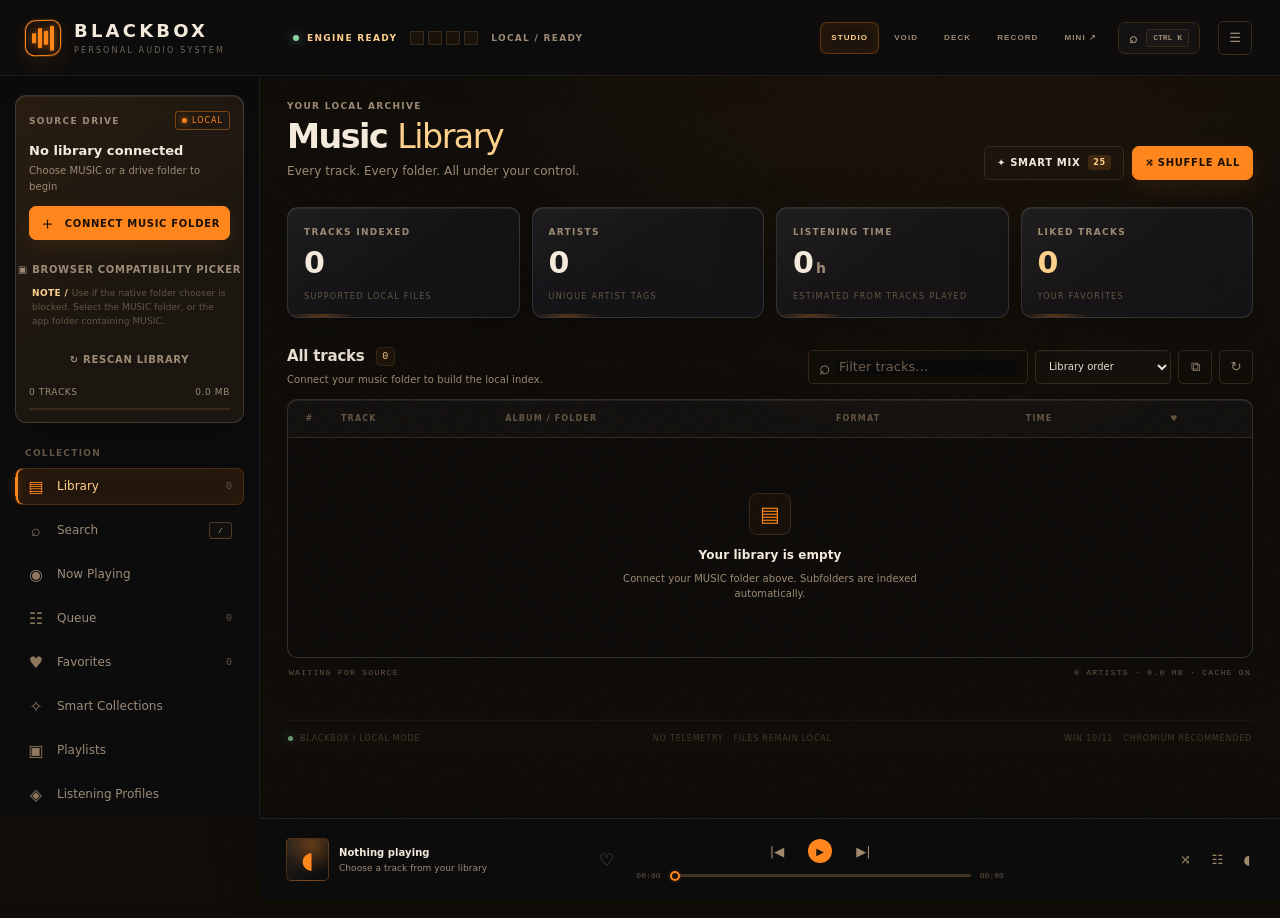
<file: index.html>
<!doctype html>
<html lang="en">
<head>
<meta charset="utf-8">
<meta name="viewport" content="width=device-width,initial-scale=1,viewport-fit=cover">
<meta name="theme-color" content="#100d09">
<meta name="description" content="BLACKBOX is a local music player for your own audio files, with playlists, listening profiles, Record Mode and audio-reactive visualizers.">
<title>BLACKBOX — Personal Audio System</title>
<link rel="stylesheet" href="style.css">
</head>
<body data-theme="AMBER" data-variant="GRADIENT" data-layout="0">
<div id="app" class="app-shell">
  <header class="topbar">
    <div class="brand-lockup">
      <div class="brand-mark"><span></span><span></span><span></span><span></span></div>
      <div><div class="brand-title">BLACKBOX</div><div class="brand-sub">PERSONAL AUDIO SYSTEM</div></div>
    </div>
    <div class="top-status">
      <div class="status-chip"><i class="status-dot" id="engine-dot"></i><span id="engine-status">ENGINE READY</span></div>
      <div class="beat-cluster" aria-label="Beat tracker"><span class="beat-box"></span><span class="beat-box"></span><span class="beat-box"></span><span class="beat-box"></span></div>
      <div class="status-chip quiet" id="clock-status">LOCAL / OFFLINE</div>
    </div>
    <div class="workspace-actions" aria-label="Workspace controls">
      <button class="workspace-mode active" data-experience="studio" title="Studio workspace">STUDIO</button>
      <button class="workspace-mode" data-experience="void" title="Immersive visualizer">VOID</button>
      <button class="workspace-mode" data-experience="deck" title="Compact player">DECK</button>
      <button class="workspace-mode record-workspace-trigger" data-experience="record" title="Continuous vinyl visualizer">RECORD</button>
      <button class="workspace-mode mini-window-trigger" id="open-mini-window" title="Open compact playback window">MINI ↗</button>
      <button class="command-trigger" id="command-open" title="Command palette (Ctrl+K)"><span>⌕</span><kbd>CTRL K</kbd></button>
    </div>
    <button class="icon-button mobile-menu" id="mobile-menu" title="Toggle navigation">☰</button>
  </header>

  <aside class="sidebar" id="sidebar">
    <div class="drive-card">
      <div class="drive-head"><span class="overline">SOURCE DRIVE</span><span class="rec-pill"><i></i> LOCAL</span></div>
      <div class="drive-name" id="drive-name">No library connected</div>
      <div class="drive-path" id="drive-path">Choose MUSIC or a drive folder to begin</div>
      <button class="primary-button full" id="connect-library"><span>＋</span> CONNECT MUSIC FOLDER</button>
      <button class="subtle-button full" id="compat-folder-picker">▣ BROWSER COMPATIBILITY PICKER</button>
      <div class="compat-picker-note">Use if the native folder chooser is blocked. Select the MUSIC folder, or the app folder containing MUSIC.</div>
      <button class="subtle-button full" id="rescan-library">↻ RESCAN LIBRARY</button>
      <div class="library-count"><span id="library-count">0 TRACKS</span><span id="library-size">0 MB</span></div>
      <div class="drive-meter"><span id="drive-meter-fill"></span></div>
    </div>
    <div class="nav-section-label">COLLECTION</div>
    <nav class="nav-list" aria-label="Main navigation">
      <button class="nav-item active" data-view="library"><span class="nav-icon">▤</span><span>Library</span><span class="nav-count" id="nav-library-count">0</span></button>
      <button class="nav-item" data-view="search"><span class="nav-icon">⌕</span><span>Search</span><kbd>/</kbd></button>
      <button class="nav-item" data-view="now"><span class="nav-icon">◉</span><span>Now Playing</span></button>
      <button class="nav-item" data-view="queue"><span class="nav-icon">☷</span><span>Queue</span><span class="nav-count" id="nav-queue-count">0</span></button>
      <button class="nav-item" data-view="favorites"><span class="nav-icon">♥</span><span>Favorites</span><span class="nav-count" id="nav-favorites-count">0</span></button>
      <button class="nav-item" data-view="collections"><span class="nav-icon">✧</span><span>Smart Collections</span></button>
      <button class="nav-item" data-view="playlists"><span class="nav-icon">▣</span><span>Playlists</span></button>
      <button class="nav-item" data-view="profiles"><span class="nav-icon">◈</span><span>Listening Profiles</span></button>
      <button class="nav-item" data-view="moments"><span class="nav-icon">✧</span><span>Track Moments</span></button>
      <button class="nav-item" data-view="recent"><span class="nav-icon">↶</span><span>Recently Played</span></button>
      <button class="nav-item" data-view="statistics"><span class="nav-icon">▥</span><span>Statistics</span></button>
    </nav>
    <div class="nav-section-label">LEARN</div>
    <button class="nav-item" data-view="guide"><span class="nav-icon">?</span><span>BLACKBOX Guide</span></button>
    <div class="sidebar-bottom">
      <div class="nav-section-label">ENGINE</div>
      <button class="nav-item" data-view="equalizer"><span class="nav-icon">≋</span><span>Equalizer</span></button>
      <button class="nav-item" data-view="tools"><span class="nav-icon">⌘</span><span>Tools & Colors</span></button>
      <button class="nav-item" data-view="settings"><span class="nav-icon">⚙</span><span>Settings</span></button>
      <div class="sidebar-note"><span class="note-led"></span><span>Files stay on your device.<br>Internet is only used when you request lyrics.</span></div>
    </div>
  </aside>

  <main class="main-content" id="main-content">
    <section class="view active" id="view-library" data-view-panel="library">
      <div class="page-heading"><div><div class="eyebrow">YOUR LOCAL ARCHIVE</div><h1>Music <span>Library</span></h1><p class="page-description">Every track. Every folder. All under your control.</p></div><div class="heading-actions"><button class="outline-button" id="smart-mix">✦ SMART MIX <small>25</small></button><button class="primary-button" id="shuffle-all">⤨ SHUFFLE ALL</button></div></div>
      <div class="metric-row">
        <div class="metric-card"><span class="metric-label">TRACKS INDEXED</span><strong id="metric-tracks">0</strong><span class="metric-foot">SUPPORTED LOCAL FILES</span></div>
        <div class="metric-card"><span class="metric-label">ARTISTS</span><strong id="metric-artists">0</strong><span class="metric-foot">UNIQUE ARTIST TAGS</span></div>
        <div class="metric-card"><span class="metric-label">LISTENING TIME</span><strong id="metric-time">0<span>h</span></strong><span class="metric-foot">ESTIMATED FROM TRACKS PLAYED</span></div>
        <div class="metric-card accent-metric"><span class="metric-label">LIKED TRACKS</span><strong id="metric-liked">0</strong><span class="metric-foot">YOUR FAVORITES</span></div>
      </div>
      <div class="section-toolbar"><div><h2>All tracks <span class="count-badge" id="library-section-count">0</span></h2><span class="muted" id="library-message">Connect your music folder to build the local index.</span></div><div class="toolbar-controls"><label class="search-box"><span>⌕</span><input id="library-search" type="search" placeholder="Filter tracks…" autocomplete="off"></label><select id="library-sort" aria-label="Sort tracks"><option value="index">Library order</option><option value="title">Title A–Z</option><option value="artist">Artist A–Z</option><option value="album">Album A–Z</option><option value="plays">Most played</option><option value="recent">Recently added</option><option value="rating">Highest rated</option><option value="genre">Genre A–Z</option></select><button class="square-button" id="find-duplicates" title="Find duplicate audio files">⧉</button><button class="square-button" id="library-refresh" title="Rescan library">↻</button></div></div>
      <div class="track-table-wrap"><table class="track-table"><thead><tr><th class="col-index">#</th><th>TRACK</th><th>ALBUM / FOLDER</th><th>FORMAT</th><th>TIME</th><th class="col-like">♥</th><th class="col-menu"></th></tr></thead><tbody id="library-rows"><tr class="empty-row"><td colspan="7"><div class="empty-state"><div class="empty-symbol">▤</div><strong>Your library is empty</strong><span>Connect your MUSIC folder above. Subfolders are indexed automatically.</span></div></td></tr></tbody></table></div>
      <div class="table-footer"><span id="library-footer-left">WAITING FOR SOURCE</span><span id="library-footer-right">ID3 TAGS · RECURSIVE INDEX · LOCAL CACHE</span></div>
    </section>

    <section class="view" id="view-search" data-view-panel="search">
      <div class="page-heading"><div><div class="eyebrow">FIND YOUR FREQUENCY</div><h1>Search <span>Archive</span></h1><p class="page-description">Search titles, artists, albums, file names, and folders.</p></div></div>
      <label class="global-search"><span>⌕</span><input id="global-search" type="search" placeholder="Try an artist, title, album, or path…" autocomplete="off"><kbd>ESC</kbd></label>
      <div class="section-toolbar"><div><h2>Results <span class="count-badge" id="search-count">0</span></h2><span class="muted" id="search-hint">Type to search the connected library.</span></div></div>
      <div class="track-table-wrap"><table class="track-table"><thead><tr><th class="col-index">#</th><th>TRACK</th><th>ALBUM / FOLDER</th><th>FORMAT</th><th>TIME</th><th class="col-like">♥</th><th class="col-menu"></th></tr></thead><tbody id="search-rows"></tbody></table></div>
    </section>

    <section class="view" id="view-now" data-view-panel="now">
      <div class="page-heading compact-heading"><div><div class="eyebrow">DECK A / LIVE SIGNAL</div><h1>Now <span>Playing</span></h1><p class="page-description">Listen, watch the signal, and tune the engine.</p></div><div class="heading-actions"><button class="outline-button" id="open-lyrics">◎ LYRICS <kbd>G</kbd></button><button class="outline-button" id="show-equalizer">≋ EQUALIZER</button><button class="outline-button" id="show-queue">☷ UP NEXT <kbd>TAB</kbd></button><button class="outline-button" id="album-mode">◉ RECORD MODE</button><button class="outline-button" id="similar-tracks">✧ SIMILAR</button><button class="outline-button" id="save-track-moment">✦ SAVE MOMENT</button></div></div>
      <section class="record-workspace" id="record-workspace" aria-label="Record visualizer workspace">
        <div class="record-ambient record-ambient-a"></div><div class="record-ambient record-ambient-b"></div>
        <div class="record-workspace-top"><div><span class="eyebrow">BLACKBOX / RECORD EXPERIENCE</span><h2>Let the record <span>run.</span></h2><p>One continuous vinyl visualizer for whatever is currently playing.</p></div><div class="record-top-actions"><button class="outline-button" id="record-lyrics-toggle">LYRICS OVERLAY</button><button class="outline-button" id="record-save-moment-top">SAVE MOMENT</button><button class="outline-button" id="record-exit">BACK TO PLAYER ↗</button></div></div>
        <div class="record-layout">
          <div class="record-visual-card glass-panel">
            <div class="record-light-orbit"></div>
            <div class="record-pulse-wrap" id="record-pulse-wrap" style="--record-pulse:1">
              <div class="record-disc" id="record-disc" aria-label="Continuously spinning vinyl record">
                <div class="record-grooves"></div><div class="record-reflection"></div><div class="record-label-well"></div>
                <img class="record-label-art" id="record-label-art" alt="" draggable="false">
                <img class="record-label-art record-label-art-next" id="record-next-label-art" alt="" draggable="false">
                <span class="record-label-ring"></span><span class="record-spindle"></span>
              </div>
            </div>
            <div class="record-status-line"><span><i></i> VINYL MOTOR</span><span id="record-motion-status">IDLE / READY</span></div>
            <div class="record-control-row"><button class="record-control" id="record-previous" title="Previous track">|◀</button><button class="record-control record-play" id="record-play" title="Play / pause">▶</button><button class="record-control" id="record-next" title="Next track">▶|</button><button class="record-control record-favorite" id="record-favorite" title="Favorite current track">♡</button></div>
            <div class="record-progress"><span id="record-time-current">00:00</span><input id="record-seek" type="range" min="0" max="1000" value="0" aria-label="Seek current track from Record workspace"><span id="record-time-duration">00:00</span></div>
            <div class="record-drive-settings"><label><span>ROTATION DRIVE</span><input id="record-speed-setting" type="range" min="25" max="100" value="58"><output id="record-speed-output">58%</output></label><label><span>BASS RESPONSE</span><input id="record-bass-setting" type="range" min="0" max="100" value="64"><output id="record-bass-output">64%</output></label></div>
          </div>
          <div class="record-side-column">
            <div class="record-track-card glass-panel"><span class="eyebrow">NOW ON THE TURNTABLE</span><div class="record-current-track"><div class="record-track-art" id="record-track-art">◖</div><div class="record-track-copy"><h3 id="record-track-title">No track selected</h3><p id="record-track-artist">Connect your local music library.</p><span id="record-track-album">NO ALBUM SELECTED</span></div></div><div class="record-transition-row"><span class="record-transition-led"></span><span>ARTWORK & LIGHT TRANSITIONS</span><span id="record-transition-label">READY</span></div></div>
            <div class="record-lyrics-card glass-panel" id="record-lyrics-panel"><div class="panel-heading"><div><span class="eyebrow">LYRICS / IMMERSIVE OVERLAY</span><h3>Words in the glow</h3></div><button class="mini-button" id="record-lyrics-close">HIDE</button></div><div class="record-lyrics-lines" id="record-lyrics-lines"><div class="lyrics-empty"><strong>Lyrics appear here</strong><p>Load local .lrc/.txt lyrics or use GET in Now Playing.</p></div></div></div>
            <div class="record-moments-card glass-panel"><div class="panel-heading"><div><span class="eyebrow">PERSONAL MARKERS</span><h3>Track moments</h3></div><button class="mini-button" id="record-save-moment">＋ SAVE</button></div><div id="record-moments-mini" class="record-moments-mini"><div class="small-empty">Bookmark a moment in the current track.</div></div><button class="text-action" id="record-all-moments">VIEW ALL MOMENTS →</button></div>
          </div>
        </div>
      </section>
      <div class="player-layout" id="player-layout">
        <div class="player-main-column">
          <div class="visualizer-card" id="visualizer-card">
            <div class="visualizer-top"><div class="visualizer-label"><span class="rec-light"></span><span>LIVE SIGNAL ANALYZER</span><span class="sim-tag" id="analyzer-badge">WEB AUDIO</span></div><div class="visualizer-meta"><button class="viz-mode-switch" id="viz-cycle" title="Switch visualizer (V)"><span id="viz-mode-label">SPECTRUM</span><span aria-hidden="true">↻</span></button><span class="tiny-divider">/</span><span id="viz-bpm">-- BPM</span><button class="viz-fullscreen" id="viz-fullscreen" title="Fullscreen visualizer">⛶</button></div></div>
            <canvas id="visualizer" aria-label="Audio visualizer"></canvas>
            <div class="visualizer-bottom"><span id="viz-frequency">FFT / 2048</span><span id="viz-beat-state">WAITING FOR AUDIO</span><span id="viz-sensitivity">SENS 0</span></div>
            <div class="viz-flash" id="viz-flash"></div>
          </div>
          <div class="track-now-card">
            <div class="track-now-art" id="track-art" aria-label="Album artwork"><span class="art-grid"></span><span class="art-glyph">◖</span><span class="art-foot">BLACKBOX</span></div>
            <div class="track-now-meta"><div class="eyebrow">CURRENT SELECTION <span class="playing-eq"><i></i><i></i><i></i></span></div><h2 id="now-title" title="No track selected">No track selected</h2><div class="now-artist" id="now-artist">Connect a folder and choose a track</div><div class="now-tags"><span id="now-album-tag">NO ALBUM</span><span id="now-format-tag">---</span><span id="now-status-tag">READY</span></div><div class="now-next"><span class="overline">NEXT UP</span><span id="next-track-label">Queue is empty</span></div></div>
            <div class="vinyl-stage" id="vinyl-stage" aria-label="Standalone spinning vinyl record">
              <div class="vinyl-disc" id="vinyl-disc" aria-hidden="true"><span class="vinyl-groove-light"></span><div class="vinyl-label" id="vinyl-label"><span class="vinyl-label-fallback">BB</span></div><span class="vinyl-spindle"></span></div>
            </div>
            <button class="favorite-big" id="now-favorite" title="Toggle favorite">♡</button>
          </div>
          <div class="transport-card">
            <div class="transport-topline"><span id="transport-state">STOPPED</span><span id="time-remaining">−00:00</span></div>
            <div class="waveform-wrap"><canvas id="track-waveform" role="slider" tabindex="0" aria-label="Track waveform. Click or use arrow keys to seek." aria-valuemin="0" aria-valuemax="1000" aria-valuenow="0"></canvas><span id="waveform-status">WAVEFORM READY</span></div>
            <div class="progress-wrap"><span class="time-readout" id="time-current">00:00</span><input type="range" min="0" max="1000" value="0" id="seek-slider" aria-label="Seek track"><span class="time-readout" id="time-duration">00:00</span></div>
            <div class="transport-controls"><button class="transport-small" id="shuffle-toggle" title="Smart shuffle (S)">⤨</button><button class="transport-small" id="previous-track" title="Previous (B)">|◀</button><button class="transport-play" id="play-toggle" title="Play / Pause (Space)">▶</button><button class="transport-small" id="next-track" title="Next (N)">▶|</button><button class="transport-small" id="repeat-toggle" title="Repeat (R)">↻<small id="repeat-one-label"></small></button><span class="transport-divider"></span><button class="transport-small" id="loop-toggle" title="A–B loop (A)">A↔B</button><button class="transport-small" id="mute-toggle" title="Mute (M)">◖</button><div class="volume-control"><span>VOL</span><input type="range" min="0" max="100" value="85" id="volume-slider" aria-label="Volume"><span id="volume-label">85</span></div><button class="transport-small speed-button" id="speed-cycle" title="Playback speed ([ / ])"><span id="speed-label">1.0×</span></button></div>
            <div class="transport-bottomline"><span id="loop-state">A–B LOOP OFF</span><span id="crossfade-state">CROSSFADE 4S</span><button class="text-action" id="sleep-timer">◷ SLEEP TIMER <span id="sleep-label"></span></button></div>
          </div>
        </div>
        <aside class="player-side-column">
          <div class="lyrics-card" id="lyrics-card"><div class="panel-heading"><div><span class="eyebrow">LYRICS / TIMELINE</span><h3>Live lyrics</h3></div><button class="mini-button" id="lyrics-fetch" title="Fetch lyrics from LRCLIB (internet used only on click)">↧ GET</button></div><div class="lyrics-content" id="lyrics-content"><div class="lyrics-empty"><span>♫</span><strong>Words when you need them.</strong><p>Put a matching <code>.lrc</code> or <code>.txt</code> next to your track, or press G to request lyrics.</p></div></div><div class="lyrics-footer"><span id="lyrics-source">NO LYRICS LOADED</span><span id="lyrics-offset">SYNC +0MS</span></div></div>
          <div class="beat-card"><div class="panel-heading"><div><span class="eyebrow">RHYTHM ANALYSIS</span><h3>Beat sync</h3></div><span class="live-pill"><i></i> LIVE</span></div><div class="bpm-display"><strong id="bpm-large">--</strong><span>BPM</span><button id="manual-hit" class="hit-button" title="Manual beat hit (H)">HIT <kbd>H</kbd></button></div><div class="beat-levels"><div><span>KICK</span><div class="level-track"><i id="kick-level"></i></div></div><div><span>SNARE / HAT</span><div class="level-track"><i id="snare-level"></i></div></div></div><div class="beat-controls"><button class="mini-button" id="sync-minus">K −25MS</button><span id="sync-value">0MS</span><button class="mini-button" id="sync-plus">L +25MS</button></div></div>
          <div class="up-next-card"><div class="panel-heading"><div><span class="eyebrow">PLAYBACK QUEUE</span><h3>Up next</h3></div><button class="text-action" id="queue-view-link">VIEW ALL →</button></div><div id="up-next-list" class="up-next-list"><div class="small-empty">Queue tracks appear here.</div></div></div>
        </aside>
      </div>
    </section>

    <section class="view" id="view-queue" data-view-panel="queue">
      <div class="page-heading"><div><div class="eyebrow">ORDER OF PLAY</div><h1>Playback <span>Queue</span></h1><p class="page-description">Reorder, remove, or play tracks from here.</p></div><div class="heading-actions"><button class="outline-button" id="save-queue-playlist">SAVE AS PLAYLIST</button><button class="danger-outline-button" id="clear-queue">CLEAR QUEUE</button></div></div>
      <div class="section-toolbar"><div><h2>Queued tracks <span class="count-badge" id="queue-count">0</span></h2><span class="muted">Queue order is kept in your saved session.</span></div><button class="primary-button" id="play-queue">▶ PLAY QUEUE</button></div>
      <div class="track-table-wrap"><table class="track-table"><thead><tr><th class="col-index">#</th><th>TRACK</th><th>ALBUM / FOLDER</th><th>FORMAT</th><th>TIME</th><th class="col-like">♥</th><th class="col-menu">MOVE</th></tr></thead><tbody id="queue-rows"></tbody></table></div>
    </section>

    <section class="view" id="view-favorites" data-view-panel="favorites">
      <div class="page-heading"><div><div class="eyebrow">PERSONAL ROTATION</div><h1>Your <span>Favorites</span></h1><p class="page-description">Your liked songs, remembered between visits.</p></div><div class="heading-actions"><button class="primary-button" id="play-favorites">▶ PLAY FAVORITES</button></div></div>
      <div class="section-toolbar"><div><h2>Liked tracks <span class="count-badge" id="favorites-count">0</span></h2><span class="muted">Press F on the player to toggle a favorite.</span></div></div>
      <div class="track-table-wrap"><table class="track-table"><thead><tr><th class="col-index">#</th><th>TRACK</th><th>ALBUM / FOLDER</th><th>FORMAT</th><th>TIME</th><th class="col-like">♥</th><th class="col-menu"></th></tr></thead><tbody id="favorites-rows"></tbody></table></div>
    </section>

    <section class="view" id="view-playlists" data-view-panel="playlists">
      <div class="page-heading"><div><div class="eyebrow">CURATED SEQUENCES</div><h1>Play <span>lists</span></h1><p class="page-description">M3U8 playlists, backed up on your drive when connected.</p></div><div class="heading-actions"><button class="outline-button" id="import-playlist">↥ IMPORT M3U8</button><button class="outline-button" id="create-smart-playlist">✦ SMART PLAYLIST</button><button class="primary-button" id="create-playlist">＋ NEW PLAYLIST</button><input type="file" id="playlist-file-input" accept=".m3u,.m3u8,text/plain" hidden></div></div>
      <div class="playlist-grid" id="playlist-grid"></div>
      <div class="playlist-detail hidden" id="playlist-detail"><div class="section-toolbar"><div><button class="text-action" id="playlist-back">← ALL PLAYLISTS</button><h2 id="playlist-detail-title">Playlist</h2><span class="muted" id="playlist-detail-subtitle"></span></div><div class="toolbar-controls"><button class="outline-button" id="playlist-smart">✦ SMART SHUFFLE</button><button class="primary-button" id="playlist-play">▶ PLAY</button><button class="square-button" id="playlist-menu" title="Playlist actions">•••</button></div></div><div class="track-table-wrap"><table class="track-table"><thead><tr><th class="col-index">#</th><th>TRACK</th><th>ALBUM / FOLDER</th><th>FORMAT</th><th>TIME</th><th class="col-like">♥</th><th class="col-menu">MOVE</th></tr></thead><tbody id="playlist-rows"></tbody></table></div></div>
    </section>

    <section class="view" id="view-collections" data-view-panel="collections">
      <div class="page-heading"><div><div class="eyebrow">AUTOMATICALLY CURATED</div><h1>Smart <span>Collections</span></h1><p class="page-description">Fresh paths into the music you already own. Collections are built locally from your library and listening history.</p></div><div class="heading-actions"><button class="outline-button" id="refresh-collections">↻ REFRESH</button><button class="primary-button" id="discover-mix">✧ DISCOVERY MIX</button></div></div>
      <div class="collection-grid" id="smart-collection-grid"></div>
      <div class="section-toolbar"><div><h2>Collection preview</h2><span class="muted" id="collection-description">Choose a collection to see its tracks.</span></div><button class="primary-button" id="play-collection" disabled>▶ PLAY COLLECTION</button></div>
      <div class="track-table-wrap"><table class="track-table"><thead><tr><th class="col-index">#</th><th>TRACK</th><th>ALBUM / FOLDER</th><th>FORMAT</th><th>TIME</th><th class="col-like">♥</th><th class="col-menu"></th></tr></thead><tbody id="collection-rows"></tbody></table></div>
    </section>

    <section class="view" id="view-recent" data-view-panel="recent">
      <div class="page-heading"><div><div class="eyebrow">YOUR LISTENING TRAIL</div><h1>Recently <span>Played</span></h1><p class="page-description">The tracks most recently in rotation.</p></div><div class="heading-actions"><button class="outline-button" id="clear-history">CLEAR HISTORY</button></div></div>
      <div class="section-toolbar"><div><h2>History <span class="count-badge" id="recent-count">0</span></h2><span class="muted">Listening history is saved locally.</span></div></div>
      <div class="track-table-wrap"><table class="track-table"><thead><tr><th class="col-index">#</th><th>TRACK</th><th>ALBUM / FOLDER</th><th>FORMAT</th><th>TIME</th><th class="col-like">♥</th><th class="col-menu"></th></tr></thead><tbody id="recent-rows"></tbody></table></div>
    </section>

    <section class="view" id="view-profiles" data-view-panel="profiles">
      <div class="page-heading"><div><div class="eyebrow">PERSONAL LISTENING ENVIRONMENTS</div><h1>Listening <span>Profiles</span></h1><p class="page-description">Save complete combinations of theme, EQ, crossfade, workspace and visualizer settings.</p></div><div class="heading-actions"><button class="primary-button" id="profile-create">＋ SAVE CURRENT AS PROFILE</button></div></div>
      <div class="profiles-intro glass-panel"><div class="profiles-intro-mark">◈</div><div><strong>One tap changes your listening setup.</strong><p>Profiles store preferences, not music files. Your tracks stay in your local library.</p></div><button class="outline-button" id="profile-reset">RESET PROFILE CHANGES</button></div>
      <div class="profiles-grid" id="profiles-grid"><div class="empty-state"><div class="empty-symbol">◈</div><strong>No saved profiles yet</strong><span>Set up the sound and look you like, then save it above.</span></div></div>
    </section>

    <section class="view" id="view-moments" data-view-panel="moments">
      <div class="page-heading"><div><div class="eyebrow">YOUR PERSONAL TRACK MARKERS</div><h1>Track <span>Moments</span></h1><p class="page-description">Bookmark timestamps, remember the drop, save a lyric, or keep a note for later.</p></div><div class="heading-actions"><button class="primary-button" id="moments-save-current">✦ SAVE CURRENT MOMENT</button></div></div>
      <div class="moments-summary glass-panel"><div><span class="eyebrow">SAVED MOMENTS</span><strong id="moments-total">0</strong></div><div><span class="eyebrow">CURRENT TRACK</span><strong id="moments-current-track">No track selected</strong></div><div><span class="eyebrow">STORAGE</span><strong id="moments-storage-state">Browser + portable Data</strong></div></div>
      <div class="section-toolbar"><div><h2>Your bookmarks</h2><span class="muted">Click a saved moment to return to its timestamp.</span></div><div class="toolbar-controls"><input type="search" id="moments-search" placeholder="Filter tracks or notes…" aria-label="Filter track moments"><button class="outline-button" id="moments-export">EXPORT MOMENTS</button></div></div>
      <div class="moments-list" id="moments-list"><div class="small-empty">Save a moment while music is playing.</div></div>
    </section>

    <section class="view" id="view-statistics" data-view-panel="statistics">
      <div class="page-heading"><div><div class="eyebrow">SIGNAL INTELLIGENCE</div><h1>Library <span>Statistics</span></h1><p class="page-description">Your collection and listening habits, calculated on this device.</p></div><div class="heading-actions"><button class="outline-button" id="import-data">IMPORT BACKUP</button><button class="outline-button" id="export-data">EXPORT EVERYTHING ZIP</button><input type="file" id="data-file-input" accept=".zip,.json,application/zip,application/json" hidden></div></div>
      <div class="stats-grid" id="statistics-metrics"></div>
      <div class="stats-panels"><div class="panel-card"><div class="panel-heading"><div><span class="eyebrow">BY TRACK COUNT</span><h3>Top artists</h3></div></div><div id="top-artists" class="stat-bars"></div></div><div class="panel-card"><div class="panel-heading"><div><span class="eyebrow">PLAY COUNT ≥ 30 SECONDS</span><h3>Most played</h3></div></div><div id="most-played" class="rank-list"></div></div><div class="panel-card"><div class="panel-heading"><div><span class="eyebrow">FILE DISTRIBUTION</span><h3>Formats</h3></div></div><div id="format-stats" class="stat-bars"></div></div><div class="panel-card listening-trend-panel"><div class="panel-heading"><div><span class="eyebrow">YOUR LOCAL LISTENING HISTORY</span><h3>Listening footprint</h3></div><span class="muted" id="listening-trend-total">No session data yet</span></div><div id="listening-trend" class="listening-trend"></div><p class="setting-note">Daily listening time is measured from active playback in this browser. Older play-count estimates are kept separate from measured time.</p></div></div>
    </section>

    <section class="view" id="view-tools" data-view-panel="tools">
      <div class="page-heading"><div><div class="eyebrow">MAINTENANCE & DIAGNOSTICS</div><h1>Tools <span>& Colors</span></h1><p class="page-description">Index, verify playback, inspect the audio analyzer, and preview every theme.</p></div></div>
      <div class="tools-grid"><button class="tool-card" id="tool-rebuild"><span class="tool-icon">↻</span><span><strong>Rebuild library index</strong><small>Force a full recursive scan and refresh cached tags.</small></span><span class="tool-arrow">→</span></button><button class="tool-card" id="tool-audio-test"><span class="tool-icon">♫</span><span><strong>Audio output test</strong><small>Play a short 880 Hz test tone through the browser output.</small></span><span class="tool-arrow">→</span></button><button class="tool-card" id="tool-decoder-test"><span class="tool-icon">▷</span><span><strong>Decoder test</strong><small>Attempt a five-second playback check on the first indexed MP3.</small></span><span class="tool-arrow">→</span></button><button class="tool-card" id="tool-analyzer"><span class="tool-icon">∿</span><span><strong>Analyzer information</strong><small>Inspect Web Audio availability and current signal state.</small></span><span class="tool-arrow">→</span></button><button class="tool-card" id="tool-lyrics-folder"><span class="tool-icon">♫</span><span><strong>Lyrics storage</strong><small>Use Data/Lyrics in the connected drive root when available.</small></span><span class="tool-arrow">→</span></button><button class="tool-card" id="tool-session"><span class="tool-icon">◷</span><span><strong>Resume session</strong><small>Restore the saved queue, current track, and playback position.</small></span><span class="tool-arrow">→</span></button><button class="tool-card" id="tool-duplicates"><span class="tool-icon">⧉</span><span><strong>Duplicate finder</strong><small>Compare file size and audio fingerprints to find possible duplicate files.</small></span><span class="tool-arrow">→</span></button><button class="tool-card" id="tool-missing-art"><span class="tool-icon">▧</span><span><strong>Missing artwork scan</strong><small>Check embedded covers; attach local art from Track Actions.</small></span><span class="tool-arrow">→</span></button><button class="tool-card" id="tool-output-devices"><span class="tool-icon">⌁</span><span><strong>Audio output</strong><small>Choose a supported playback device.</small></span><span class="tool-arrow">→</span></button></div>
      <div class="section-toolbar theme-toolbar-heading"><div><h2>Color themes <span class="count-badge">13</span></h2><span class="muted">C changes the theme · X changes the color variant · D toggles disco.</span></div><div class="toolbar-controls"><select id="theme-variant"><option>GRADIENT</option><option>SOLID</option><option>REVERSE</option><option>DUO</option></select><button class="outline-button" id="disco-toggle">DISCO OFF</button></div></div>
      <div class="theme-grid" id="theme-grid"></div>
      <div class="settings-panel visualizer-custom-panel"><div class="settings-title"><span class="tool-icon">✺</span><div><h3>Visualizer Studio</h3><p>Per-mode motion settings and an optional custom palette. These controls keep the six existing visualizers and only change their rendering parameters.</p></div></div>
        <label class="setting-row"><span><strong>Glow strength</strong><small>Reduce glow to improve performance on older GPUs.</small></span><input type="range" id="setting-viz-glow" min="0" max="100" value="72"><output id="viz-glow-output">72</output></label>
        <label class="setting-row"><span><strong>Motion smoothing</strong><small>Higher values smooth sudden peaks more aggressively.</small></span><input type="range" id="setting-viz-smoothing" min="0" max="100" value="62"><output id="viz-smoothing-output">62</output></label>
        <label class="setting-row"><span><strong>Render quality</strong><small>Balanced is recommended for the Trap Ring visualizer.</small></span><select id="setting-viz-quality"><option value="performance">Performance</option><option value="balanced" selected>Balanced</option><option value="high">High detail</option></select></label>
        <label class="setting-row"><span><strong>Use custom palette</strong><small>Overrides the selected theme for the visualizers only.</small></span><input type="checkbox" id="setting-custom-palette"></label>
        <div class="palette-color-row"><label>SHADOW <input type="color" id="palette-color-1" value="#5a1e00"></label><label>PRIMARY <input type="color" id="palette-color-2" value="#ff7a00"></label><label>HIGHLIGHT <input type="color" id="palette-color-3" value="#ffd678"></label><button class="outline-button" id="save-palette">SAVE PALETTE</button><select id="saved-palette-select" aria-label="Saved custom palette"><option value="">Saved palettes…</option></select><button class="outline-button" id="load-palette">LOAD</button></div>
        <div class="viz-look-toolbar"><div class="viz-look-copy"><strong>Visualizer Studio Pro</strong><span>Save a complete look for this mode: palette, sensitivity, motion, glow and quality.</span></div><label class="viz-look-select-label">SAVED LOOKS<select id="viz-look-select"><option value="">Choose a saved look…</option></select></label><button class="outline-button" id="viz-look-save">SAVE CURRENT LOOK</button><button class="outline-button" id="viz-look-apply">APPLY</button><button class="danger-outline-button" id="viz-look-delete">DELETE</button></div>
        <p class="setting-note">The Trap Ring uses fewer, batched draw calls in Performance/Balanced mode to avoid per-frame glow overhead. Named looks are separate from theme presets and can be exported in the full backup.</p>
      </div>
      <div class="section-toolbar"><div><h2>Visualizer modes</h2><span class="muted">The browser visualizer analyzes audio played by this player.</span></div><div class="toolbar-controls"><button class="outline-button" data-viz="0">1 SPECTRUM</button><button class="outline-button" data-viz="1">2 MIRROR</button><button class="outline-button" data-viz="2">3 LED</button><button class="outline-button" data-viz="3">4 OFF</button><button class="outline-button" data-viz="4">5 TRAP RING</button><button class="outline-button" data-viz="5">6 MONSTERCAT</button></div></div>
    </section>

    <section class="view" id="view-equalizer" data-view-panel="equalizer">
      <div class="page-heading"><div><div class="eyebrow">SIGNAL SHAPING</div><h1>Audio <span>Equalizer</span></h1><p class="page-description">Shape the playback tone locally. Changes affect audio played by BLACKBOX in this browser.</p></div><div class="heading-actions"><button class="outline-button" id="eq-reset">RESET FLAT</button><button class="primary-button" id="eq-enabled-toggle" aria-pressed="false">EQ BYPASS</button></div></div>
      <div class="eq-toolbar"><div><span class="eyebrow">PRESET</span><select id="eq-preset" aria-label="Equalizer preset"><option value="Flat">Flat</option><option value="Bass Boost">Bass Boost</option><option value="Bass Cut">Bass Cut</option><option value="Vocal Presence">Vocal Presence</option><option value="Treble Lift">Treble Lift</option><option value="Warm">Warm</option><option value="Electronic">Electronic</option><option value="Rock">Rock</option><option value="Night Listening">Night Listening</option><option value="Custom" disabled>Custom curve</option></select></div><div class="eq-readout"><span class="eyebrow">OUTPUT</span><strong id="eq-state-label">FLAT · BYPASSED</strong></div></div>
      <div class="saved-eq-row"><label for="saved-eq-preset-select">SAVED EQ PRESETS<select id="saved-eq-preset-select"><option value="">Saved presets…</option></select></label><button class="outline-button" id="save-eq-preset">SAVE CURRENT AS…</button><button class="outline-button" id="load-eq-preset">LOAD</button><button class="outline-button" id="delete-eq-preset">DELETE</button></div>
      <div class="equalizer-panel"><div class="eq-preamp"><label for="eq-preamp">PREAMP</label><input type="range" id="eq-preamp" min="-12" max="12" step="0.5" value="0"><output id="eq-preamp-output">0 dB</output></div><div class="eq-band-grid" id="eq-band-grid"></div><div class="eq-scale"><span>−12 dB</span><span>0 dB</span><span>+12 dB</span></div></div>
      <div class="eq-info-grid"><div class="panel-card"><span class="eyebrow">AUDIO CHAIN</span><h3>Live signal path</h3><div class="signal-chain"><span>PLAYER</span><b>→</b><span>VOLUME</span><b>→</b><span>10-BAND EQ</span><b>→</b><span>OUTPUT</span></div><p class="setting-note">The analyzer and beat tracker remain connected to playback. Browser system audio outside BLACKBOX is not processed.</p></div><div class="panel-card"><span class="eyebrow">SOUND PRESETS</span><h3>Fast adjustments</h3><div class="eq-preset-actions"><button class="outline-button" data-eq-preset="Warm">WARM</button><button class="outline-button" data-eq-preset="Vocal Presence">VOCALS</button><button class="outline-button" data-eq-preset="Bass Boost">BASS</button><button class="outline-button" data-eq-preset="Night Listening">NIGHT</button></div><p class="setting-note">Presets are starting points. Move any band afterward to create a custom curve; it is saved with your local settings.</p></div></div>
      <div class="settings-panel audio-output-panel"><div class="settings-title"><span class="tool-icon">◖</span><div><h3>Loudness & output</h3><p>Use embedded ReplayGain track values when available; otherwise BLACKBOX estimates loudness during the first seconds of a track. It is an RMS estimate, not certified LUFS mastering.</p></div></div>
        <label class="setting-row"><span><strong>Level matching</strong><small>Reduce jumps between quieter and louder local tracks.</small></span><input type="checkbox" id="setting-level-match"></label>
        <label class="setting-row"><span><strong>Stereo width</strong><small>Optional mid-side widening. 100% is unchanged; this is not Dolby Atmos.</small></span><input type="range" id="setting-spatial-width" min="100" max="160" step="5" value="100" aria-label="Stereo width"><output id="spatial-width-output">100%</output></label>
        <div class="output-device-row"><label for="output-device-select">OUTPUT DEVICE</label><select id="output-device-select"><option value="default">System default output</option></select><button class="outline-button" id="refresh-output-devices">REFRESH</button><button class="outline-button" id="apply-output-device">APPLY</button></div>
      </div>
    </section>

    <section class="view" id="view-settings" data-view-panel="settings">
      <div class="page-heading"><div><div class="eyebrow">PERSONAL CONFIGURATION</div><h1>Engine <span>Settings</span></h1><p class="page-description">Preferences auto-save locally. Use the full ZIP backup to carry everything through browser-data clears or between machines.</p></div><button class="outline-button" id="reset-settings">RESET DEFAULTS</button></div>
      <div class="settings-sections">
        <div class="settings-panel"><div class="settings-title"><span class="tool-icon">♫</span><div><h3>Playback</h3><p>Transport behavior and the mix between tracks.</p></div></div><label class="setting-row"><span><strong>Default volume</strong><small>Starting output level</small></span><input type="range" id="setting-volume" min="0" max="100" value="85"><output id="setting-volume-output">85%</output></label><label class="setting-row"><span><strong>Crossfade duration</strong><small>Standby deck fades into the next track</small></span><select id="setting-crossfade"><option value="0">Off</option><option value="2">2 seconds</option><option value="4">4 seconds</option><option value="6">6 seconds</option><option value="8">8 seconds</option></select></label><label class="setting-row"><span><strong>Seek step</strong><small>Left/right arrow jump amount</small></span><select id="setting-seek"><option value="1">1 second</option><option value="5">5 seconds</option><option value="10">10 seconds</option><option value="15">15 seconds</option><option value="30">30 seconds</option></select></label><label class="setting-row"><span><strong>Pulse effects</strong><small>Beat flashes, pulse and border glow</small></span><input type="checkbox" id="setting-pulse" checked></label><label class="setting-row"><span><strong>Startup animation</strong><small>Show the brief engine boot sequence</small></span><input type="checkbox" id="setting-boot" checked></label><label class="setting-row"><span><strong>Reduce motion</strong><small>Limit interface animation and beat flashes</small></span><input type="checkbox" id="setting-reduced-motion"></label><label class="setting-row"><span><strong>Artwork color ambience</strong><small>Use subtle accents from embedded covers without changing your theme</small></span><input type="checkbox" id="setting-artwork-tint" checked></label></div>
        <div class="settings-panel"><div class="settings-title"><span class="tool-icon">∿</span><div><h3>Visualizer & rhythm</h3><p>Sensitivity, beat timing, and display layout.</p></div></div><label class="setting-row"><span><strong>Visualizer sensitivity</strong><small>Raise it for quieter audio</small></span><input type="range" id="setting-sensitivity" min="-12" max="12" value="0"><output id="sensitivity-output">0</output></label><label class="setting-row"><span><strong>Visual delay</strong><small>Offset beat flashes to match your output latency</small></span><input type="range" id="setting-sync" min="0" max="300" step="25" value="0"><output id="sync-output">0 ms</output></label><label class="setting-row"><span><strong>Visualizer layout</strong><small>Balanced / lyrics focus / visual focus</small></span><select id="setting-layout"><option value="0">Balanced</option><option value="1">Lyrics focus</option><option value="2">Visual focus</option></select></label><label class="setting-row"><span><strong>Disco style</strong><small>Rainbow / pulse / ripple</small></span><select id="setting-disco-style"><option value="0">Rainbow</option><option value="1">Pulse</option><option value="2">Ripple</option></select></label></div>
        <div class="settings-panel"><div class="settings-title"><span class="tool-icon">◈</span><div><h3>Display modules</h3><p>Keep the panels you use. Hidden modules can be restored here at any time.</p></div></div><label class="setting-row"><span><strong>Visualizer</strong><small>Main live audio display</small></span><input type="checkbox" id="setting-panel-visualizer" checked></label><label class="setting-row"><span><strong>Album artwork</strong><small>Now-playing cover and compact cover</small></span><input type="checkbox" id="setting-panel-artwork" checked></label><label class="setting-row"><span><strong>Lyrics panel</strong><small>Synced lyrics and karaoke line</small></span><input type="checkbox" id="setting-panel-lyrics" checked></label><label class="setting-row"><span><strong>Beat monitor</strong><small>BPM, kick/snare levels and synchronization</small></span><input type="checkbox" id="setting-panel-rhythm" checked></label><label class="setting-row"><span><strong>Up next</strong><small>Short preview of the upcoming queue</small></span><input type="checkbox" id="setting-panel-up-next" checked></label><p class="setting-note">These preferences auto-save. Connect the app/USB root to write them to Data, and export a full ZIP backup for browser-data clears or migration.</p></div>
        <div class="settings-panel"><div class="settings-title"><span class="tool-icon">▤</span><div><h3>Library & storage</h3><p>Local file access and portable drive data.</p></div></div><div class="storage-info"><div><span class="overline">CONNECTED MUSIC FOLDER</span><strong id="settings-library-path">Not connected</strong></div><button class="outline-button" id="settings-connect-library">CHANGE FOLDER</button></div><div class="storage-info"><div><span class="overline">PORTABLE DATA ROOT</span><strong id="settings-root-path">Not connected (browser storage only)</strong></div><button class="outline-button" id="settings-connect-root">CONNECT DRIVE ROOT</button></div><div class="setting-note">For USB portability, choose the drive/app folder that contains MUSIC, Playlists, and Data. Browser access is granted by you and can be revoked in browser settings.</div><div class="setting-actions"><button class="primary-button" id="settings-export-full">EXPORT EVERYTHING ZIP</button><button class="outline-button" id="settings-import-full">RESTORE / MERGE BACKUP</button><button class="outline-button" id="export-settings">EXPORT SETTINGS JSON</button><button class="outline-button" id="import-settings">IMPORT SETTINGS JSON</button><input type="file" id="settings-file-input" accept=".json,application/json" hidden><input type="file" id="settings-full-file-input" accept=".zip,.json,application/zip,application/json" hidden></div></div>
        <div class="settings-panel"><div class="settings-title"><span class="tool-icon">⌨</span><div><h3>Keyboard shortcuts</h3><p>Shortcuts are active outside text inputs.</p></div></div><div class="shortcut-grid"><span><kbd>SPACE</kbd> Play / pause</span><span><kbd>N</kbd> Next track</span><span><kbd>B</kbd> Previous track</span><span><kbd>← / →</kbd> Seek</span><span><kbd>↑ / ↓</kbd> Volume</span><span><kbd>[ / ]</kbd> Speed down / up</span><span><kbd>M</kbd> Mute</span><span><kbd>S</kbd> Smart shuffle</span><span><kbd>R</kbd> Repeat mode</span><span><kbd>F</kbd> Favorite current</span><span><kbd>T</kbd> Sleep timer</span><span><kbd>1–6 / V</kbd> Visualizer</span><span><kbd>C</kbd> Next theme</span><span><kbd>X</kbd> Next variant</span><span><kbd>D</kbd> Disco toggle</span><span><kbd>E</kbd> Disco style</span><span><kbd>Y</kbd> Layout cycle</span><span><kbd>A</kbd> A–B loop</span><span><kbd>K / L</kbd> Visual delay</span><span><kbd>H</kbd> Manual hit</span><span><kbd>, / .</kbd> Sensitivity</span><span><kbd>W</kbd> Crossfade cycle</span><span><kbd>G</kbd> Fetch lyrics</span><span><kbd>TAB</kbd> Queue view</span><span><kbd>P</kbd> Add to playlist</span><span><kbd>ESC / Q</kbd> Return to library</span></div></div>
      </div>
    </section>

    <section class="view" id="view-guide" data-view-panel="guide" aria-labelledby="guide-title">
      <div class="page-heading">
        <div>
          <div class="eyebrow">REFERENCE / LEARN THE SYSTEM</div>
          <h1 id="guide-title">BLACKBOX <span>Guide</span></h1>
          <p class="page-description">A practical text guide to the player, its tools, your local music library and your data.</p>
        </div>
        <div class="heading-actions"><a class="outline-button guide-start-link" href="#guide-start">START HERE ↓</a></div>
      </div>
      <div class="guide-intro settings-panel" id="guide-start">
        <div class="guide-intro-copy">
          <span class="eyebrow">FIRST SESSION</span>
          <h2>Connect a folder. Build your library. Press play.</h2>
          <p>BLACKBOX plays audio files stored on your computer or USB drive. Your music is not uploaded to BLACKBOX. The player reads the folders you choose and keeps your library preferences locally or in the portable Data folder when you connect it.</p>
        </div>
        <ol class="guide-quick-steps">
          <li><span>01</span><div><strong>Launch BLACKBOX</strong><small>Extract the ZIP, then double-click <code>Run-Music.bat</code>. Keep its PowerShell server window open while the player is running; press <kbd>Ctrl+C</kbd> there to stop it when finished.</small></div></li>
          <li><span>02</span><div><strong>Connect music</strong><small>Choose the folder that contains your audio files, usually <code>MUSIC</code>. For portable saves, choose its parent folder containing <code>MUSIC</code>, <code>Playlists</code> and <code>Data</code>.</small></div></li>
          <li><span>03</span><div><strong>Let the scan finish</strong><small>BLACKBOX indexes supported files and reads available tags and embedded artwork.</small></div></li>
          <li><span>04</span><div><strong>Play and customise</strong><small>Use the library, queue, workspaces, visualizers and audio settings.</small></div></li>
        </ol>
      </div>
      <div class="guide-layout">
        <nav class="guide-index" aria-label="Guide topics">
          <span class="eyebrow">IN THIS GUIDE</span>
          <a href="#guide-library">01 · Music library</a>
          <a href="#guide-playback">02 · Playback & queue</a>
          <a href="#guide-collections">03 · Favorites & playlists</a>
          <a href="#guide-now">04 · Now Playing & lyrics</a>
          <a href="#guide-workspaces">05 · Workspaces & mini-player</a>
          <a href="#guide-visualizers">06 · Visualizers & themes</a>
          <a href="#guide-audio">07 · Equalizer & audio</a>
          <a href="#guide-profiles">08 · Profiles & moments</a>
          <a href="#guide-backups">09 · Backups & USB use</a>
          <a href="#guide-get-music">10 · Getting music</a>
          <a href="#guide-shortcuts">11 · Keyboard shortcuts</a>
          <a href="#guide-troubleshooting">12 · Troubleshooting</a>
          <div class="guide-index-note">Computer-first edition<br>Local music playback<br>No online music catalogue</div>
        </nav>
        <div class="guide-article">
          <article class="guide-section" id="guide-library">
            <span class="eyebrow">01 / YOUR COLLECTION</span><h2>Connect and manage your music library</h2>
            <p>Use <strong>CONNECT MUSIC FOLDER</strong> in the left sidebar. Select the folder containing your music. It can be the included <code>MUSIC</code> folder or another folder on your computer or USB drive. Subfolders are scanned too. If you choose the app folder that contains <code>MUSIC</code>, BLACKBOX can also recognise it as the portable drive root when the other folders are present.</p>
            <ol class="guide-steps">
              <li>Choose <strong>CONNECT MUSIC FOLDER</strong> and approve the browser's folder-access prompt.</li>
              <li>Choose <strong>RESCAN LIBRARY</strong> after adding, removing or renaming files.</li>
              <li>If the normal folder chooser does not open, try <strong>BROWSER COMPATIBILITY PICKER</strong>. This fallback lets you select files from a folder; it may need to be repeated later because it does not offer the same persistent folder handle.</li>
            </ol>
            <p>The default formats listed in <code>config.json</code> are MP3, WAV, M4A, WMA, AAC and FLAC. Browser codec support varies; WMA and some M4A/FLAC files may be indexed but still fail to decode in a particular browser. Track tags supply title, artist and album information when available. If tags are missing, BLACKBOX uses the filename as a fallback; a filename such as <code>Artist - Track Title.mp3</code> is easier to identify. Use a track's context menu to edit displayed title, artist, album, genre, year, rating, custom tags, per-track gain or cover art. These changes are stored as BLACKBOX metadata and do not rewrite your original audio file.</p>
            <div class="guide-note"><strong>Folder access is permission-based.</strong> BLACKBOX does not bypass Windows or browser permissions. If access is revoked, reconnect the folder and grant access again.</div>
          </article>
          <article class="guide-section" id="guide-playback">
            <span class="eyebrow">02 / LISTENING</span><h2>Playback, queue and search</h2>
            <p>Select a track row to play it. The playback bar stays available while you move between sections. Use the transport controls to play or pause, move to the previous or next track, seek, change volume, shuffle and cycle repeat modes.</p>
            <ul class="guide-bullets">
              <li><strong>Queue:</strong> add tracks to the queue, move them up or down, drag rows to reorder, and clear upcoming tracks from the Queue view.</li>
              <li><strong>Search:</strong> use the Search section or press <kbd>/</kbd> to search the indexed local library.</li>
              <li><strong>Smart Mix:</strong> create a varied selection from tracks already in your library. Smart shuffle and similar-track suggestions also use your local collection and listening data. The Duplicate Finder compares file size and fingerprints to identify possible duplicate candidates; it does not delete files. The Missing Artwork Scan identifies tracks without a detected cover.</li>
              <li><strong>Recently Played and Statistics:</strong> review listening history, play counts, listening-time estimates, formats and top artists.</li>
            </ul>
            <div class="guide-note"><strong>Crossfade note:</strong> crossfade is browser-scheduled and best-effort. It is not sample-accurate gapless playback; behavior can vary with browser scheduling and audio decoding. The Sleep Timer can stop after the current track or after 15, 30, 45, 60 or 90 minutes; a timed stop fades the final 25 seconds before pausing.</div>
          </article>
          <article class="guide-section" id="guide-collections">
            <span class="eyebrow">03 / ORGANISE</span><h2>Favorites, playlists and smart collections</h2>
            <p>Mark a track as a favorite from its row or the Now Playing controls. Open <strong>Favorites</strong> to see liked tracks. Use <strong>Playlists</strong> to create your own lists and add or remove tracks.</p>
            <p>Smart playlists are rule-based lists. Depending on the fields available in your library, you can build rules around artist, album, genre, tags, year, rating, duration, play count or favorite status. Their contents update as matching metadata and listening data change.</p>
            <p><strong>Smart Collections</strong> provide ready-made views such as discovery and other local listening groupings. They do not search the internet or add music you do not already have.</p>
          </article>
          <article class="guide-section" id="guide-now">
            <span class="eyebrow">04 / TRACK DETAILS</span><h2>Now Playing, artwork and lyrics</h2>
            <p>The Now Playing view shows the current track, artwork, progress, playback controls, audio visualizer, lyrics panel and up-next preview. Track Actions can also expose metadata editing and related library tools.</p>
            <p><strong>Local lyrics:</strong> place an <code>.lrc</code> or <code>.txt</code> file next to the audio track and give it the same base filename. For example, <code>Song.mp3</code> can use <code>Song.lrc</code>. LRC files can contain timestamps for synchronised lines; TXT files are displayed as plain text.</p>
            <p><strong>Get Lyrics:</strong> when you explicitly press the Get Lyrics control, BLACKBOX can request a match from LRCLIB. This is the app's optional internet request. Lyrics already stored locally or in its cache can work offline. A match is not guaranteed.</p>
            <div class="guide-note"><strong>Privacy:</strong> music files are read from the folders you select and are not uploaded by the player. An explicit lyrics lookup sends the track details needed for that request to LRCLIB.</div>
          </article>
          <article class="guide-section" id="guide-workspaces">
            <span class="eyebrow">05 / PLAYER SPACES</span><h2>Studio, Void, Deck, Record and Mini</h2>
            <div class="guide-feature-list">
              <div><strong>STUDIO</strong><p>The full workspace with the library, track details, visualizer, lyrics and playback panels.</p></div>
              <div><strong>VOID</strong><p>An immersive, minimal playback and visualizer workspace. Move the mouse or interact with the page to reveal controls when they fade.</p></div>
              <div><strong>DECK</strong><p>A more compact player presentation with the record and cover art treated as separate elements.</p></div>
              <div><strong>RECORD</strong><p>A separate continuous vinyl visualizer. The record spins during playback and continues through track changes. It is not automatic album playback.</p></div>
              <div><strong>MINI</strong><p>Opens a compact playback window. It synchronises with the main window when both are open from the same BLACKBOX origin. Browser and operating-system window rules control always-on-top behavior.</p></div>
            </div>
          </article>
          <article class="guide-section" id="guide-visualizers">
            <span class="eyebrow">06 / VISUAL SYSTEM</span><h2>Visualizers, themes and Visualizer Studio Pro</h2>
            <p>BLACKBOX includes six selectable visualizer modes:</p>
            <div class="guide-mode-list"><span>1 · Spectrum</span><span>2 · Mirror</span><span>3 · LED</span><span>4 · Off</span><span>5 · Trap Ring</span><span>6 · Monstercat</span></div>
            <p>Choose a mode with the numbered controls or keyboard shortcuts. In <strong>Tools & Colors</strong>, change among the 13 themes and four color variants. Disco effects have separate styles and can be switched off.</p>
            <p><strong>Visualizer Studio Pro</strong> includes glow, smoothing and quality controls, custom palettes and saved looks. Use Performance quality if Trap Ring is too demanding for your computer. A saved look stores the visual settings so you can apply them again.</p>
          </article>
          <article class="guide-section" id="guide-audio">
            <span class="eyebrow">07 / SOUND</span><h2>Equalizer and audio controls</h2>
            <ul class="guide-bullets">
              <li><strong>10-band EQ:</strong> choose a preset, adjust individual frequency bands and save your own presets.</li>
              <li><strong>Level matching:</strong> uses embedded ReplayGain values where available, otherwise an RMS estimate. It is not calibrated LUFS mastering.</li>
              <li><strong>Stereo width:</strong> optional mid-side widening. 100% is unchanged. This is not Dolby Atmos or object-based surround.</li>
              <li><strong>Output device:</strong> refresh the device list and apply a device when your browser supports audio-output routing. Device listing alone does not guarantee routing support.</li>
              <li><strong>Playback speed:</strong> use the speed control or <kbd>[</kbd> and <kbd>]</kbd> to step through supported speeds.</li>
            </ul>
            <p>Audio processing applies to tracks played inside BLACKBOX. It does not process sound from other apps or the rest of Windows.</p>
          </article>
          <article class="guide-section" id="guide-profiles">
            <span class="eyebrow">08 / PERSONALISE</span><h2>Listening Profiles and Track Moments</h2>
            <p><strong>Listening Profiles</strong> save a named snapshot of supported preferences, including the workspace, theme, visualizer, EQ and playback settings. Create a profile when your current setup is the way you like it; apply it later to restore that combination. Profiles can be renamed, updated and deleted.</p>
            <p><strong>Track Moments</strong> save a timestamp and optional note against a track. Use them to mark a favorite passage, a point to revisit or a section you want to remember. Select a saved moment to jump back to its position in the track.</p>
          </article>
          <article class="guide-section" id="guide-backups">
            <span class="eyebrow">09 / KEEP YOUR DATA</span><h2>Backups and using BLACKBOX on USB</h2>
            <p>BLACKBOX stores preferences and library data in the browser profile. When you connect a portable drive root, it can also mirror supported data files into the drive's <code>Data</code> folder.</p>
            <ol class="guide-steps">
              <li>In Settings, choose <strong>CONNECT DRIVE ROOT</strong>.</li>
              <li>Select the main BLACKBOX folder that contains <code>MUSIC</code>, <code>Playlists</code> and <code>Data</code>. Do not select only the Data folder.</li>
              <li>Grant read/write permission when requested. Check the status messages if a portable save fails.</li>
              <li>Use <strong>EXPORT EVERYTHING ZIP</strong> regularly and store a copy somewhere separate from the USB drive.</li>
              <li>On another computer, copy the project rather than moving your only copy, launch it, reconnect the folders and grant permission again. Use <strong>RESTORE / MERGE BACKUP</strong> if you need to restore data.</li>
            </ol>
            <div class="guide-note"><strong>Important:</strong> the browser's permission handles and some performance caches remain tied to that browser profile. You may need to reconnect the folders on another computer. Audio files are not included in the full data backup by default; keep your music folders backed up separately. A USB drive can fail, so keep another backup.</div>
          </article>
          <article class="guide-section" id="guide-get-music">
            <span class="eyebrow">10 / BUILD YOUR LIBRARY</span><h2>Getting music files onto your computer</h2>
            <p>BLACKBOX is a local player, not a music-download service. Add audio files that you own or are allowed to download: artist-provided downloads, music with a licence that permits downloading, your own recordings, or public-domain recordings.</p>
            <h3>Using spotDL with a Spotify playlist</h3>
            <p>spotDL uses Spotify links as track and playlist references, then searches supported audio sources (the standard setup uses YouTube) for matching recordings. A Spotify playlist being public does <strong>not</strong> grant permission to download the recordings in it. Only use this workflow for tracks you are legally authorised to download and keep. Respect copyright and the terms that apply to the source.</p>
            <ol class="guide-steps">
              <li><strong>Install prerequisites.</strong> Follow the current spotDL installation guide. Its Windows instructions list Python 3.11–3.15, FFmpeg 4.2 or newer and the Visual C++ 2019 Redistributable. Select the Python option that adds it to PATH.</li>
              <li><strong>Open Command Prompt.</strong> Press <kbd>Win</kbd> + <kbd>R</kbd>, type <code>cmd</code> and press Enter.</li>
              <li><strong>Install or update spotDL.</strong> Run <code>py -m pip install --upgrade spotdl</code>. If Windows cannot find <code>py</code>, fix the Python installation/PATH first using the official Python instructions. If the <code>spotdl</code> command itself is not recognised, check the PATH troubleshooting page or use the Python module form shown in the official usage guide.</li>
              <li><strong>Install its FFmpeg helper.</strong> Run <code>spotdl --download-ffmpeg</code>. The spotDL documentation also recommends Deno for some YouTube downloads; install it with <code>spotdl --download-deno</code> when needed.</li>
              <li><strong>Prepare your destination.</strong> In File Explorer, open the folder where you want downloads saved. Click the address bar, type <code>cmd</code> and press Enter. Command Prompt opens in that folder.</li>
              <li><strong>Copy the playlist URL.</strong> In Spotify, use Share to copy the playlist link. Confirm you have permission to download the recordings you intend to use.</li>
              <li><strong>Run the playlist command.</strong> Replace the example URL with your own permitted playlist link:</li>
            </ol>
            <pre class="guide-command"><code>spotdl download "YOUR_COPIED_SPOTIFY_PLAYLIST_URL"</code></pre>
            <p>spotDL saves the files in the working folder by default. Check the output, correct any mismatched tracks, then move or copy the authorised audio files into your BLACKBOX music folder and press <strong>RESCAN LIBRARY</strong>.</p>
            <div class="guide-note"><strong>Third-party tool:</strong> spotDL is not part of BLACKBOX and may change independently. Use its official documentation for current setup and troubleshooting. BLACKBOX does not run it or download music automatically.</div>
            <div class="guide-links"><a href="https://www.python.org/downloads/" target="_blank" rel="noopener noreferrer">Python downloads ↗</a><a href="https://spotdl.github.io/spotify-downloader/installation/" target="_blank" rel="noopener noreferrer">spotDL installation ↗</a><a href="https://spotdl.github.io/spotify-downloader/usage/" target="_blank" rel="noopener noreferrer">spotDL playlist usage ↗</a><a href="https://spotdl.github.io/spotify-downloader/troubleshooting/" target="_blank" rel="noopener noreferrer">spotDL troubleshooting ↗</a></div>
          </article>
          <article class="guide-section" id="guide-shortcuts">
            <span class="eyebrow">11 / FASTER CONTROL</span><h2>Keyboard shortcuts</h2>
            <p>Shortcuts work when you are not typing into a text field. Some shortcuts change the active visualizer or view immediately.</p>
            <div class="guide-shortcut-grid">
              <span><kbd>Space</kbd> Play / pause</span><span><kbd>N</kbd> Next track</span><span><kbd>B</kbd> Previous track</span><span><kbd>← / →</kbd> Seek backward / forward</span><span><kbd>↑ / ↓</kbd> Volume up / down</span><span><kbd>[ / ]</kbd> Playback speed</span><span><kbd>M</kbd> Mute</span><span><kbd>S</kbd> Shuffle</span><span><kbd>R</kbd> Repeat mode</span><span><kbd>F</kbd> Favorite current track</span><span><kbd>T</kbd> Sleep timer</span><span><kbd>1–6</kbd> Choose visualizer</span><span><kbd>V</kbd> Cycle visualizers</span><span><kbd>C</kbd> Next theme</span><span><kbd>X</kbd> Next color variant</span><span><kbd>D</kbd> Toggle disco</span><span><kbd>E</kbd> Next disco style</span><span><kbd>Y</kbd> Cycle layout</span><span><kbd>A</kbd> Toggle A–B loop</span><span><kbd>K / L</kbd> Visual delay</span><span><kbd>H</kbd> Manual hit / recent view</span><span><kbd>, / .</kbd> Sensitivity down / up</span><span><kbd>W</kbd> Crossfade duration</span><span><kbd>G</kbd> Request lyrics</span><span><kbd>P</kbd> Add current track to playlist</span><span><kbd>Tab</kbd> Switch Queue / Now Playing</span><span><kbd>/</kbd> Open library search</span><span><kbd>Ctrl + K</kbd> Command palette</span><span><kbd>Esc / Q</kbd> Return to library</span></div>
          </article>
          <article class="guide-section" id="guide-troubleshooting">
            <span class="eyebrow">12 / WHEN SOMETHING GOES WRONG</span><h2>Troubleshooting</h2>
            <div class="guide-troubleshoot-list">
              <div><strong>The app opens, but the folder chooser does not.</strong><p>Use <code>Run-Music.bat</code> to launch the local server, then try the compatibility picker. A secure localhost origin is needed for the full folder-access API.</p></div>
              <div><strong>The library is empty or some tracks are missing.</strong><p>Check that the chosen folder contains supported audio files. Press Rescan Library. Confirm the files use one of the extensions listed in <code>config.json</code>.</p></div>
              <div><strong>BLACKBOX asks for folder access again.</strong><p>Browser permissions can be revoked or become unavailable after moving to another browser profile or computer. Reconnect the folder and grant permission again.</p></div>
              <div><strong>My settings or playlists did not follow me to another computer.</strong><p>Connect the drive root containing MUSIC, Playlists and Data. Check Data write permissions and export a full backup before clearing browser data. Import the backup on the other computer if needed.</p></div>
              <div><strong>Lyrics do not appear.</strong><p>Check for a matching .lrc or .txt sidecar file. The optional Get Lyrics request requires an internet connection and may not find a match.</p></div>
              <div><strong>There is no sound or the output device is wrong.</strong><p>Check the track is playing, browser/tab volume and Windows output device. Refresh the output list and apply a device only if your browser supports routing. Try a different supported audio file.</p></div>
              <div><strong>The visualizer is slow.</strong><p>Open Tools & Colors and switch Render Quality to Performance. Lower glow or use Spectrum, Mirror or LED instead of Trap Ring on a less powerful GPU.</p></div>
              <div><strong>The mini-player does not stay on top.</strong><p>The browser and operating system control window stacking. BLACKBOX can synchronise the mini window but cannot force it to remain above every other application.</p></div>
            </div>
          </article>
          <div class="guide-ending"><strong>Keep your source music safe.</strong><span>BLACKBOX organises and plays the files you choose. Keep independent copies of your music and exported backups.</span><a href="#guide-start">BACK TO THE TOP ↑</a></div>
        </div>
      </div>
    </section>

    <footer class="app-footer"><span><i class="status-dot"></i> BLACKBOX / LOCAL MODE</span><span id="footer-message">NO TELEMETRY · FILES REMAIN LOCAL</span><span>WIN 10/11 · CHROMIUM RECOMMENDED</span></footer>
  </main>

  <footer class="mini-player" id="mini-player"><div class="mini-track"><div class="mini-art" id="mini-art">◖</div><div class="mini-track-text"><strong id="mini-title">Nothing playing</strong><span id="mini-artist">Choose a track from your library</span></div><button id="mini-favorite" class="mini-heart" title="Favorite">♡</button></div><div class="mini-middle"><div class="mini-controls"><button id="mini-previous" title="Previous">|◀</button><button id="mini-play" class="mini-play" title="Play / pause">▶</button><button id="mini-next" title="Next">▶|</button></div><div class="mini-progress"><span id="mini-current-time">00:00</span><input type="range" min="0" max="1000" value="0" id="mini-seek"><span id="mini-duration">00:00</span></div></div><div class="mini-right"><button id="mini-shuffle" title="Shuffle">⤨</button><button id="mini-queue" title="Queue">☷</button><button id="mini-mute" title="Mute">◖</button></div></footer>
  <div class="toast-stack" id="toast-stack" aria-live="polite"></div>
  <div class="command-scrim hidden" id="command-scrim" aria-hidden="true"><div class="command-panel" role="dialog" aria-modal="true" aria-label="BLACKBOX command palette"><div class="command-search-line"><span>⌕</span><input id="command-search" type="search" placeholder="Search anything or run a command…" autocomplete="off" spellcheck="false"><kbd>ESC</kbd></div><div class="command-section-label">QUICK ACTIONS</div><div class="command-results" id="command-results"></div><div class="command-footer"><span>Navigate with ↑ ↓</span><span><kbd>ENTER</kbd> to run</span><span><kbd>CTRL K</kbd> to toggle</span></div></div></div>
  <div class="modal-scrim hidden" id="modal-scrim"><div class="modal-card" id="modal-card" role="dialog" aria-modal="true"><div class="modal-heading"><div><span class="eyebrow" id="modal-eyebrow">BLACKBOX</span><h2 id="modal-title">Action</h2></div><button class="icon-button" id="modal-close" aria-label="Close dialog">×</button></div><div id="modal-body"></div><div class="modal-actions" id="modal-actions"></div></div></div>
  <audio id="audio-a" preload="auto"></audio><audio id="audio-b" preload="auto"></audio>
</div>
<script src="app.js"></script>
</body>
</html>
</file>
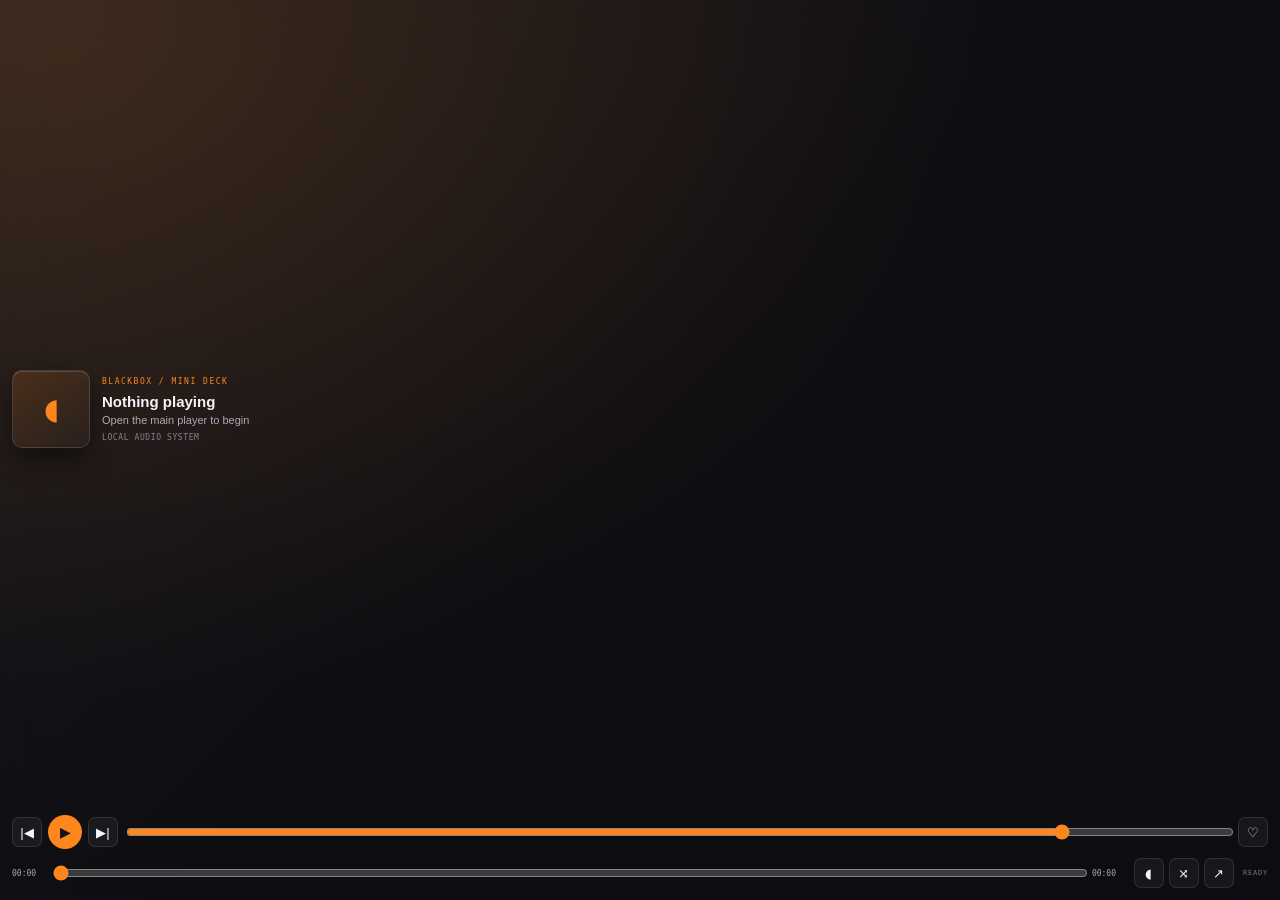
<file: mini.html>
<!DOCTYPE html>

<html lang="en">
<head>
<meta charset="utf-8"/><meta content="width=device-width,initial-scale=1" name="viewport"/>
<meta content="#111114" name="theme-color"/><meta name="description" content="The BLACKBOX compact playback window."><title>BLACKBOX Mini Player</title>
<style>
:root{color-scheme:dark;--accent:#ff861c;--accent-soft:rgba(255,134,28,.16);--text:#f5f4f8;--muted:#aaa9b8;--line:rgba(255,255,255,.11)}
*{box-sizing:border-box}html,body{margin:0;width:100%;height:100%;overflow:hidden;background:#0d0d12;color:var(--text);font-family:Inter,"Segoe UI",sans-serif}
body{background:radial-gradient(ellipse at 6% 5%,var(--accent-soft),transparent 55%),linear-gradient(135deg,rgba(255,255,255,.055),transparent 50%),#0d0d12}
.shell{height:100%;display:grid;grid-template-rows:minmax(0,1fr) auto;padding:12px;gap:9px;backdrop-filter:blur(22px)}
.top{display:grid;grid-template-columns:78px minmax(0,1fr);gap:12px;align-items:center;min-height:0}
.art{width:78px;height:78px;overflow:hidden;border:1px solid var(--line);border-radius:10px;background:linear-gradient(140deg,var(--accent-soft),rgba(255,255,255,.025));box-shadow:0 12px 28px #0007,inset 0 1px 0 #ffffff22;display:grid;place-items:center;color:var(--accent);font-size:29px}.art img{display:block;width:100%;height:100%;object-fit:cover}
.info{min-width:0}.brand{font:8px Consolas,monospace;letter-spacing:1.5px;color:var(--accent);margin-bottom:7px}.title{font-size:15px;font-weight:700;white-space:nowrap;overflow:hidden;text-overflow:ellipsis}.artist{font-size:11px;color:var(--muted);white-space:nowrap;overflow:hidden;text-overflow:ellipsis;margin-top:4px}.album{font:8px Consolas,monospace;letter-spacing:.6px;color:#858493;margin-top:7px;white-space:nowrap;overflow:hidden;text-overflow:ellipsis}
.controls{display:grid;grid-template-columns:30px 34px 30px minmax(45px,1fr) 30px;gap:6px;align-items:center}.btn{border:1px solid var(--line);background:rgba(255,255,255,.045);color:var(--text);border-radius:7px;width:30px;height:30px;cursor:pointer}.btn:hover{background:var(--accent-soft);border-color:var(--accent)}.btn.play{width:34px;height:34px;border-radius:50%;background:var(--accent);color:#151017;border-color:transparent;font-weight:800}.volume{width:100%;min-width:38px;accent-color:var(--accent)}
.bottom{display:flex;align-items:center;gap:9px}.timeline{display:grid;grid-template-columns:33px 1fr 33px;align-items:center;gap:6px;font:8px Consolas,monospace;color:var(--muted);min-width:0;flex:1}.timeline input{width:100%;min-width:0;accent-color:var(--accent)}.bottom-actions{display:flex;gap:5px}.status{font:7px Consolas,monospace;letter-spacing:.8px;color:#777684;white-space:nowrap}@media(max-width:360px){.shell{padding:8px}.top{grid-template-columns:64px minmax(0,1fr)}.art{width:64px;height:64px}.title{font-size:13px}.controls{grid-template-columns:28px 32px 28px minmax(35px,1fr) 28px;gap:4px}.btn{width:28px;height:28px}.btn.play{width:32px;height:32px}.status{display:none}}
</style>
</head>
<body><main class="shell"><section class="top"><div class="art" id="art">◖</div><div class="info"><div class="brand">BLACKBOX / MINI DECK</div><div class="title" id="title">Nothing playing</div><div class="artist" id="artist">Open the main player to begin</div><div class="album" id="album">LOCAL AUDIO SYSTEM</div></div></section><section class="controls"><button class="btn" data-cmd="previous" title="Previous track">|◀</button><button class="btn play" data-cmd="toggle" title="Play / pause">▶</button><button class="btn" data-cmd="next" title="Next track">▶|</button><input class="volume" id="volume" max="100" min="0" title="Volume" type="range" value="85"/><button class="btn" data-cmd="favorite" title="Toggle favorite">♡</button></section><section class="bottom"><div class="timeline"><span id="current">00:00</span><input aria-label="Seek" id="seek" max="1000" min="0" type="range" value="0"/><span id="duration">00:00</span></div><div class="bottom-actions"><button class="btn" data-cmd="mute" title="Mute">◖</button><button class="btn" data-cmd="shuffle" id="shuffle" title="Shuffle">⤨</button><button class="btn" data-cmd="main" title="Open main player">↗</button></div><span class="status" id="status">READY</span></section></main>
<script src="mini.js"></script></body></html>
</file>
<file: style.css>
:root{--bg:#100d09;--bg-2:#17120d;--panel:#1b1610;--panel-2:#211a12;--line:#3a2a1b;--line-soft:rgba(206,133,58,.17);--text:#f4eadc;--muted:#9d8b76;--dim:#655544;--accent:#ff861c;--accent-2:#ffd08c;--accent-rgb:255,134,28;--green:#8fd4a2;--red:#ff6959;--sidebar:260px;--playerbar:82px;--radius:12px;--shadow:0 18px 60px rgba(0,0,0,.2);font-family:Inter,Segoe UI,Roboto,Arial,sans-serif;color-scheme:dark}
*{box-sizing:border-box}html{min-width:320px;background:var(--bg);scroll-behavior:smooth}body{margin:0;background:radial-gradient(ellipse at 75% -15%,rgba(var(--accent-rgb),.075),transparent 43%),var(--bg);color:var(--text);font-size:13px;min-height:100vh;overflow-x:hidden}button,input,select,textarea{font:inherit}button{cursor:pointer}button:focus-visible,input:focus-visible,select:focus-visible{outline:2px solid var(--accent);outline-offset:3px}button:disabled{opacity:.4;cursor:not-allowed}::selection{background:rgba(var(--accent-rgb),.28);color:var(--text)}.app-shell{min-height:100vh;padding-bottom:calc(var(--playerbar) + 18px)}.topbar{height:76px;position:fixed;z-index:30;inset:0 0 auto;display:flex;align-items:center;justify-content:space-between;padding:0 28px 0 25px;background:rgba(16,13,9,.93);backdrop-filter:blur(18px);border-bottom:1px solid var(--line);box-shadow:0 5px 30px rgba(0,0,0,.12)}.brand-lockup{display:flex;align-items:center;gap:13px;min-width:250px}.brand-mark{height:36px;width:36px;border:1px solid var(--accent);display:flex;align-items:center;justify-content:center;gap:2px;padding:6px;background:rgba(var(--accent-rgb),.06);transform:skewY(-2deg)}.brand-mark span{display:block;width:4px;border-radius:1px;background:var(--accent);box-shadow:0 0 7px rgba(var(--accent-rgb),.6)}.brand-mark span:nth-child(1){height:10px}.brand-mark span:nth-child(2){height:20px}.brand-mark span:nth-child(3){height:14px}.brand-mark span:nth-child(4){height:25px}.brand-title{font-size:14px;letter-spacing:2.1px;font-weight:800;white-space:nowrap}.brand-title span{color:var(--accent);padding:0 2px}.brand-sub{font-size:9px;letter-spacing:2.2px;color:var(--muted);margin-top:5px}.top-status{display:flex;align-items:center;gap:24px}.status-chip{display:flex;align-items:center;gap:8px;font-size:9px;letter-spacing:1.3px;font-weight:700;color:var(--accent-2)}.status-chip.quiet{color:var(--muted)}.status-dot,.note-led{display:inline-block;width:6px;height:6px;border-radius:50%;background:var(--green);box-shadow:0 0 11px rgba(143,212,162,.65);flex-shrink:0}.beat-cluster{display:flex;gap:4px}.beat-box{width:14px;height:14px;display:block;border:1px solid var(--line);background:rgba(var(--accent-rgb),.06);transition:background .07s,box-shadow .07s}.beat-box.on{background:var(--accent);border-color:var(--accent-2);box-shadow:0 0 13px rgba(var(--accent-rgb),.75)}.mobile-menu{display:none}
.sidebar{width:var(--sidebar);position:fixed;z-index:20;top:76px;bottom:var(--playerbar);left:0;overflow-y:auto;background:linear-gradient(180deg,#15110c,#100d09);border-right:1px solid var(--line);padding:19px 15px 18px;display:flex;flex-direction:column}.drive-card{border:1px solid var(--line);border-radius:10px;padding:15px 13px 12px;background:linear-gradient(140deg,rgba(var(--accent-rgb),.075),rgba(0,0,0,.1));box-shadow:inset 0 0 30px rgba(var(--accent-rgb),.015)}.drive-head{display:flex;justify-content:space-between;align-items:center}.overline,.eyebrow{font-size:9px;letter-spacing:1.7px;font-weight:800;color:var(--muted)}.rec-pill{font-size:8px;letter-spacing:1px;display:inline-flex;align-items:center;gap:5px;padding:4px 6px;color:var(--accent);border:1px solid rgba(var(--accent-rgb),.4);border-radius:3px}.rec-pill i{width:5px;height:5px;border-radius:100%;background:var(--accent);box-shadow:0 0 7px var(--accent)}.drive-name{font-size:13px;font-weight:700;margin-top:13px;overflow:hidden;text-overflow:ellipsis;white-space:nowrap}.drive-path{font-size:10px;line-height:1.55;color:var(--muted);margin-top:5px;overflow-wrap:anywhere;min-height:30px}.primary-button,.outline-button,.subtle-button,.danger-outline-button{border-radius:5px;font-weight:750;letter-spacing:.7px;font-size:10px;min-height:34px;padding:0 12px;display:inline-flex;align-items:center;justify-content:center;gap:8px;white-space:nowrap;transition:background .15s,border-color .15s,transform .15s,color .15s}.primary-button{border:1px solid var(--accent);background:var(--accent);color:#1b1006;box-shadow:0 5px 18px rgba(var(--accent-rgb),.08)}.primary-button:hover{filter:brightness(1.08);transform:translateY(-1px)}.primary-button>span{font-size:17px;font-weight:400}.outline-button{border:1px solid var(--line);background:rgba(255,255,255,.015);color:var(--text)}.outline-button:hover,.subtle-button:hover{border-color:var(--accent);color:var(--accent-2);background:rgba(var(--accent-rgb),.06)}.outline-button small{font-size:8px;color:var(--accent-2);background:rgba(var(--accent-rgb),.16);border-radius:3px;padding:3px 5px}.outline-button kbd{font-size:8px;color:var(--accent-2);padding:2px 4px;border:1px solid var(--line);border-radius:3px}.subtle-button{border:1px solid transparent;background:transparent;color:var(--muted)}.danger-outline-button{border:1px solid rgba(255,105,89,.35);background:transparent;color:var(--red)}.danger-outline-button:hover{background:rgba(255,105,89,.08)}.full{width:100%;margin-top:12px}.compat-picker-note{font-size:9px;line-height:1.55;color:var(--dim);padding:1px 3px 2px;overflow-wrap:anywhere}.compat-picker-note::before{content:"NOTE / ";color:var(--accent-2);font-weight:800;letter-spacing:.4px}.drive-meter{height:2px;background:var(--line);margin-top:11px;overflow:hidden}.drive-meter span{display:block;width:0;height:100%;background:var(--accent);transition:width .3s}.library-count{display:flex;justify-content:space-between;color:var(--muted);font-size:9px;letter-spacing:.6px;margin-top:10px}.nav-section-label{font-size:9px;letter-spacing:1.8px;color:var(--dim);font-weight:800;margin:25px 10px 8px}.nav-list{display:flex;flex-direction:column;gap:3px}.nav-item{position:relative;width:100%;height:37px;display:flex;gap:12px;align-items:center;text-align:left;border:1px solid transparent;border-radius:5px;padding:0 11px;background:transparent;color:var(--muted);font-size:12px;transition:all .12s}.nav-item .nav-icon{width:18px;text-align:center;font-size:16px;color:#8e7960}.nav-item:hover{color:var(--text);background:rgba(255,255,255,.025)}.nav-item.active{color:var(--accent-2);background:rgba(var(--accent-rgb),.095);border-color:rgba(var(--accent-rgb),.19)}.nav-item.active:before{content:"";position:absolute;left:-1px;top:8px;bottom:8px;width:2px;background:var(--accent);box-shadow:0 0 9px rgba(var(--accent-rgb),.6)}.nav-item.active .nav-icon{color:var(--accent)}.nav-count{margin-left:auto;font-family:Consolas,monospace;font-size:10px;color:var(--dim)}.nav-item kbd{margin-left:auto}.sidebar-bottom{margin-top:auto}.sidebar-note{display:flex;gap:9px;padding:13px 9px 6px;font-size:9px;line-height:1.7;color:var(--dim);border-top:1px solid var(--line);margin-top:22px}.note-led{margin-top:5px;width:5px;height:5px}.version-line{display:flex;justify-content:space-between;margin:13px 10px 0;color:#554432;font-size:8px;letter-spacing:1px}
.main-content{margin-left:var(--sidebar);padding:76px 27px 22px;min-height:calc(100vh - var(--playerbar));max-width:1800px}.view{display:none;animation:view-enter .18s ease-out}.view.active{display:block}@keyframes view-enter{from{opacity:.6;transform:translateY(3px)}to{opacity:1;transform:translateY(0)}}.page-heading{display:flex;align-items:flex-end;justify-content:space-between;gap:18px;margin:30px 0 22px}.page-heading h1{margin:8px 0 6px;font-size:35px;line-height:1.1;letter-spacing:-1.3px;font-weight:760}.page-heading h1 span{color:var(--accent)}.page-description{font-size:12px;color:var(--muted);margin:0;line-height:1.5}.heading-actions{display:flex;gap:8px;flex-wrap:wrap}.metric-row{display:grid;grid-template-columns:repeat(4,minmax(0,1fr));gap:12px;margin:24px 0 29px}.metric-card{min-height:108px;border:1px solid var(--line);border-radius:8px;background:linear-gradient(135deg,rgba(255,255,255,.025),rgba(255,255,255,.005));padding:15px 16px;position:relative;overflow:hidden}.metric-card:after{content:"";position:absolute;width:65px;height:65px;border-radius:100%;border:1px solid var(--line-soft);right:-24px;bottom:-35px}.metric-label{font-size:9px;letter-spacing:1.3px;color:var(--muted);font-weight:700}.metric-card strong{display:block;font-size:30px;line-height:1.15;letter-spacing:-.9px;margin:8px 0 7px;font-weight:760}.metric-card strong span{font-size:14px;color:var(--muted);margin-left:3px}.metric-foot{font-size:8px;letter-spacing:.9px;color:var(--dim)}.accent-metric strong{color:var(--accent-2)}.section-toolbar{display:flex;align-items:center;justify-content:space-between;gap:18px;margin:14px 0 13px}.section-toolbar h2{font-size:15px;margin:0 0 5px;letter-spacing:-.2px}.count-badge{display:inline-flex;align-items:center;justify-content:center;margin-left:6px;min-width:19px;height:19px;padding:0 5px;border:1px solid var(--line);border-radius:4px;background:rgba(var(--accent-rgb),.07);color:var(--accent-2);font:10px Consolas,monospace;vertical-align:2px}.muted{font-size:10px;color:var(--muted)}.toolbar-controls{display:flex;align-items:center;gap:7px;flex-wrap:wrap}.search-box{display:flex;align-items:center;gap:7px;height:34px;width:220px;padding:0 10px;border:1px solid var(--line);border-radius:5px;background:#120f0a;color:var(--muted)}.search-box>span{font-size:19px}.search-box input,.global-search input{width:100%;border:0;outline:0;background:transparent;color:var(--text);min-width:0}.search-box input::placeholder,.global-search input::placeholder{color:#736250}.toolbar-controls select,.settings-panel select{height:34px;max-width:180px;border:1px solid var(--line);background:#15110c;color:var(--text);border-radius:5px;padding:0 27px 0 9px;font-size:10px}.square-button,.icon-button,.mini-button{display:inline-flex;align-items:center;justify-content:center;border:1px solid var(--line);border-radius:5px;background:transparent;color:var(--muted);height:34px;min-width:34px;transition:all .12s}.square-button:hover,.icon-button:hover,.mini-button:hover{border-color:var(--accent);color:var(--accent-2);background:rgba(var(--accent-rgb),.07)}.track-table-wrap{width:100%;overflow-x:auto;border:1px solid var(--line);border-radius:8px;background:rgba(19,15,10,.65)}.track-table{border-collapse:collapse;width:100%;min-width:690px;text-align:left}.track-table thead{background:#19130d}.track-table th{height:37px;padding:0 10px;border-bottom:1px solid var(--line);font-size:8px;letter-spacing:1.4px;font-weight:800;color:var(--dim);white-space:nowrap}.track-table td{padding:9px 10px;border-bottom:1px solid rgba(58,42,27,.55);height:54px;font-size:11px;color:var(--muted)}.track-table tbody tr:last-child td{border-bottom:0}.track-table tbody tr.track-row{transition:background .1s;cursor:default}.track-table tbody tr.track-row:hover{background:rgba(var(--accent-rgb),.045)}.track-table tbody tr.track-row.current-row{background:rgba(var(--accent-rgb),.065)}.track-table tbody tr.current-row td:first-child{box-shadow:inset 2px 0 var(--accent)}.col-index{width:43px;text-align:center}.col-like{width:43px;text-align:center}.col-menu{width:56px;text-align:center}.track-index{width:24px;border:0;background:transparent;color:#725f49;font:10px Consolas,monospace}.play-index{display:none;color:var(--accent);font-size:12px}.track-row:hover .track-index{display:none}.track-row:hover .play-index{display:inline}.track-title-cell{min-width:205px;max-width:400px}.track-title-line{display:flex;align-items:center;gap:7px}.track-title{display:block;overflow:hidden;text-overflow:ellipsis;white-space:nowrap;color:var(--text);font-size:11px;font-weight:680;max-width:100%}.track-artist{display:block;margin-top:4px;font-size:10px;color:var(--muted);max-width:390px;overflow:hidden;text-overflow:ellipsis;white-space:nowrap}.track-row.current-row .track-title{color:var(--accent-2)}.now-mark{color:var(--accent);font-size:9px}.track-album{display:block;max-width:190px;overflow:hidden;text-overflow:ellipsis;white-space:nowrap;color:#b2a18b}.track-folder{display:block;max-width:190px;overflow:hidden;text-overflow:ellipsis;white-space:nowrap;color:#675743;font-size:9px;margin-top:4px}.format-chip{display:inline-block;border:1px solid var(--line);border-radius:3px;padding:3px 5px;font-size:8px;font-weight:700;letter-spacing:.5px;color:#aa987e;text-transform:uppercase}.track-time{font:10px Consolas,monospace;color:#ae9b84}.like-button{border:0;background:transparent;color:#5e4b37;font-size:16px;padding:3px}.like-button.liked{color:var(--accent)}.like-button:hover{color:var(--accent-2)}.row-action{border:0;background:transparent;color:#78644d;font-size:16px;padding:2px 5px}.row-action:hover{color:var(--accent)}.row-actions{display:flex;justify-content:center;gap:3px}.move-button{border:1px solid var(--line);border-radius:3px;background:transparent;color:var(--muted);height:23px;width:23px;font-size:11px}.move-button:hover{color:var(--accent);border-color:var(--accent)}.empty-row td{height:220px;text-align:center}.empty-state{display:flex;flex-direction:column;gap:9px;align-items:center;justify-content:center;color:var(--muted)}.empty-symbol{width:42px;height:42px;display:grid;place-items:center;border:1px solid var(--line);border-radius:8px;color:var(--accent);font-size:21px;background:rgba(var(--accent-rgb),.04);margin-bottom:4px}.empty-state strong{color:var(--text);font-size:12px}.empty-state span{font-size:10px;max-width:330px;line-height:1.5}.table-footer{display:flex;justify-content:space-between;color:var(--dim);font:8px Consolas,monospace;letter-spacing:.7px;padding:10px 2px}.app-footer{display:flex;align-items:center;justify-content:space-between;margin-top:33px;padding:13px 1px 0;border-top:1px solid rgba(58,42,27,.6);color:#5e4b37;font-size:8px;letter-spacing:.8px}.app-footer>span:first-child{display:flex;align-items:center;gap:7px}.app-footer .status-dot{width:5px;height:5px}
.global-search{display:flex;align-items:center;gap:12px;height:58px;border:1px solid var(--line);background:var(--panel);padding:0 18px;border-radius:7px;margin:29px 0 25px}.global-search>span{font-size:25px;color:var(--accent)}.global-search input{font-size:14px}.global-search kbd{color:var(--muted);font-size:9px}.compact-heading{margin-bottom:20px}
.player-layout{display:grid;grid-template-columns:minmax(0,1.65fr) minmax(270px,.8fr);gap:14px;align-items:start}.player-main-column,.player-side-column{min-width:0;display:flex;flex-direction:column;gap:13px}.visualizer-card{position:relative;border:1px solid var(--line);border-radius:9px;background:radial-gradient(ellipse at 50% 100%,rgba(var(--accent-rgb),.12),transparent 60%),#0d0c09;overflow:hidden;height:255px;box-shadow:inset 0 0 40px rgba(var(--accent-rgb),.025);transition:box-shadow .15s,border-color .15s}.visualizer-card.pulse{box-shadow:inset 0 0 35px rgba(var(--accent-rgb),.12),0 0 20px rgba(var(--accent-rgb),.12);border-color:rgba(var(--accent-rgb),.65)}.visualizer-top,.visualizer-bottom{position:absolute;left:16px;right:16px;z-index:2;display:flex;justify-content:space-between;align-items:center;font:8px Consolas,monospace;letter-spacing:1px;color:#806a4f}.visualizer-top{top:13px}.visualizer-bottom{bottom:12px}.visualizer-label{display:flex;align-items:center;gap:8px}.rec-light{width:6px;height:6px;background:var(--red);border-radius:50%;box-shadow:0 0 10px rgba(255,105,89,.65);animation:rec-blink 2s infinite}.sim-tag{color:var(--accent);border:1px solid var(--line);padding:3px 5px;border-radius:3px;font-size:7px}@keyframes rec-blink{50%{opacity:.5}}.visualizer-meta{display:flex;gap:8px;align-items:center;color:var(--accent-2)}.tiny-divider{color:#6d563c}.visualizer-card canvas{width:100%;height:100%;display:block}.viz-flash{position:absolute;inset:0;pointer-events:none;opacity:0;background:rgba(var(--accent-rgb),.1)}.viz-flash.active{animation:flash-signal .18s ease-out}@keyframes flash-signal{0%{opacity:.95}100%{opacity:0}}.visualizer-card.ripple:before{content:"";position:absolute;width:40px;height:40px;left:50%;top:55%;border:1px solid var(--accent);border-radius:50%;transform:translate(-50%,-50%);animation:ripple .8s ease-out;pointer-events:none}@keyframes ripple{from{width:20px;height:20px;opacity:.9}to{width:300px;height:300px;opacity:0}}.track-now-card{position:relative;border:1px solid var(--line);border-radius:9px;background:linear-gradient(120deg,rgba(255,255,255,.025),transparent 65%),var(--panel);padding:14px;display:flex;align-items:center;gap:14px;min-width:0}.track-now-art{position:relative;flex:0 0 84px;width:84px;height:84px;display:flex;align-items:center;justify-content:center;background:linear-gradient(135deg,rgba(var(--accent-rgb),.24),rgba(var(--accent-rgb),.03)),#130e09;border:1px solid rgba(var(--accent-rgb),.35);overflow:hidden}.track-now-art:before,.track-now-art:after{content:"";position:absolute;inset:12px;border:1px solid rgba(var(--accent-rgb),.25);transform:rotate(45deg)}.track-now-art:after{inset:23px;transform:rotate(0);border-color:rgba(var(--accent-rgb),.4)}.art-grid{position:absolute;inset:0;background-image:linear-gradient(rgba(var(--accent-rgb),.07) 1px,transparent 1px),linear-gradient(90deg,rgba(var(--accent-rgb),.07) 1px,transparent 1px);background-size:10px 10px}.art-glyph{font-size:35px;color:var(--accent);z-index:1;text-shadow:0 0 18px rgba(var(--accent-rgb),.5)}.art-foot{position:absolute;bottom:4px;left:5px;font:6px Consolas,monospace;letter-spacing:1px;color:var(--accent-2);z-index:2}.track-now-meta{min-width:0;flex:1}.track-now-meta .eyebrow{display:flex;align-items:center;gap:9px}.track-now-meta h2{font-size:20px;letter-spacing:-.4px;margin:6px 0 4px;white-space:nowrap;overflow:hidden;text-overflow:ellipsis;max-width:calc(100% - 2px)}.now-artist{font-size:11px;color:var(--muted);white-space:nowrap;overflow:hidden;text-overflow:ellipsis}.now-tags{display:flex;align-items:center;gap:6px;margin-top:10px;flex-wrap:wrap}.now-tags span{font-size:7px;letter-spacing:.7px;border:1px solid var(--line);border-radius:3px;padding:3px 5px;color:#907c63}.now-tags span:last-child{color:var(--green)}.favorite-big{align-self:flex-start;border:0;background:transparent;color:#6a5540;font-size:23px;padding:2px}.favorite-big.liked{color:var(--accent)}.now-next{display:flex;align-items:center;gap:9px;margin-top:11px;overflow:hidden}.now-next .overline{font-size:7px;flex-shrink:0}.now-next>span:last-child{font-size:10px;color:#b3a085;white-space:nowrap;overflow:hidden;text-overflow:ellipsis}.playing-eq{display:inline-flex;align-items:end;height:10px;gap:2px}.playing-eq i{width:2px;background:var(--accent);animation:eq .55s infinite alternate}.playing-eq i:nth-child(1){height:4px;animation-delay:.1s}.playing-eq i:nth-child(2){height:9px;animation-delay:.3s}.playing-eq i:nth-child(3){height:6px;animation-delay:.2s}@keyframes eq{to{height:2px}}.transport-card{border:1px solid var(--line);border-radius:9px;background:var(--panel);padding:13px 15px 10px}.transport-topline,.transport-bottomline{display:flex;align-items:center;justify-content:space-between;font:8px Consolas,monospace;letter-spacing:1px;color:var(--dim)}.transport-topline span:first-child{color:var(--accent-2)}.progress-wrap{display:flex;align-items:center;gap:10px;margin:10px 0 10px}.time-readout{flex:0 0 38px;text-align:center;font:10px Consolas,monospace;color:#c8b395}.progress-wrap input{flex:1;min-width:30px}.transport-controls{display:flex;align-items:center;justify-content:space-between;gap:5px;padding:2px 0 8px}.transport-small{position:relative;min-width:28px;height:30px;display:inline-flex;align-items:center;justify-content:center;border:1px solid transparent;background:transparent;color:#a48e71;font-size:13px;border-radius:5px}.transport-small:hover,.transport-small.active{color:var(--accent);background:rgba(var(--accent-rgb),.08);border-color:rgba(var(--accent-rgb),.18)}.transport-small.active:after{content:"";position:absolute;bottom:0;width:11px;height:2px;background:var(--accent)}.transport-small small{font-size:7px;position:absolute;right:0;top:3px;color:var(--accent)}.transport-play{display:grid;place-items:center;width:42px;height:42px;border-radius:100%;border:1px solid var(--accent);background:var(--accent);color:#1a1006;font-size:14px;box-shadow:0 0 25px rgba(var(--accent-rgb),.12);flex-shrink:0}.transport-play:hover{transform:scale(1.04)}.transport-divider{width:1px;height:23px;background:var(--line);margin:0 3px}.volume-control{display:flex;align-items:center;gap:6px;min-width:100px;flex:1;max-width:145px}.volume-control>span:first-child{font:7px Consolas,monospace;color:var(--dim)}.volume-control>span:last-child{font:9px Consolas,monospace;color:#bba58a;width:19px;text-align:right}.speed-button{min-width:39px;font-size:9px}.transport-bottomline{border-top:1px solid rgba(58,42,27,.65);padding-top:10px}.transport-bottomline button{margin-left:auto}.text-action{border:0;background:transparent;color:var(--muted);font-size:8px;letter-spacing:.8px;padding:4px}.text-action:hover{color:var(--accent-2)}input[type=range]{appearance:none;height:3px;background:linear-gradient(90deg,var(--accent) 0%,var(--accent) var(--range-progress,0%),#433323 var(--range-progress,0%),#433323 100%);border-radius:5px;cursor:pointer;outline:0}input[type=range]::-webkit-slider-thumb{appearance:none;width:10px;height:10px;border:2px solid var(--accent);border-radius:50%;background:#20160c;box-shadow:0 0 0 2px rgba(var(--accent-rgb),.08)}input[type=range]::-moz-range-thumb{width:8px;height:8px;border:2px solid var(--accent);border-radius:50%;background:#20160c}.speed-button span{font-family:Consolas,monospace}.lyrics-card,.beat-card,.up-next-card,.panel-card{border:1px solid var(--line);border-radius:9px;background:var(--panel);overflow:hidden}.lyrics-card{min-height:309px;display:flex;flex-direction:column}.panel-heading{display:flex;align-items:center;justify-content:space-between;gap:9px;padding:14px 14px 12px;border-bottom:1px solid rgba(58,42,27,.65)}.panel-heading h3{margin:5px 0 0;font-size:13px;font-weight:700}.mini-button{height:25px;min-width:0;padding:0 7px;border-radius:4px;font-size:8px;letter-spacing:.5px}.lyrics-content{position:relative;flex:1;min-height:190px;overflow:hidden;display:flex;flex-direction:column;justify-content:center;padding:17px 15px;background:radial-gradient(ellipse at 50% 50%,rgba(var(--accent-rgb),.045),transparent 70%)}.lyrics-lines{display:flex;flex-direction:column;gap:10px;align-items:center;overflow:hidden}.lyric-line{position:relative;max-width:100%;text-align:center;font-size:12px;line-height:1.45;color:#6d5b47;transition:color .1s,opacity .1s;font-weight:500;overflow-wrap:anywhere}.lyric-line.active{font-size:14px;font-weight:800;color:var(--accent-2);text-shadow:0 0 12px rgba(var(--accent-rgb),.18)}.lyric-line.active:before{content:"";position:absolute;left:0;bottom:-3px;height:1px;width:var(--wipe,0%);background:var(--accent);box-shadow:0 0 9px rgba(var(--accent-rgb),.65)}.lyric-line.near{color:#b69b79}.lyric-line.far{opacity:.45}.lyrics-empty{display:flex;flex-direction:column;align-items:center;text-align:center;gap:8px;color:var(--muted);padding:7px}.lyrics-empty>span{font-size:24px;color:var(--accent)}.lyrics-empty strong{font-size:11px;color:var(--text)}.lyrics-empty p{font-size:10px;line-height:1.6;max-width:240px;margin:0}.lyrics-empty code{color:var(--accent-2);font-size:9px}.lyrics-footer{display:flex;justify-content:space-between;padding:9px 13px;border-top:1px solid rgba(58,42,27,.65);font:7px Consolas,monospace;letter-spacing:.7px;color:var(--dim)}.live-pill{display:flex;align-items:center;gap:5px;color:var(--green);font-size:8px;letter-spacing:.8px}.live-pill i{width:5px;height:5px;border-radius:50%;background:var(--green);box-shadow:0 0 6px rgba(143,212,162,.5)}.bpm-display{display:flex;align-items:flex-end;gap:8px;padding:13px 14px 9px}.bpm-display strong{font-size:34px;line-height:1;color:var(--accent-2);letter-spacing:-1px}.bpm-display>span{font:9px Consolas,monospace;color:var(--muted);padding-bottom:4px}.hit-button{margin-left:auto;border:1px solid var(--line);background:rgba(var(--accent-rgb),.05);color:var(--accent-2);height:28px;padding:0 8px;font-size:8px;letter-spacing:.7px;border-radius:4px}.hit-button kbd{border:1px solid var(--line);border-radius:2px;padding:1px 3px;font-size:7px}.beat-levels{padding:4px 14px 9px;display:grid;gap:10px}.beat-levels>div{display:grid;grid-template-columns:72px 1fr;gap:8px;align-items:center;font:7px Consolas,monospace;letter-spacing:.7px;color:var(--dim)}.level-track{height:4px;background:#33261a;border-radius:5px;overflow:hidden}.level-track i{display:block;height:100%;width:0;background:var(--accent);transition:width .05s;box-shadow:0 0 6px rgba(var(--accent-rgb),.3)}.beat-controls{padding:9px 12px;border-top:1px solid rgba(58,42,27,.65);display:flex;align-items:center;justify-content:space-between}.beat-controls span{font:9px Consolas,monospace;color:var(--muted)}.up-next-list{padding:4px 12px 9px}.up-next-row{display:flex;align-items:center;gap:9px;padding:8px 0;border-bottom:1px solid rgba(58,42,27,.5);cursor:pointer}.up-next-row:last-child{border-bottom:0}.up-next-num{width:21px;height:25px;display:grid;place-items:center;border:1px solid var(--line);font:9px Consolas,monospace;color:#80694d}.up-next-copy{min-width:0;flex:1}.up-next-copy strong,.up-next-copy span{display:block;overflow:hidden;text-overflow:ellipsis;white-space:nowrap}.up-next-copy strong{font-size:10px;color:#e6d8c4;font-weight:650}.up-next-copy span{font-size:9px;color:var(--muted);margin-top:4px}.up-next-time{font:9px Consolas,monospace;color:#8b7559}.small-empty{padding:14px 4px 16px;text-align:center;color:var(--dim);font-size:10px}.player-layout[data-layout="1"]{grid-template-columns:minmax(0,1fr) minmax(310px,1fr)}.player-layout[data-layout="1"] .lyrics-card{order:-1;min-height:450px}.player-layout[data-layout="1"] .lyrics-content{min-height:340px}.player-layout[data-layout="2"]{grid-template-columns:minmax(0,1fr) 260px}.player-layout[data-layout="2"] .visualizer-card{height:350px}.player-layout[data-layout="2"] .lyrics-card{min-height:240px}.player-layout[data-layout="2"] .lyrics-content{min-height:130px}.player-layout[data-layout="2"] .lyric-line{font-size:10px}.player-layout[data-layout="2"] .lyric-line.active{font-size:11px}.player-layout[data-layout="1"] .visualizer-card{height:190px}
.playlist-grid{display:grid;grid-template-columns:repeat(auto-fill,minmax(210px,1fr));gap:12px;margin:18px 0}.playlist-card{border:1px solid var(--line);border-radius:8px;background:linear-gradient(135deg,rgba(var(--accent-rgb),.06),transparent 55%),var(--panel);padding:14px;min-height:165px;display:flex;flex-direction:column;cursor:pointer;transition:border .15s,transform .15s}.playlist-card:hover{border-color:rgba(var(--accent-rgb),.5);transform:translateY(-2px)}.playlist-art{height:69px;background:repeating-linear-gradient(135deg,rgba(var(--accent-rgb),.1) 0 1px,transparent 1px 10px),rgba(var(--accent-rgb),.03);border:1px solid var(--line);display:flex;align-items:center;justify-content:center;color:var(--accent);font-size:27px;margin-bottom:12px}.playlist-card strong{font-size:12px}.playlist-card span{color:var(--muted);font-size:10px;margin-top:5px}.playlist-card .playlist-card-bottom{display:flex;align-items:center;justify-content:space-between;margin-top:auto;padding-top:12px;color:var(--dim);font:8px Consolas,monospace;letter-spacing:.5px}.playlist-card .playlist-card-bottom b{font-size:15px;color:var(--accent);font-weight:400}.playlist-detail{margin-top:20px}.hidden{display:none!important}
.stats-grid{display:grid;grid-template-columns:repeat(4,minmax(0,1fr));gap:12px;margin:23px 0}.stats-kpi{border:1px solid var(--line);border-radius:8px;background:var(--panel);padding:17px}.stats-kpi span{font-size:9px;color:var(--muted);letter-spacing:1px}.stats-kpi strong{display:block;font-size:27px;margin:10px 0 6px;color:var(--accent-2)}.stats-kpi small{font-size:9px;color:var(--dim)}.stats-panels{display:grid;grid-template-columns:repeat(2,minmax(0,1fr));gap:12px}.panel-card{padding-bottom:8px}.stat-bars{padding:11px 15px 13px}.stat-bar-row{display:grid;grid-template-columns:minmax(72px,105px) 1fr 27px;gap:9px;align-items:center;margin:13px 0}.stat-bar-name{font-size:10px;color:#b6a286;overflow:hidden;text-overflow:ellipsis;white-space:nowrap}.stat-bar-track{height:7px;background:#34271a;border-radius:2px;overflow:hidden}.stat-bar-track i{display:block;height:100%;background:linear-gradient(90deg,var(--accent),var(--accent-2));min-width:2px}.stat-bar-value{text-align:right;font:9px Consolas,monospace;color:var(--muted)}.rank-list{padding:0 14px}.rank-row{display:flex;align-items:center;gap:10px;padding:10px 0;border-bottom:1px solid rgba(58,42,27,.5)}.rank-row:last-child{border-bottom:0}.rank-no{font:10px Consolas,monospace;color:var(--dim);width:18px}.rank-copy{flex:1;min-width:0}.rank-copy strong,.rank-copy span{display:block;overflow:hidden;text-overflow:ellipsis;white-space:nowrap}.rank-copy strong{font-size:10px;color:var(--text)}.rank-copy span{font-size:9px;color:var(--muted);margin-top:4px}.rank-plays{font:10px Consolas,monospace;color:var(--accent-2)}
.tools-grid{display:grid;grid-template-columns:repeat(2,minmax(0,1fr));gap:10px;margin:22px 0 27px}.tool-card{display:flex;align-items:center;text-align:left;gap:13px;padding:14px;border:1px solid var(--line);border-radius:8px;background:var(--panel);color:var(--text);min-height:83px;transition:border-color .15s,background .15s}.tool-card:hover{border-color:rgba(var(--accent-rgb),.45);background:rgba(var(--accent-rgb),.035)}.tool-icon{flex:0 0 37px;width:37px;height:37px;display:grid;place-items:center;border:1px solid var(--line);background:rgba(var(--accent-rgb),.06);border-radius:6px;color:var(--accent);font-size:17px}.tool-card>span:nth-child(2){flex:1;min-width:0}.tool-card strong,.tool-card small{display:block}.tool-card strong{font-size:11px}.tool-card small{font-size:9px;color:var(--muted);margin-top:5px;line-height:1.5}.tool-arrow{color:var(--dim);font-size:16px}.theme-toolbar-heading{margin-top:35px}.theme-grid{display:grid;grid-template-columns:repeat(auto-fit,minmax(125px,1fr));gap:8px;margin-bottom:24px}.theme-card{border:1px solid var(--line);border-radius:6px;background:var(--panel);padding:9px;text-align:left;color:var(--muted);transition:border .1s}.theme-card:hover,.theme-card.selected{border-color:var(--accent);color:var(--text)}.theme-card.selected{box-shadow:inset 0 0 0 1px rgba(var(--accent-rgb),.12);background:rgba(var(--accent-rgb),.045)}.theme-card strong{font-size:9px;letter-spacing:.8px}.theme-swatch{height:20px;display:flex;gap:2px;margin-bottom:8px}.theme-swatch i{height:100%;flex:1;border-radius:1px}.theme-card small{display:block;font-size:8px;margin-top:5px;color:var(--dim)}
.settings-sections{display:grid;grid-template-columns:repeat(2,minmax(0,1fr));gap:12px;margin:20px 0}.settings-panel{border:1px solid var(--line);border-radius:8px;background:var(--panel);overflow:hidden}.settings-title{display:flex;align-items:center;gap:11px;padding:15px;border-bottom:1px solid var(--line)}.settings-title h3{font-size:12px;margin:0}.settings-title p{font-size:9px;color:var(--muted);margin:4px 0 0}.setting-row{display:flex;align-items:center;gap:15px;justify-content:space-between;padding:12px 15px;border-bottom:1px solid rgba(58,42,27,.45);min-height:54px}.setting-row>span{flex:1;min-width:0}.setting-row strong,.setting-row small{display:block}.setting-row strong{font-size:10px;color:#d7c5ac}.setting-row small{font-size:9px;color:var(--muted);margin-top:4px}.setting-row input[type=range]{width:110px;flex:0 0 110px}.setting-row input[type=checkbox]{accent-color:var(--accent);width:15px;height:15px}.setting-row select{width:140px}.setting-row output{min-width:38px;text-align:right;color:var(--accent-2);font:10px Consolas,monospace}.storage-info{display:flex;gap:10px;align-items:center;justify-content:space-between;padding:14px 15px;border-bottom:1px solid rgba(58,42,27,.45)}.storage-info>div{min-width:0}.storage-info .overline{display:block;font-size:7px}.storage-info strong{display:block;overflow-wrap:anywhere;font-size:10px;color:#d7c5ac;margin-top:6px;font-weight:550}.setting-note{padding:12px 15px;font-size:9px;color:var(--muted);line-height:1.65}.setting-actions{padding:0 15px 15px;display:flex;gap:7px;flex-wrap:wrap}.shortcut-grid{display:grid;grid-template-columns:repeat(2,minmax(0,1fr));gap:0 13px;padding:9px 14px 14px}.shortcut-grid span{display:flex;align-items:center;gap:9px;min-height:31px;font-size:9px;color:var(--muted);border-bottom:1px solid rgba(58,42,27,.35)}kbd{font-family:Consolas,monospace;font-size:8px;white-space:nowrap;border:1px solid #4b3825;border-bottom-color:#5b4228;border-radius:3px;padding:3px 5px;color:#c6aa80;background:rgba(255,255,255,.02);min-width:23px;text-align:center}
.mini-player{position:fixed;z-index:40;left:var(--sidebar);right:0;bottom:0;height:var(--playerbar);display:grid;grid-template-columns:minmax(180px,1fr) minmax(230px,1.1fr) minmax(120px,.7fr);align-items:center;gap:16px;padding:10px 26px;background:rgba(18,14,10,.97);backdrop-filter:blur(18px);border-top:1px solid var(--line);box-shadow:0 -10px 40px rgba(0,0,0,.2)}.mini-track{display:flex;align-items:center;gap:10px;min-width:0}.mini-art{width:43px;height:43px;display:grid;place-items:center;background:linear-gradient(135deg,rgba(var(--accent-rgb),.22),rgba(var(--accent-rgb),.025));border:1px solid rgba(var(--accent-rgb),.25);font-size:23px;color:var(--accent);flex-shrink:0}.mini-track-text{flex:1;min-width:0}.mini-track-text strong,.mini-track-text span{display:block;white-space:nowrap;overflow:hidden;text-overflow:ellipsis}.mini-track-text strong{font-size:10px;color:var(--text)}.mini-track-text span{font-size:9px;color:var(--muted);margin-top:5px}.mini-heart{border:0;background:transparent;color:#6f583f;font-size:17px}.mini-heart.liked{color:var(--accent)}.mini-middle{min-width:0;display:flex;flex-direction:column;gap:8px}.mini-controls{display:flex;align-items:center;justify-content:center;gap:20px}.mini-controls button,.mini-right button{border:0;background:transparent;color:#a18a6b;font-size:13px;padding:2px 4px}.mini-controls button:hover,.mini-right button:hover{color:var(--accent)}.mini-controls .mini-play{width:24px;height:24px;border-radius:50%;background:var(--accent);color:#21140a;font-size:10px}.mini-progress{display:flex;align-items:center;gap:7px}.mini-progress span{font:8px Consolas,monospace;color:var(--dim)}.mini-progress input{flex:1;min-width:20px}.mini-right{display:flex;justify-content:flex-end;align-items:center;gap:12px}.toast-stack{position:fixed;right:20px;bottom:calc(var(--playerbar) + 17px);z-index:80;display:flex;flex-direction:column;gap:8px;pointer-events:none}.toast{max-width:360px;min-width:240px;border:1px solid var(--line);border-left:2px solid var(--accent);border-radius:5px;background:#21180f;color:var(--text);padding:12px 14px;box-shadow:var(--shadow);font-size:11px;line-height:1.55;animation:toast-in .18s ease-out}.toast.error{border-left-color:var(--red)}.toast.success{border-left-color:var(--green)}@keyframes toast-in{from{opacity:0;transform:translateY(8px)}to{opacity:1;transform:translateY(0)}}.modal-scrim{position:fixed;z-index:100;inset:0;display:grid;place-items:center;padding:20px;background:rgba(0,0,0,.7);backdrop-filter:blur(6px)}.modal-scrim.hidden{display:none}.modal-card{width:min(480px,100%);max-height:min(78vh,720px);overflow-y:auto;border:1px solid var(--line);border-radius:10px;background:#17120d;box-shadow:0 30px 100px rgba(0,0,0,.55);padding:18px}.modal-heading{display:flex;justify-content:space-between;align-items:flex-start;gap:10px;padding-bottom:14px;border-bottom:1px solid var(--line)}.modal-heading h2{font-size:19px;letter-spacing:-.4px;margin:6px 0 0}.modal-heading .icon-button{border:0;font-size:22px}.modal-body{padding:17px 0}.modal-copy{color:var(--muted);font-size:11px;line-height:1.7;margin:0 0 12px}.modal-field{display:flex;flex-direction:column;gap:7px;margin:12px 0}.modal-field label{font-size:9px;letter-spacing:.8px;color:var(--muted);font-weight:700}.modal-field input,.modal-field select,.modal-field textarea{width:100%;background:#100d09;color:var(--text);border:1px solid var(--line);border-radius:5px;padding:10px;font-size:11px;min-height:37px}.modal-actions{display:flex;justify-content:flex-end;gap:8px;border-top:1px solid var(--line);padding-top:14px;margin-top:8px}.modal-actions:empty{display:none}.modal-list{display:flex;flex-direction:column;gap:5px}.modal-choice{width:100%;display:flex;align-items:center;gap:9px;text-align:left;padding:10px;border:1px solid var(--line);border-radius:5px;background:transparent;color:var(--text);font-size:11px}.modal-choice:hover{border-color:var(--accent);background:rgba(var(--accent-rgb),.04)}.modal-choice small{margin-left:auto;color:var(--muted);font-size:9px}.mono-block{border:1px solid var(--line);padding:10px;background:#100d09;color:var(--muted);font:10px/1.7 Consolas,monospace;white-space:pre-wrap;overflow-wrap:anywhere}
body[data-theme="PHOSPHOR"]{--bg:#08120c;--bg-2:#0b1910;--panel:#0e1e14;--panel-2:#14291b;--line:#1b482c;--line-soft:rgba(54,255,120,.17);--text:#e1ffe7;--muted:#81b893;--dim:#3e7650;--accent:#22ef73;--accent-2:#9affb6;--accent-rgb:34,239,115}body[data-theme="ICE"]{--bg:#081017;--bg-2:#0b171f;--panel:#101f29;--panel-2:#152a37;--line:#234152;--line-soft:rgba(0,190,255,.17);--text:#e3f6ff;--muted:#82aebe;--dim:#3e6877;--accent:#00beff;--accent-2:#9beaff;--accent-rgb:0,190,255}body[data-theme="MAGENTA"]{--bg:#140713;--bg-2:#1b0a1b;--panel:#241126;--panel-2:#321333;--line:#50244b;--line-soft:rgba(255,0,200,.17);--text:#ffe9fb;--muted:#ba81ad;--dim:#76506e;--accent:#ff00c8;--accent-2:#ff9feb;--accent-rgb:255,0,200}body[data-theme="CRIMSON"]{--bg:#15090a;--bg-2:#1b0c0d;--panel:#271213;--panel-2:#351617;--line:#572629;--line-soft:rgba(255,45,60,.17);--text:#ffe8e7;--muted:#c08a8c;--dim:#785153;--accent:#ff3547;--accent-2:#ff9a9e;--accent-rgb:255,53,71}body[data-theme="PRISM"]{--bg:#111009;--bg-2:#151309;--panel:#211b0d;--panel-2:#30250e;--line:#4b3b1c;--line-soft:rgba(255,210,0,.17);--text:#fff7dd;--muted:#c3ae7c;--dim:#78653c;--accent:#ffd200;--accent-2:#fff0a2;--accent-rgb:255,210,0}body[data-theme="SUNSET"]{--bg:#170c0b;--bg-2:#20100e;--panel:#2a1512;--panel-2:#3d1c16;--line:#623023;--line-soft:rgba(255,100,80,.17);--text:#fff0e2;--muted:#ce9a86;--dim:#7b5a4b;--accent:#ff6450;--accent-2:#ffbc8d;--accent-rgb:255,100,80}body[data-theme="OCEAN"]{--bg:#061015;--bg-2:#071820;--panel:#0b2028;--panel-2:#0e303a;--line:#1c4a54;--line-soft:rgba(0,220,210,.17);--text:#e0ffff;--muted:#79b5b6;--dim:#3d7374;--accent:#00d7d2;--accent-2:#a3ffef;--accent-rgb:0,215,210}body[data-theme="VAPOR"]{--bg:#10091a;--bg-2:#170d22;--panel:#20142e;--panel-2:#2d1a3d;--line:#4a2b62;--line-soft:rgba(190,80,255,.17);--text:#f5e6ff;--muted:#b89ad1;--dim:#71578b;--accent:#bd55ff;--accent-2:#e2acff;--accent-rgb:189,85,255}body[data-theme="GOLD"]{--bg:#130f07;--bg-2:#1b1408;--panel:#251c0b;--panel-2:#33240a;--line:#53401b;--line-soft:rgba(255,200,40,.17);--text:#fff5da;--muted:#c8b17a;--dim:#7a653d;--accent:#ffc828;--accent-2:#ffebb0;--accent-rgb:255,200,40}body[data-theme="NEON"]{--bg:#100712;--bg-2:#180a1c;--panel:#241028;--panel-2:#351338;--line:#56204f;--line-soft:rgba(255,0,170,.18);--text:#ffebfc;--muted:#c987bd;--dim:#7c4e75;--accent:#ff00aa;--accent-2:#ff8add;--accent-rgb:255,0,170}body[data-theme="MONO"]{--bg:#0f0f0f;--bg-2:#161616;--panel:#1c1c1c;--panel-2:#262626;--line:#3f3f3f;--line-soft:rgba(230,230,230,.16);--text:#f3f3f3;--muted:#a6a6a6;--dim:#686868;--accent:#dedede;--accent-2:#fff;--accent-rgb:220,220,220}body[data-theme="RGB"]{--bg:#0f0d10;--bg-2:#161018;--panel:#1c151f;--panel-2:#271a2a;--line:#422846;--line-soft:rgba(255,70,170,.18);--text:#fff0fb;--muted:#c3a2bb;--dim:#795e75;--accent:#ff46aa;--accent-2:#9fffe7;--accent-rgb:255,70,170}body[data-theme="AMBER"][data-variant="SOLID"] .theme-swatch i{opacity:1}body[data-variant="REVERSE"]{--accent-2:var(--text)}body[data-variant="DUO"]{--line-soft:rgba(0,220,210,.2)}body.disco-rainbow .visualizer-card{border-color:rgba(var(--disco-rgb,255,134,28),.7);box-shadow:inset 0 0 50px rgba(var(--disco-rgb,255,134,28),.1)}body.disco-pulse .visualizer-card.pulse{background:rgba(var(--disco-rgb,255,134,28),.07)}body.pulse-enabled .visualizer-card.pulse{border-color:var(--accent);box-shadow:inset 0 0 45px rgba(var(--accent-rgb),.11),0 0 22px rgba(var(--accent-rgb),.12)}
@media(max-width:1200px){:root{--sidebar:230px}.main-content{padding-left:20px;padding-right:20px}.topbar{padding-left:18px;padding-right:20px}.metric-row{gap:8px}.metric-card{padding:13px}.metric-card strong{font-size:26px}.player-layout{grid-template-columns:minmax(0,1.5fr) minmax(250px,.9fr);gap:10px}.transport-controls{gap:2px}.volume-control{min-width:70px}.mini-player{padding:9px 16px;gap:12px}.top-status{gap:14px}}
@media(max-width:950px){:root{--sidebar:210px;--playerbar:76px}.sidebar{padding:15px 10px}.main-content{padding-left:16px;padding-right:16px}.page-heading h1{font-size:31px}.metric-row{grid-template-columns:repeat(2,minmax(0,1fr));margin-top:18px}.player-layout,.player-layout[data-layout="1"],.player-layout[data-layout="2"]{grid-template-columns:minmax(0,1fr)}.player-side-column{display:grid;grid-template-columns:repeat(2,minmax(0,1fr));align-items:start}.lyrics-card{grid-row:span 2}.player-layout[data-layout="1"] .lyrics-card{order:0;min-height:300px}.player-layout[data-layout="1"] .lyrics-content{min-height:200px}.player-layout[data-layout="2"] .visualizer-card{height:280px}.player-layout[data-layout="2"] .lyrics-content{min-height:140px}.stats-grid{grid-template-columns:repeat(2,minmax(0,1fr))}.mini-player{grid-template-columns:minmax(150px,1fr) minmax(200px,1.2fr) minmax(95px,.5fr)}.mini-right{gap:6px}.mini-controls{gap:12px}.top-status .quiet{display:none}}
@media(max-width:680px){:root{--sidebar:255px;--playerbar:78px}.topbar{height:64px;padding:0 13px}.brand-mark{width:31px;height:31px}.brand-title{font-size:11px;letter-spacing:1.35px}.brand-sub{font-size:7px;letter-spacing:1.5px}.top-status{margin-left:auto;margin-right:12px;gap:9px}.top-status .status-chip{font-size:7px}.top-status .beat-cluster{display:none}.mobile-menu{display:inline-flex;height:31px;min-width:31px}.sidebar{top:64px;bottom:var(--playerbar);transform:translateX(-101%);transition:transform .2s;box-shadow:12px 0 30px rgba(0,0,0,.2)}body.sidebar-open .sidebar{transform:translateX(0)}.main-content{margin-left:0;padding:64px 12px 18px}.page-heading{margin:24px 0 18px;align-items:flex-start;flex-direction:column}.page-heading h1{font-size:29px}.heading-actions{width:100%}.heading-actions .primary-button,.heading-actions .outline-button{flex:1}.metric-row{gap:8px}.metric-card{min-height:96px;padding:11px}.metric-card strong{font-size:24px}.metric-label{font-size:8px}.metric-foot{font-size:7px}.section-toolbar{align-items:flex-start;flex-direction:column;gap:9px}.toolbar-controls{width:100%}.toolbar-controls .search-box{flex:1;width:auto;min-width:130px}.toolbar-controls select{flex:1;max-width:none}.toolbar-controls .square-button{flex-shrink:0}.track-table{min-width:640px}.table-footer{font-size:7px;gap:10px}.table-footer span:last-child{display:none}.player-side-column{display:flex;flex-direction:column}.visualizer-card{height:210px}.track-now-card{padding:10px;gap:10px}.track-now-art{width:63px;height:63px;flex-basis:63px}.track-now-meta h2{font-size:16px}.now-next{margin-top:7px}.transport-card{padding:10px}.transport-controls{gap:0}.transport-small{min-width:24px}.transport-play{width:36px;height:36px}.volume-control{max-width:90px;min-width:48px;gap:4px}.volume-control>span:first-child{display:none}.transport-divider{margin:0 1px}.transport-bottomline{font-size:7px;gap:5px}.transport-bottomline button{font-size:7px}.player-layout[data-layout="1"] .lyrics-card{min-height:260px}.player-layout[data-layout="1"] .lyrics-content{min-height:190px}.tools-grid,.settings-sections,.stats-panels{grid-template-columns:minmax(0,1fr)}.stats-grid{gap:8px}.stats-kpi{padding:12px}.stats-kpi strong{font-size:23px}.theme-grid{grid-template-columns:repeat(3,minmax(0,1fr))}.theme-card{padding:7px}.theme-card strong{font-size:8px}.playlist-grid{grid-template-columns:repeat(2,minmax(0,1fr));gap:8px}.playlist-card{padding:10px;min-height:153px}.playlist-art{height:52px}.mini-player{left:0;height:var(--playerbar);grid-template-columns:minmax(0,1fr) auto;gap:10px;padding:8px 10px}.mini-track{gap:7px}.mini-art{width:35px;height:35px}.mini-track-text strong{font-size:9px}.mini-track-text span{font-size:8px}.mini-middle{grid-column:2;grid-row:1;display:flex;justify-content:center;gap:3px;min-width:100px}.mini-controls{gap:8px}.mini-progress{max-width:130px}.mini-progress span{display:none}.mini-right{display:none}.app-footer{flex-wrap:wrap;gap:6px}.app-footer span:nth-child(2){display:none}.global-search{height:50px;padding:0 12px}.global-search input{font-size:12px}.shortcut-grid{grid-template-columns:1fr}.setting-row{gap:8px;padding:11px}.setting-row input[type=range]{width:75px;flex-basis:75px}.setting-row select{max-width:120px}.storage-info{align-items:flex-start;flex-direction:column}.player-side-column .lyrics-card{min-height:285px}}
@media(prefers-reduced-motion:reduce){*,*:before,*:after{animation-duration:.01ms!important;animation-iteration-count:1!important;scroll-behavior:auto!important;transition-duration:.01ms!important}}
/* v6 display details: brief power-on animation, beat counter, and border comet. */
body.booting .brand-mark{animation:boot-mark .42s ease-out;box-shadow:0 0 24px rgba(var(--accent-rgb),.22)}
body.booting .brand-title{animation:boot-text .42s ease-out}
@keyframes boot-mark{0%{opacity:.25;transform:scale(.8) skewY(-2deg);filter:brightness(.5)}60%{opacity:1;filter:brightness(1.8)}100%{transform:scale(1) skewY(-2deg);filter:brightness(1)}}
@keyframes boot-text{0%{opacity:.35;letter-spacing:5px}100%{opacity:1;letter-spacing:2.1px}}
.visualizer-card.pulse:after{content:"";position:absolute;z-index:3;top:0;left:-65px;width:62px;height:2px;background:linear-gradient(90deg,transparent,var(--accent-2),#fff);box-shadow:0 0 10px var(--accent);animation:border-comet .75s linear;pointer-events:none}
@keyframes border-comet{0%{left:-65px;top:0;opacity:0}15%{opacity:1}35%{left:calc(100% - 12px);top:0}50%{left:calc(100% - 2px);top:20%}70%{left:calc(100% - 60px);top:calc(100% - 2px)}85%{left:0;top:calc(100% - 2px)}100%{left:-65px;top:0;opacity:0}}
.beat-counter-number{font:40px/1 Consolas,monospace;color:var(--accent-2);letter-spacing:4px;text-shadow:0 0 18px rgba(var(--accent-rgb),.24);margin:4px 0}
.beat-counter-meta{font:8px Consolas,monospace;letter-spacing:1px;color:var(--accent)}
.lyrics-empty.beat-counter-panel{gap:9px}
.lyrics-empty.beat-counter-panel>span{font-size:21px}
.lyrics-empty.beat-counter-panel p{max-width:260px}
.remove-move{color:#99745c}
.remove-move:hover{color:var(--red);border-color:var(--red);background:rgba(255,105,89,.08)}
.track-now-meta h2.scroll-title{overflow:visible;text-overflow:clip;animation:track-title-scroll 12s ease-in-out infinite alternate}
@keyframes track-title-scroll{0%,15%{transform:translateX(0)}85%,100%{transform:translateX(var(--scroll-distance,0px))}}


/* BLACKBOX — Darkroom Hi-Fi finish */
:root{--bb-ease:cubic-bezier(.2,.75,.25,1);--bb-shadow:0 22px 80px rgba(0,0,0,.34)}
html{scroll-behavior:smooth}
body{font-family:Inter,"Segoe UI Variable","Segoe UI",system-ui,sans-serif;letter-spacing:.005em;background:radial-gradient(ellipse at 75% -20%,rgba(var(--accent-rgb),.075),transparent 42%),var(--bg);background-attachment:fixed}
body:before{content:"";position:fixed;inset:0;pointer-events:none;z-index:0;opacity:.045;background-image:url("data:image/svg+xml,%3Csvg viewBox='0 0 180 180' xmlns='http://www.w3.org/2000/svg'%3E%3Cfilter id='n'%3E%3CfeTurbulence type='fractalNoise' baseFrequency='.9' numOctaves='3' stitchTiles='stitch'/%3E%3C/filter%3E%3Crect width='100%25' height='100%25' filter='url(%23n)' opacity='.4'/%3E%3C/svg%3E")}
#app{position:relative;z-index:1}
.topbar{background:rgba(12,12,14,.84);backdrop-filter:blur(24px) saturate(125%);border-bottom-color:rgba(255,255,255,.075);gap:18px}
.brand-mark{border-radius:10px;box-shadow:0 0 0 1px rgba(var(--accent-rgb),.18),0 7px 25px rgba(var(--accent-rgb),.12);transform:skewY(-2deg)}
.brand-title{font-size:18px;letter-spacing:3.2px;font-weight:780}.brand-title span{display:none}.brand-sub{font-size:8px;letter-spacing:2.15px;opacity:.7}
.workspace-actions{display:flex;align-items:center;gap:4px;margin-left:auto;flex-shrink:0}
.workspace-mode,.command-trigger{border:1px solid transparent;background:transparent;color:var(--muted);height:32px;padding:0 10px;border-radius:7px;font:700 8px/1 Inter,"Segoe UI",sans-serif;letter-spacing:1.1px;transition:all .18s var(--bb-ease);cursor:pointer}
.workspace-mode:hover,.command-trigger:hover{color:var(--text);background:rgba(255,255,255,.045);border-color:var(--line)}
.workspace-mode.active{color:var(--accent-2);border-color:rgba(var(--accent-rgb),.3);background:rgba(var(--accent-rgb),.075);box-shadow:inset 0 0 16px rgba(var(--accent-rgb),.04)}
.command-trigger{display:flex;align-items:center;gap:9px;border-color:var(--line);background:rgba(255,255,255,.025);text-transform:none;letter-spacing:0;font-size:14px;margin-left:6px}
.command-trigger kbd{font-size:8px;color:var(--muted);border-color:var(--line);padding:4px 6px}
.top-status{gap:13px}
.sidebar{background:rgba(13,13,15,.92);backdrop-filter:blur(24px);border-right-color:rgba(255,255,255,.07)}
.drive-card,.metric-card,.visualizer-card,.track-now-card,.transport-card,.lyrics-card,.beat-card,.up-next-card,.panel-card,.settings-panel,.tool-card,.playlist-card{border-radius:11px}
.drive-card{background:linear-gradient(145deg,rgba(var(--accent-rgb),.06),transparent 60%),var(--panel);border-color:rgba(var(--accent-rgb),.17);box-shadow:inset 0 1px rgba(255,255,255,.025)}
.primary-button,.outline-button,.danger-outline-button,.subtle-button,.square-button,.icon-button,.mini-button,.text-action,.tool-card,.nav-item,.theme-card,.playlist-card{transition:background .18s var(--bb-ease),border-color .18s var(--bb-ease),color .18s var(--bb-ease),transform .18s var(--bb-ease),box-shadow .18s var(--bb-ease)}
.primary-button{border-radius:7px;box-shadow:0 7px 22px rgba(var(--accent-rgb),.1)}
.primary-button:hover,.outline-button:hover,.tool-card:hover,.playlist-card:hover{transform:translateY(-1px)}
.nav-item{border-radius:7px;margin:2px 0;padding-top:10px;padding-bottom:10px}
.nav-item.active{box-shadow:inset 2px 0 var(--accent),inset 0 0 24px rgba(var(--accent-rgb),.045)}
.main-content{background:transparent}
.page-heading{margin-top:25px;margin-bottom:27px}
.page-heading h1{font-weight:650;letter-spacing:-1.5px;font-size:clamp(29px,2.6vw,39px)}
.page-heading h1 span{color:var(--accent-2);font-weight:420}
.eyebrow,.overline,.metric-label,.metric-foot,.table-footer,.nav-section-label{letter-spacing:1.3px}
.metric-card{background:linear-gradient(145deg,rgba(255,255,255,.025),transparent 70%),var(--panel);border-color:rgba(255,255,255,.07);position:relative;overflow:hidden}
.metric-card:after{content:"";position:absolute;left:0;right:0;bottom:0;height:1px;background:linear-gradient(90deg,transparent,rgba(var(--accent-rgb),.36),transparent);opacity:.7}
.section-toolbar{border-bottom-color:rgba(255,255,255,.07)}
.track-table-wrap{border:1px solid rgba(255,255,255,.07);border-radius:10px;overflow:auto;background:rgba(12,12,14,.24)}
.track-table thead{background:rgba(255,255,255,.025)}
.track-table th{letter-spacing:1.15px}
.track-row{transition:background .14s ease,box-shadow .14s ease}.track-row:hover{background:rgba(var(--accent-rgb),.045)}.track-row.current-row{background:rgba(var(--accent-rgb),.07);box-shadow:inset 2px 0 var(--accent)}
.track-title-cell .track-title-line{display:flex;align-items:center;gap:7px}.track-thumb{width:28px;height:28px;object-fit:cover;border-radius:4px;flex:0 0 28px;box-shadow:0 2px 8px #0005}
.track-title{font-size:11px;letter-spacing:.005em}.track-artist,.track-folder{font-size:10px}
.track-now-card{background:linear-gradient(120deg,rgba(var(--accent-rgb),.065),transparent 48%),var(--panel);border-color:rgba(var(--accent-rgb),.16);box-shadow:var(--bb-shadow)}
.track-now-art{border-radius:8px;overflow:hidden;isolation:isolate;background:radial-gradient(circle at 70% 18%,rgba(var(--accent-rgb),.32),transparent 35%),linear-gradient(145deg,#22201d,#09090b 70%);box-shadow:0 12px 30px #0007;transform:translateZ(0)}
.track-now-art img,.mini-art img{width:100%;height:100%;display:block;object-fit:cover;position:absolute;inset:0;z-index:1}.track-now-art.has-artwork:after{content:"";position:absolute;inset:0;z-index:2;background:linear-gradient(140deg,rgba(0,0,0,.08),transparent 45%,rgba(0,0,0,.32));pointer-events:none}.track-now-art .art-overlay{position:absolute;inset:0;z-index:2;box-shadow:inset 0 0 35px #0003;pointer-events:none}.track-now-art.has-artwork .art-grid,.track-now-art.has-artwork .art-glyph,.track-now-art.has-artwork .art-foot{display:none}
.track-now-meta h2{font-size:clamp(18px,1.7vw,25px);letter-spacing:-.65px}.now-artist{font-size:12px}.now-tags span{border-radius:3px}
.transport-card,.visualizer-card{background:linear-gradient(145deg,rgba(255,255,255,.02),transparent 45%),var(--panel);border-color:rgba(255,255,255,.07)}
.visualizer-card{box-shadow:inset 0 0 70px rgba(var(--accent-rgb),.035)}
.waveform-wrap{height:42px;margin:8px 0 4px;position:relative;border-radius:5px;overflow:hidden;background:rgba(255,255,255,.015);cursor:crosshair}.waveform-wrap canvas{width:100%;height:100%;display:block}.waveform-wrap>span{position:absolute;right:7px;top:4px;padding:2px 4px;background:rgba(8,8,9,.58);font:7px/1.3 Consolas,monospace;letter-spacing:.8px;color:var(--dim);pointer-events:none}.progress-wrap input{height:5px}.transport-play{box-shadow:0 0 24px rgba(var(--accent-rgb),.22)}
.lyrics-card,.beat-card,.up-next-card,.panel-card{background:linear-gradient(145deg,rgba(255,255,255,.018),transparent 60%),var(--panel);border-color:rgba(255,255,255,.065)}
.lyric-line{transition:opacity .22s ease,transform .22s ease}.lyric-line.active{text-shadow:0 0 26px rgba(var(--accent-rgb),.2)}
.mini-player{background:rgba(13,13,15,.92);backdrop-filter:blur(22px) saturate(130%);border-top-color:rgba(255,255,255,.09);box-shadow:0 -15px 55px #0003}
.mini-art{position:relative;overflow:hidden;border-radius:5px;background:radial-gradient(circle at 60% 15%,rgba(var(--accent-rgb),.3),transparent 65%),linear-gradient(140deg,#29241e,#09090b)}.mini-art.has-artwork{border-color:rgba(var(--accent-rgb),.3)}
.app-footer{opacity:.7;border-top-color:rgba(255,255,255,.06)}
.version-line{display:none!important}

/* Smart collections */
.collection-grid{display:grid;grid-template-columns:repeat(2,minmax(0,1fr));gap:10px;margin:18px 0 32px}
.collection-card{display:flex;align-items:center;gap:13px;text-align:left;min-width:0;padding:15px;border:1px solid var(--line);border-radius:10px;background:linear-gradient(140deg,rgba(255,255,255,.02),transparent),var(--panel);color:var(--text);cursor:pointer;transition:all .18s var(--bb-ease)}
.collection-card:hover,.collection-card.selected{border-color:rgba(var(--accent-rgb),.42);background:linear-gradient(115deg,rgba(var(--accent-rgb),.08),transparent 65%),var(--panel);transform:translateY(-1px)}
.collection-glyph{width:41px;height:41px;flex:0 0 41px;display:grid;place-items:center;border:1px solid rgba(var(--accent-rgb),.22);border-radius:8px;background:rgba(var(--accent-rgb),.07);color:var(--accent-2);font-size:20px}
.collection-card-copy{flex:1;min-width:0}.collection-card-copy strong,.collection-card-copy small{display:block}.collection-card-copy strong{font-size:12px;font-weight:650}.collection-card-copy small{font-size:10px;color:var(--muted);line-height:1.5;margin-top:5px}.collection-count{font:18px/1 Consolas,monospace;color:var(--accent-2);text-align:right}.collection-count small{display:block;font:7px/1.4 Consolas,monospace;color:var(--muted);letter-spacing:1px;margin-top:4px}
#play-collection:disabled{opacity:.35;cursor:not-allowed;transform:none}

/* 10-band EQ */
.eq-toolbar{display:flex;align-items:end;justify-content:space-between;gap:14px;margin:18px 0 12px;padding:17px;border:1px solid var(--line);border-radius:10px;background:var(--panel)}.eq-toolbar>div{display:flex;flex-direction:column;gap:8px}.eq-toolbar select{min-width:210px;background:var(--bg-2);color:var(--text);border:1px solid var(--line);border-radius:6px;padding:10px;font-size:11px}.eq-readout strong{font-size:11px;color:var(--accent-2);letter-spacing:.7px}
.equalizer-panel{padding:23px 22px 18px;border:1px solid var(--line);border-radius:12px;background:radial-gradient(ellipse at 50% 0,rgba(var(--accent-rgb),.065),transparent 64%),var(--panel);box-shadow:var(--bb-shadow)}
.eq-preamp{display:grid;grid-template-columns:70px minmax(100px,1fr) 60px;align-items:center;gap:14px;max-width:560px;margin:0 auto 25px}.eq-preamp label,.eq-band-frequency,.eq-band-value,.eq-scale,.eq-band-value{font:9px Consolas,monospace;color:var(--muted);letter-spacing:.8px}.eq-preamp output{text-align:right;font:10px Consolas,monospace;color:var(--accent-2)}
.eq-band-grid{display:grid;grid-template-columns:repeat(10,minmax(0,1fr));gap:clamp(6px,1.3vw,18px);min-height:230px}.eq-band{position:relative;display:flex;align-items:center;flex-direction:column;gap:12px;min-width:0}.eq-band-value{color:var(--accent-2);white-space:nowrap;font-size:9px}.eq-band input[type=range]{appearance:slider-vertical;-webkit-appearance:slider-vertical;writing-mode:vertical-lr;direction:rtl;width:24px;height:170px;max-width:100%;accent-color:var(--accent);cursor:ns-resize;background:transparent}.eq-band-rule{position:absolute;left:0;right:0;top:calc(26px + 50%);border-top:1px solid rgba(255,255,255,.07);pointer-events:none}.eq-band-frequency{font-size:9px;color:var(--text)}.eq-scale{display:flex;justify-content:space-between;border-top:1px solid var(--line);padding-top:10px;margin-top:14px}.eq-info-grid{display:grid;grid-template-columns:1.2fr .8fr;gap:12px;margin-top:12px}.eq-info-grid .panel-card{padding:17px}.eq-info-grid h3{font-size:14px;margin:8px 0 16px}.signal-chain{display:flex;align-items:center;gap:8px;flex-wrap:wrap}.signal-chain span{padding:8px 9px;border-radius:5px;background:rgba(var(--accent-rgb),.07);border:1px solid rgba(var(--accent-rgb),.15);font:8px Consolas,monospace;color:var(--accent-2)}.signal-chain b{color:var(--dim);font-size:12px}.eq-preset-actions{display:flex;gap:6px;flex-wrap:wrap}.eq-preset-actions button{flex:1}

/* Listening laboratory */
.listening-trend-panel{grid-column:1/-1}.listening-trend{display:grid;grid-template-columns:repeat(7,minmax(0,1fr));align-items:stretch;gap:12px;padding:18px 18px 10px;min-height:170px}.trend-day{display:flex;align-items:center;flex-direction:column;justify-content:end;gap:9px;min-width:0}.trend-value{font:9px Consolas,monospace;color:var(--muted);height:13px;white-space:nowrap}.trend-bar-track{height:92px;width:min(36px,100%);display:flex;align-items:end;justify-content:center;background:rgba(255,255,255,.025);border-radius:4px 4px 2px 2px;overflow:hidden}.trend-bar-track i{display:block;width:100%;min-height:2px;border-radius:4px 4px 0 0;background:linear-gradient(0deg,var(--accent),var(--accent-2));box-shadow:0 0 20px rgba(var(--accent-rgb),.17)}.trend-day>span{font:9px Consolas,monospace;color:var(--muted)}

/* Command palette */
.command-scrim{position:fixed;z-index:180;inset:0;display:flex;align-items:flex-start;justify-content:center;padding:14vh 18px 24px;background:rgba(0,0,0,.62);backdrop-filter:blur(9px);opacity:1;transition:opacity .15s ease}.command-scrim.hidden{display:none}.command-panel{width:min(620px,100%);max-height:min(620px,75vh);display:flex;flex-direction:column;overflow:hidden;border:1px solid rgba(var(--accent-rgb),.27);border-radius:13px;background:rgba(18,18,20,.97);box-shadow:0 35px 120px rgba(0,0,0,.7),0 0 60px rgba(var(--accent-rgb),.07)}.command-search-line{display:flex;align-items:center;gap:12px;padding:16px 18px;border-bottom:1px solid var(--line);color:var(--accent-2);font-size:20px}.command-search-line input{flex:1;min-width:0;border:0;outline:0;background:transparent;color:var(--text);font:400 15px/1.4 Inter,"Segoe UI",sans-serif}.command-search-line input::placeholder{color:var(--dim)}.command-search-line kbd{font-size:9px}.command-section-label{padding:13px 18px 7px;font:8px Consolas,monospace;letter-spacing:1.2px;color:var(--dim)}.command-results{padding:0 8px 8px;overflow:auto;min-height:70px}.command-item{display:flex;align-items:center;gap:12px;width:100%;border:1px solid transparent;border-radius:7px;background:transparent;text-align:left;color:var(--text);padding:10px 11px;cursor:pointer}.command-item:hover,.command-item.selected{background:rgba(var(--accent-rgb),.09);border-color:rgba(var(--accent-rgb),.19)}.command-item-icon{display:grid;place-items:center;width:29px;height:29px;border-radius:6px;background:rgba(255,255,255,.04);color:var(--accent-2);font-size:15px}.command-item-copy{flex:1;min-width:0}.command-item-copy strong,.command-item-copy small{display:block}.command-item-copy strong{font-size:11px;font-weight:600}.command-item-copy small{font-size:9px;color:var(--muted);margin-top:3px}.command-item>kbd{color:var(--dim);font-size:8px;border-color:var(--line)}.command-empty{padding:20px;color:var(--muted);font-size:11px;text-align:center}.command-footer{display:flex;gap:15px;justify-content:flex-end;flex-wrap:wrap;padding:10px 15px;border-top:1px solid var(--line);background:rgba(255,255,255,.018);font-size:9px;color:var(--dim)}.command-footer kbd{font-size:8px}

/* Studio, immersive Void, and compact Deck modes */
body[data-experience="deck"] .sidebar{display:none}body[data-experience="deck"] .main-content{margin-left:0;padding-left:clamp(16px,4vw,54px);padding-right:clamp(16px,4vw,54px)}body[data-experience="deck"] .mini-player{display:none}body[data-experience="deck"] .page-heading{margin:12px 0 15px}body[data-experience="deck"] .page-heading h1{font-size:22px}body[data-experience="deck"] .page-description{display:none}body[data-experience="deck"] .player-layout{grid-template-columns:minmax(0,1fr);max-width:1150px;margin:0 auto}body[data-experience="deck"] .visualizer-card{height:150px}body[data-experience="deck"] .player-side-column{display:grid;grid-template-columns:1.2fr .8fr;align-items:stretch}body[data-experience="deck"] .up-next-card{grid-column:1/-1}body[data-experience="deck"] .track-now-art{width:70px;height:70px;flex-basis:70px}
body[data-experience="void"] .sidebar,body[data-experience="void"] .mini-player,body[data-experience="void"] .app-footer{display:none}body[data-experience="void"] .topbar{position:fixed;top:0;left:0;right:0;height:62px;z-index:50;background:linear-gradient(180deg,rgba(5,5,7,.75),transparent);border:0}body[data-experience="void"] .top-status{display:none}body[data-experience="void"] .main-content{margin:0;padding:62px 0 0}body[data-experience="void"] .page-heading{display:none}body[data-experience="void"] #view-now{padding:0}body[data-experience="void"] .player-layout{display:block;margin:0}body[data-experience="void"] .player-main-column{display:block}body[data-experience="void"] .visualizer-card{position:fixed;inset:0;z-index:1;height:100vh;min-height:100vh;border:0;border-radius:0;box-shadow:none;background:radial-gradient(ellipse at 50% 50%,rgba(var(--accent-rgb),.055),transparent 58%),#070708}body[data-experience="void"] .visualizer-top{position:absolute;top:75px;left:30px;right:30px;border:0;background:transparent}body[data-experience="void"] #visualizer{position:absolute;inset:0;width:100%;height:100%}body[data-experience="void"] .visualizer-bottom{position:absolute;left:30px;right:30px;bottom:22px;opacity:.28}body[data-experience="void"] .track-now-card{position:fixed;left:50%;bottom:93px;z-index:25;transform:translateX(-50%);width:min(680px,88vw);background:rgba(12,12,14,.78);backdrop-filter:blur(20px);box-shadow:0 12px 70px #0007;border-color:rgba(var(--accent-rgb),.18)}body[data-experience="void"] .transport-card{position:fixed;left:50%;bottom:17px;z-index:28;transform:translateX(-50%);width:min(760px,92vw);background:rgba(12,12,14,.88);backdrop-filter:blur(20px);box-shadow:0 15px 60px #0008}body[data-experience="void"] .player-side-column{display:block}body[data-experience="void"] .lyrics-card{position:fixed;z-index:20;right:3vw;top:16vh;width:min(300px,27vw);max-height:48vh;background:rgba(12,12,14,.54);backdrop-filter:blur(12px);border-color:rgba(255,255,255,.06);opacity:.8}body[data-experience="void"] .beat-card,body[data-experience="void"] .up-next-card{display:none}body[data-experience="void"] .track-now-art{width:60px;height:60px;flex-basis:60px}body[data-experience="void"] .track-now-meta h2{font-size:17px}body[data-experience="void"] .now-next{display:none}body[data-experience="void"] .transport-bottomline{opacity:.7}
body.reduce-motion *,body.reduce-motion *:before,body.reduce-motion *:after{animation:none!important;scroll-behavior:auto!important;transition:none!important}
body[data-experience="void"] .topbar .brand-sub{display:none}body[data-experience="void"] .workspace-mode{background:rgba(12,12,14,.45)}
.track-row[draggable="true"]{cursor:grab}.track-row.dragging{opacity:.4}.track-row.drag-over{box-shadow:inset 0 2px var(--accent),inset 0 -2px var(--accent);background:rgba(var(--accent-rgb),.07)}
.track-info-grid{display:grid;grid-template-columns:1fr 1fr;gap:1px;background:var(--line);border:1px solid var(--line);border-radius:8px;overflow:hidden}.track-info-grid>div{min-width:0;padding:11px;background:var(--panel)}.track-info-grid span,.track-info-grid strong{display:block}.track-info-grid span{font:8px Consolas,monospace;color:var(--muted);letter-spacing:1px;margin-bottom:6px}.track-info-grid strong{font-size:10px;font-weight:550;overflow-wrap:anywhere;color:var(--text)}
@media(max-width:1150px){.workspace-mode{padding:0 7px}.command-trigger kbd{display:none}.topbar{gap:9px}.brand-title{font-size:15px}}
@media(max-width:920px){.workspace-actions{gap:2px}.workspace-mode{font-size:7px;padding:0 6px}.command-trigger{padding:0 8px}.collection-grid{grid-template-columns:1fr}.eq-info-grid{grid-template-columns:1fr}}
@media(max-width:680px){.topbar{gap:6px}.brand-title{font-size:12px;letter-spacing:2px}.brand-sub{font-size:7px}.top-status{display:none}.workspace-actions{gap:1px}.workspace-mode{height:29px;padding:0 5px;font-size:6px;letter-spacing:.5px}.command-trigger{height:29px;margin-left:2px}.command-trigger>span{font-size:13px}.workspace-actions .command-trigger kbd{display:none}.waveform-wrap{height:34px}.eq-toolbar{align-items:stretch;flex-direction:column}.eq-band-grid{gap:3px;min-height:190px}.eq-band input[type=range]{height:135px;width:20px}.eq-band-value{font-size:7px}.eq-band-frequency{font-size:7px}.eq-preamp{grid-template-columns:52px minmax(60px,1fr) 45px;gap:7px}.equalizer-panel{padding:15px 9px 13px}.listening-trend{gap:5px;padding:12px 5px}.trend-bar-track{height:70px}.trend-value{font-size:7px}.command-scrim{padding:9vh 10px 18px}.command-search-line{padding:13px}.command-search-line input{font-size:13px}.command-footer{justify-content:space-between;gap:6px;font-size:8px}.track-info-grid{grid-template-columns:1fr}.collection-card{padding:12px;gap:10px}.collection-glyph{width:34px;height:34px;flex-basis:34px}body[data-experience="void"] .lyrics-card{display:none}body[data-experience="void"] .track-now-card{bottom:100px;width:94vw}body[data-experience="void"] .transport-card{width:96vw;bottom:10px;padding:8px}body[data-experience="void"] .track-now-meta h2{font-size:15px}body[data-experience="void"] .now-tags{display:none}body[data-experience="void"] .track-now-art{width:50px;height:50px;flex-basis:50px}}

/* Artwork-aware ambience: the selected theme remains the primary palette. */
body.artwork-tint-enabled .track-now-card{border-color:rgba(var(--artwork-rgb),.34);box-shadow:0 10px 32px rgba(var(--artwork-rgb),.055),var(--shadow)}
body.artwork-tint-enabled .visualizer-card{background-image:radial-gradient(ellipse at 58% 42%,rgba(var(--artwork-rgb),.105),transparent 58%)}
body.artwork-tint-enabled .mini-player{border-top-color:rgba(var(--artwork-rgb),.42)}
body.artwork-tint-enabled .track-art.has-artwork:after{background:linear-gradient(145deg,rgba(var(--artwork-rgb),.16),transparent 62%)}
body[data-experience="void"].artwork-tint-enabled .visualizer-card{background-image:radial-gradient(ellipse at 50% 48%,rgba(var(--artwork-rgb),.14),transparent 60%)}
/* The immersive screen gets out of the way until the pointer returns. */
body[data-experience="void"] .topbar,body[data-experience="void"] .track-now-card,body[data-experience="void"] .transport-card{transition:opacity .32s ease,transform .32s ease}
body[data-experience="void"].void-idle .topbar{opacity:0;pointer-events:none;transform:translateY(-12px)}
body[data-experience="void"].void-idle .track-now-card{opacity:0;pointer-events:none;transform:translate(-50%,14px)}
body[data-experience="void"].void-idle .transport-card{opacity:0;pointer-events:none;transform:translate(-50%,14px)}
body[data-experience="void"].void-idle .visualizer-bottom{opacity:.04}
body.reduce-motion[data-experience="void"] .topbar,body.reduce-motion[data-experience="void"] .track-now-card,body.reduce-motion[data-experience="void"] .transport-card{transition:none}

.track-thumb-placeholder{width:28px;height:28px;flex:0 0 28px;display:inline-grid;place-items:center;overflow:hidden;border:1px solid rgba(255,255,255,.07);border-radius:4px;background:linear-gradient(145deg,rgba(var(--accent-rgb),.2),#111114 72%);color:var(--accent-2);font-size:19px;line-height:1;box-shadow:0 2px 8px #0004}.track-thumb-placeholder.art-checked{opacity:.62}

body.panel-hidden-visualizer #visualizer-card{display:none!important}body.panel-hidden-artwork .track-now-art,body.panel-hidden-artwork .mini-art{display:none!important}body.panel-hidden-lyrics .lyrics-card{display:none!important}body.panel-hidden-rhythm .beat-card{display:none!important}body.panel-hidden-up-next .up-next-card{display:none!important}

/* BLACKBOX DECK — frosted glass, aurora reflections, and a physical vinyl centerpiece. */
.track-art-shell{display:contents}
.viz-mode-switch{display:inline-flex;align-items:center;gap:7px;border:1px solid rgba(255,255,255,.12);background:rgba(255,255,255,.035);color:var(--accent-2);border-radius:999px;padding:4px 8px;font:inherit;letter-spacing:inherit;cursor:pointer;transition:background .18s,border-color .18s,box-shadow .18s}
.viz-mode-switch:hover{background:rgba(var(--accent-rgb),.13);border-color:rgba(var(--accent-rgb),.4);box-shadow:0 0 18px rgba(var(--accent-rgb),.14)}
.viz-mode-switch>span:last-child{font-size:12px;line-height:1;color:var(--text)}
.visualizer-card{isolation:isolate}
.visualizer-card.ripple:before{content:"";position:absolute;z-index:5;left:50%;top:54%;width:24px;height:24px;border-radius:50%;border:1.5px solid var(--accent-2);box-shadow:0 0 18px rgba(var(--accent-rgb),.65),inset 0 0 14px rgba(var(--accent-rgb),.22);transform:translate(-50%,-50%);animation:bb-deck-ripple .82s cubic-bezier(.12,.65,.25,1) forwards;pointer-events:none}
@keyframes bb-deck-ripple{0%{width:18px;height:18px;opacity:.95;border-width:2px}65%{opacity:.55}100%{width:min(72vw,430px);height:min(72vw,430px);opacity:0;border-width:1px}}
body.disco-ripple .visualizer-card.pulse{box-shadow:inset 0 0 55px rgba(var(--disco-rgb,255,134,28),.14),0 0 35px rgba(var(--disco-rgb,255,134,28),.2)}
body.disco-pulse .visualizer-card.pulse{border-color:rgba(var(--disco-rgb,255,134,28),.8);box-shadow:inset 0 0 90px rgba(var(--disco-rgb,255,134,28),.2),0 0 38px rgba(var(--disco-rgb,255,134,28),.18)}
body.disco-rainbow .visualizer-card{transition:border-color .12s,box-shadow .12s}

body[data-experience="deck"]{--bg:#06060b;--bg-2:#0c0b14;--panel:rgba(14,14,23,.48);--panel-2:rgba(25,24,39,.58);--line:rgba(255,255,255,.17);--line-soft:rgba(255,255,255,.12);--text:#faf9ff;--muted:#c4c2d3;--dim:#858297;--shadow:0 26px 80px rgba(0,0,0,.42);background:#06060b;color:var(--text)}
body[data-experience="deck"] .app-shell{position:relative;min-height:100vh;background:transparent;padding-bottom:24px}
body[data-experience="deck"] .topbar{height:68px;padding:0 clamp(14px,3vw,38px);background:rgba(7,7,12,.38);backdrop-filter:blur(24px) saturate(155%);-webkit-backdrop-filter:blur(24px) saturate(155%);border-bottom:1px solid rgba(255,255,255,.12);box-shadow:0 10px 45px rgba(0,0,0,.14)}
body[data-experience="deck"] .brand-mark{border-color:rgba(255,255,255,.42);background:linear-gradient(135deg,rgba(255,255,255,.14),rgba(255,255,255,.02));box-shadow:inset 0 1px 0 rgba(255,255,255,.22),0 6px 22px rgba(0,0,0,.2)}
body[data-experience="deck"] .brand-mark span{background:linear-gradient(180deg,#fff,#b6ffd9 42%,#ff47c7);box-shadow:0 0 10px rgba(255,255,255,.35)}
body[data-experience="deck"] .brand-title{letter-spacing:2.8px;text-shadow:0 1px 20px rgba(255,255,255,.13)}
body[data-experience="deck"] .brand-sub{color:rgba(245,243,255,.58)}
body[data-experience="deck"] .top-status{color:rgba(255,255,255,.72)}
body[data-experience="deck"] .status-chip{color:rgba(255,255,255,.76)}
body[data-experience="deck"] .workspace-actions{gap:4px}
body[data-experience="deck"] .workspace-mode{border:1px solid rgba(255,255,255,.15);background:rgba(255,255,255,.055);color:rgba(255,255,255,.74);border-radius:999px;height:32px;padding:0 12px;backdrop-filter:blur(12px)}
body[data-experience="deck"] .workspace-mode.active{background:rgba(255,255,255,.18);border-color:rgba(255,255,255,.48);color:#fff;box-shadow:inset 0 1px 0 rgba(255,255,255,.19),0 4px 18px rgba(0,0,0,.13)}
body[data-experience="deck"] .command-trigger{background:rgba(255,255,255,.055);border-color:rgba(255,255,255,.14);border-radius:999px}
body[data-experience="deck"] .sidebar{display:none}
body[data-experience="deck"] .mini-player{display:none}
body[data-experience="deck"] .app-footer{display:none}
body[data-experience="deck"] .main-content{position:relative;isolation:isolate;z-index:1;margin-left:0;padding:68px clamp(12px,3vw,40px) 36px;min-height:100vh;max-width:none;background:transparent}
body[data-experience="deck"] .main-content:before{content:"";position:fixed;z-index:-2;inset:-12vh -10vw;pointer-events:none;background:
  radial-gradient(ellipse 35% 23% at 52% 78%,rgba(var(--artwork-rgb,var(--accent-rgb)),.38),transparent 73%),
  radial-gradient(ellipse 35% 14% at 12% 45%,rgba(255,0,139,.57),transparent 74%),
  radial-gradient(ellipse 32% 13% at 27% 51%,rgba(157,255,0,.52),transparent 72%),
  radial-gradient(ellipse 25% 15% at 44% 47%,rgba(255,205,0,.43),transparent 72%),
  radial-gradient(ellipse 30% 12% at 61% 52%,rgba(255,52,36,.5),transparent 74%),
  radial-gradient(ellipse 28% 14% at 76% 43%,rgba(255,0,143,.43),transparent 72%),
  radial-gradient(ellipse 25% 12% at 91% 49%,rgba(107,255,18,.45),transparent 70%),
  radial-gradient(ellipse 72% 50% at 50% 50%,rgba(24,16,40,.18),transparent 76%),#06060b;
  filter:blur(27px) saturate(132%);opacity:.82;transform:scale(1.03);animation:bb-aurora-drift 20s ease-in-out infinite alternate}
body[data-experience="deck"] .main-content:after{content:"";position:fixed;z-index:-1;inset:0;pointer-events:none;background:radial-gradient(ellipse at center,transparent 26%,rgba(3,3,8,.23) 61%,rgba(3,3,8,.73) 100%)}
@keyframes bb-aurora-drift{0%{background-position:0% 50%;transform:translate3d(-1.5%,0,0) scale(1.02);filter:blur(28px) saturate(128%)}100%{background-position:100% 50%;transform:translate3d(1.5%,0,0) scale(1.08);filter:blur(25px) saturate(145%)}}
body[data-experience="deck"] #view-now{position:relative;z-index:0;min-height:calc(100vh - 80px)}
body[data-experience="deck"] #view-now>.page-heading{display:none}
body[data-experience="deck"] .player-layout{display:grid;grid-template-columns:minmax(0,1.13fr) minmax(280px,.87fr);gap:16px;align-items:start;width:min(1120px,100%);margin:clamp(16px,3.2vh,32px) auto 0}
body[data-experience="deck"] .player-main-column,body[data-experience="deck"] .player-side-column{gap:13px;min-width:0}
body[data-experience="deck"] .visualizer-card,body[data-experience="deck"] .track-now-card,body[data-experience="deck"] .transport-card,body[data-experience="deck"] .lyrics-card,body[data-experience="deck"] .beat-card,body[data-experience="deck"] .up-next-card{border:1px solid rgba(255,255,255,.21);border-radius:22px;background:linear-gradient(145deg,rgba(255,255,255,.13),rgba(255,255,255,.025) 35%,rgba(12,12,22,.36) 100%);box-shadow:inset 0 1px 0 rgba(255,255,255,.2),inset 0 -1px 0 rgba(255,255,255,.035),0 24px 70px rgba(0,0,0,.34),0 3px 10px rgba(0,0,0,.15);backdrop-filter:blur(26px) saturate(165%);-webkit-backdrop-filter:blur(26px) saturate(165%);overflow:hidden}
body[data-experience="deck"] .visualizer-card{height:clamp(178px,24vh,245px);background:linear-gradient(150deg,rgba(255,255,255,.1),rgba(10,10,18,.27));border-color:rgba(255,255,255,.24);box-shadow:inset 0 1px 0 rgba(255,255,255,.2),inset 0 0 50px rgba(var(--accent-rgb),.09),0 24px 75px rgba(0,0,0,.36),0 0 55px rgba(var(--artwork-rgb,var(--accent-rgb)),.07)}
body[data-experience="deck"] .visualizer-card:after{content:"";position:absolute;inset:0;z-index:1;pointer-events:none;background:linear-gradient(120deg,rgba(255,255,255,.14),transparent 17%,transparent 65%,rgba(255,255,255,.035));mix-blend-mode:screen}
body[data-experience="deck"] .visualizer-top,body[data-experience="deck"] .visualizer-bottom{left:18px;right:18px;color:rgba(255,255,255,.57);letter-spacing:1.2px}
body[data-experience="deck"] .visualizer-top{top:15px}
body[data-experience="deck"] .visualizer-bottom{bottom:13px}
body[data-experience="deck"] .visualizer-meta{color:rgba(255,255,255,.84)}
body[data-experience="deck"] .sim-tag{color:#fff;border-color:rgba(255,255,255,.23);background:rgba(255,255,255,.08);border-radius:999px;padding:4px 7px}
body[data-experience="deck"] .track-now-card{min-height:154px;padding:19px;gap:19px;border-radius:22px;position:relative;overflow:visible}
body[data-experience="deck"] .track-now-card:after{content:"";position:absolute;top:0;left:16%;right:16%;height:1px;background:linear-gradient(90deg,transparent,rgba(255,255,255,.56),transparent);opacity:.8;pointer-events:none}
body[data-experience="deck"] .track-art-shell{display:block;position:relative;flex:0 0 126px;width:126px;height:126px;transform:scale(var(--vinyl-scale,1));transform-origin:center;transition:none;filter:drop-shadow(0 18px 26px rgba(0,0,0,.5));will-change:transform}
body[data-experience="deck"] .track-now-art{position:relative;flex:0 0 126px;width:126px;height:126px;border:1px solid rgba(255,255,255,.2);border-radius:50%;overflow:hidden;background:radial-gradient(circle at center,#191b24 0 5%,#0c0d12 6% 13%,#151720 13.5% 14%,#07080c 14.5% 100%);box-shadow:inset 0 1px 0 rgba(255,255,255,.17),inset 0 -7px 14px rgba(0,0,0,.8),0 0 0 5px rgba(255,255,255,.025),0 0 24px rgba(var(--accent-rgb),.16)}
body[data-experience="deck"] .track-now-art:before{content:"";position:absolute;inset:0;z-index:2;border:0;border-radius:50%;transform:none;background:repeating-radial-gradient(circle at center,transparent 0 4px,rgba(255,255,255,.065) 4.5px 5px,rgba(0,0,0,.18) 5.5px 6px,transparent 6.6px 10px),conic-gradient(from 0deg,rgba(255,255,255,.12),transparent 12%,rgba(255,255,255,.025) 24%,transparent 44%,rgba(255,255,255,.09) 62%,transparent 78%,rgba(255,255,255,.03));pointer-events:none}
body[data-experience="deck"] .track-now-art:after{content:"";position:absolute;inset:0;z-index:4;border:0;border-radius:50%;transform:none;background:linear-gradient(135deg,rgba(255,255,255,.3),transparent 21%,transparent 57%,rgba(255,255,255,.08));box-shadow:inset 0 0 0 1px rgba(255,255,255,.16),inset 0 0 20px rgba(0,0,0,.23);pointer-events:none}
body[data-experience="deck"] .track-now-art img{position:absolute;inset:auto;left:27%;top:27%;width:46%;height:46%;border-radius:50%;object-fit:cover;z-index:3;border:2px solid rgba(255,255,255,.76);box-shadow:0 0 0 4px rgba(0,0,0,.4),0 0 20px rgba(255,255,255,.12)}
body[data-experience="deck"] .track-now-art .art-overlay{display:none}
body[data-experience="deck"] .track-now-art:not(.has-artwork) .art-glyph{display:grid;place-items:center;position:absolute;left:31%;top:31%;width:38%;height:38%;border:2px solid rgba(255,255,255,.7);border-radius:50%;z-index:3;background:radial-gradient(circle at 30% 25%,rgba(255,255,255,.18),rgba(255,255,255,.025) 65%,rgba(0,0,0,.5));font-size:18px;color:#fff;text-shadow:0 2px 12px #000}
body[data-experience="deck"].is-playing #track-art{animation:bb-vinyl-spin 7.8s linear infinite}
@keyframes bb-vinyl-spin{to{transform:rotate(360deg)}}
body[data-experience="deck"] .track-now-meta .eyebrow{color:rgba(255,255,255,.57);font-size:8px}
body[data-experience="deck"] .track-now-meta h2{font-size:clamp(18px,2vw,25px);font-weight:780;letter-spacing:-.6px;color:#fff;text-shadow:0 2px 28px rgba(0,0,0,.3)}
body[data-experience="deck"] .now-artist{color:rgba(255,255,255,.68);font-size:12px}
body[data-experience="deck"] .now-tags{gap:5px;margin-top:9px}
body[data-experience="deck"] .now-tags span{border:1px solid rgba(255,255,255,.17);border-radius:999px;background:rgba(255,255,255,.055);padding:4px 7px;color:rgba(255,255,255,.63);font-size:7px}
body[data-experience="deck"] .now-next{border-top:1px solid rgba(255,255,255,.11);padding-top:8px;margin-top:9px;color:rgba(255,255,255,.66)}
body[data-experience="deck"] .favorite-big{width:38px;height:38px;flex:0 0 38px;border:1px solid rgba(255,255,255,.18);border-radius:50%;background:rgba(255,255,255,.075);color:#fff;box-shadow:inset 0 1px 0 rgba(255,255,255,.13)}
body[data-experience="deck"] .favorite-big.liked{color:#ff5ab7;background:rgba(255,45,151,.14);border-color:rgba(255,45,151,.45)}
body[data-experience="deck"] .transport-card{padding:15px 18px 13px;border-radius:22px;background:linear-gradient(145deg,rgba(255,255,255,.14),rgba(255,255,255,.035) 40%,rgba(10,10,17,.52))}
body[data-experience="deck"] .transport-topline,body[data-experience="deck"] .transport-bottomline{color:rgba(255,255,255,.49)}
body[data-experience="deck"] .transport-topline span:first-child{color:rgba(255,255,255,.89)}
body[data-experience="deck"] .waveform-wrap{background:rgba(0,0,0,.14);border:1px solid rgba(255,255,255,.075);border-radius:10px}
body[data-experience="deck"] .waveform-wrap>span{background:rgba(7,7,12,.42);color:rgba(255,255,255,.43);border-radius:4px}
body[data-experience="deck"] .progress-wrap{margin:10px 0}
body[data-experience="deck"] .time-readout{color:rgba(255,255,255,.72)}
body[data-experience="deck"] input[type=range]{background:linear-gradient(90deg,var(--accent) 0%,var(--accent) var(--range-progress,0%),rgba(255,255,255,.22) var(--range-progress,0%),rgba(255,255,255,.22) 100%)}
body[data-experience="deck"] input[type=range]::-webkit-slider-thumb{background:#f9f9ff;border-color:#fff;box-shadow:0 0 0 3px rgba(255,255,255,.12),0 0 17px rgba(var(--accent-rgb),.4)}
body[data-experience="deck"] .transport-controls{gap:6px;padding:4px 0 11px;justify-content:center}
body[data-experience="deck"] .transport-small{border:1px solid transparent;border-radius:50%;color:rgba(255,255,255,.73);min-width:34px;height:34px;background:rgba(255,255,255,.035)}
body[data-experience="deck"] .transport-small:hover,body[data-experience="deck"] .transport-small.active{color:#fff;border-color:rgba(255,255,255,.21);background:rgba(255,255,255,.13)}
body[data-experience="deck"] .transport-small.active:after{bottom:-1px;border-radius:10px;background:#fff;box-shadow:0 0 11px rgba(255,255,255,.52)}
body[data-experience="deck"] .transport-play{width:46px;height:46px;background:linear-gradient(145deg,#fff,#dedced);border:1px solid rgba(255,255,255,.82);color:#111019;box-shadow:0 0 0 5px rgba(255,255,255,.075),0 8px 30px rgba(0,0,0,.2);font-size:15px}
body[data-experience="deck"] .transport-divider{background:rgba(255,255,255,.17);margin:0 4px}
body[data-experience="deck"] .volume-control>span:first-child,body[data-experience="deck"] .volume-control>span:last-child{color:rgba(255,255,255,.65)}
body[data-experience="deck"] .transport-bottomline{border-top-color:rgba(255,255,255,.12);padding-top:11px}
body[data-experience="deck"] .transport-bottomline button{color:rgba(255,255,255,.67)}
body[data-experience="deck"] .lyrics-card,body[data-experience="deck"] .beat-card,body[data-experience="deck"] .up-next-card{border-radius:22px;background:linear-gradient(145deg,rgba(255,255,255,.115),rgba(255,255,255,.025) 44%,rgba(9,9,18,.44));border-color:rgba(255,255,255,.2)}
body[data-experience="deck"] .lyrics-card{min-height:350px}
body[data-experience="deck"] .panel-heading{padding:17px 18px 14px;border-bottom-color:rgba(255,255,255,.12)}
body[data-experience="deck"] .panel-heading h3{color:#fff;font-size:15px}
body[data-experience="deck"] .panel-heading .eyebrow{color:rgba(255,255,255,.52)}
body[data-experience="deck"] .mini-button,body[data-experience="deck"] .text-action{border-radius:999px;color:rgba(255,255,255,.8)}
body[data-experience="deck"] .lyrics-content{background:radial-gradient(ellipse at 50% 30%,rgba(var(--artwork-rgb,var(--accent-rgb)),.12),transparent 68%);padding:24px 20px}
body[data-experience="deck"] .lyric-line{color:rgba(255,255,255,.43);font-size:13px}
body[data-experience="deck"] .lyric-line.near{color:rgba(255,255,255,.7)}
body[data-experience="deck"] .lyric-line.active{font-size:16px;color:#fff;text-shadow:0 0 24px rgba(var(--artwork-rgb,var(--accent-rgb)),.5)}
body[data-experience="deck"] .lyrics-empty{color:rgba(255,255,255,.55)}
body[data-experience="deck"] .lyrics-empty strong{color:rgba(255,255,255,.92)}
body[data-experience="deck"] .lyrics-footer{border-top-color:rgba(255,255,255,.11);color:rgba(255,255,255,.43)}
body[data-experience="deck"] .bpm-display strong{color:#fff;text-shadow:0 0 28px rgba(var(--accent-rgb),.3)}
body[data-experience="deck"] .level-track{background:rgba(255,255,255,.11)}
body[data-experience="deck"] .up-next-row{border-bottom-color:rgba(255,255,255,.1)}
body[data-experience="deck"] .up-next-row:hover{background:rgba(255,255,255,.065)}
body[data-experience="deck"].artwork-tint-enabled .track-now-card{box-shadow:inset 0 1px 0 rgba(255,255,255,.22),0 24px 70px rgba(0,0,0,.34),0 0 55px rgba(var(--artwork-rgb),.12)}
body[data-experience="deck"].artwork-tint-enabled .main-content:before{filter:blur(21px) saturate(165%)}
body[data-experience="deck"] .view.active{animation:none}
@media(max-width:950px){
  body[data-experience="deck"] .player-layout{grid-template-columns:minmax(0,1fr);max-width:720px;gap:13px}
  body[data-experience="deck"] .player-side-column{display:grid;grid-template-columns:minmax(0,1fr) minmax(0,1fr);align-items:start}
  body[data-experience="deck"] .lyrics-card{grid-row:span 2}
  body[data-experience="deck"] .track-art-shell,body[data-experience="deck"] .track-now-art{width:112px;height:112px;flex-basis:112px}
}
@media(max-width:680px){
  body[data-experience="deck"] .topbar{height:62px;padding:0 10px}
  body[data-experience="deck"] .brand-lockup{min-width:0;gap:7px}
  body[data-experience="deck"] .brand-mark{width:27px;height:27px;flex:0 0 27px;padding:4px}
  body[data-experience="deck"] .brand-title{font-size:10px;letter-spacing:1.4px}
  body[data-experience="deck"] .brand-sub{display:none}
  body[data-experience="deck"] .top-status{display:none}
  body[data-experience="deck"] .workspace-actions{margin-left:auto}
  body[data-experience="deck"] .workspace-mode{font-size:7px;height:28px;padding:0 7px}
  body[data-experience="deck"] .command-trigger{height:28px;min-width:28px}
  body[data-experience="deck"] .main-content{padding:62px 10px 18px}
  body[data-experience="deck"] .main-content:before{inset:-6vh -45vw;filter:blur(25px) saturate(150%)}
  body[data-experience="deck"] .player-layout{margin-top:12px;gap:11px}
  body[data-experience="deck"] .visualizer-card{height:174px;border-radius:19px}
  body[data-experience="deck"] .visualizer-top,body[data-experience="deck"] .visualizer-bottom{left:12px;right:12px;font-size:7px}
  body[data-experience="deck"] .visualizer-label{gap:5px}
  body[data-experience="deck"] .sim-tag{display:none}
  body[data-experience="deck"] .track-now-card{min-height:unset;padding:13px;gap:12px;border-radius:19px;align-items:center}
  body[data-experience="deck"] .track-art-shell,body[data-experience="deck"] .track-now-art{width:86px;height:86px;flex-basis:86px}
  body[data-experience="deck"] .track-now-meta h2{font-size:16px;margin:4px 0}
  body[data-experience="deck"] .track-now-meta .eyebrow{font-size:7px}
  body[data-experience="deck"] .now-artist{font-size:10px}
  body[data-experience="deck"] .now-tags span{font-size:6px;padding:3px 5px}
  body[data-experience="deck"] .now-next{display:none}
  body[data-experience="deck"] .favorite-big{width:30px;height:30px;flex-basis:30px}
  body[data-experience="deck"] .transport-card{padding:11px 12px 10px;border-radius:19px}
  body[data-experience="deck"] .transport-controls{gap:1px;justify-content:space-between}
  body[data-experience="deck"] .transport-small{min-width:27px;height:29px;font-size:12px}
  body[data-experience="deck"] .transport-play{width:39px;height:39px}
  body[data-experience="deck"] .transport-divider{margin:0 1px}
  body[data-experience="deck"] .volume-control{max-width:88px;min-width:50px;gap:4px}
  body[data-experience="deck"] .transport-bottomline{font-size:7px;gap:4px}
  body[data-experience="deck"] .transport-bottomline button{font-size:7px}
  body[data-experience="deck"] .player-side-column{display:flex;flex-direction:column}
  body[data-experience="deck"] .lyrics-card{min-height:290px}
  body[data-experience="deck"] .panel-heading{padding:13px 14px 11px}
  body[data-experience="deck"] .lyrics-content{min-height:190px}
}
@media(prefers-reduced-motion:reduce){body[data-experience="deck"] .main-content:before{animation:none}body[data-experience="deck"].is-playing #track-art{animation:none}}
body.reduce-motion[data-experience="deck"] .main-content:before{animation:none}
body.reduce-motion[data-experience="deck"].is-playing #track-art{animation:none}
body .toolbar-controls .viz-current{border-color:rgba(var(--accent-rgb),.55);background:rgba(var(--accent-rgb),.12);color:var(--accent-2);box-shadow:0 0 22px rgba(var(--accent-rgb),.1)}
body[data-experience="deck"] .toolbar-controls .viz-current{border-color:rgba(255,255,255,.42);background:rgba(255,255,255,.12);color:#fff}

/* DECK v2 — compact glass hardware layout inspired by the supplied player reference. */
body[data-experience="deck"] .main-content{padding-top:76px;padding-bottom:30px}
body[data-experience="deck"] #view-now{min-height:calc(100vh - 76px)}
body[data-experience="deck"] .player-layout{
  display:grid;grid-template-columns:repeat(12,minmax(0,1fr));
  grid-template-areas:
    "hero hero hero hero hero viz viz viz viz viz viz viz"
    "transport transport transport transport transport transport transport transport transport transport transport transport"
    "lyrics lyrics lyrics lyrics lyrics lyrics beat beat beat next next next";
  gap:14px;width:min(1180px,100%);margin:clamp(14px,2.8vh,28px) auto 0;align-items:stretch
}
body[data-experience="deck"] .player-main-column,body[data-experience="deck"] .player-side-column{display:contents}
body[data-experience="deck"] .track-now-card{grid-area:hero;min-width:0;min-height:222px;height:100%;padding:23px 20px;gap:15px;align-items:center;overflow:hidden;display:flex;background:linear-gradient(137deg,rgba(255,255,255,.17),rgba(255,255,255,.055) 35%,rgba(10,10,17,.48) 100%),radial-gradient(ellipse at 0% 0%,rgba(255,255,255,.13),transparent 60%);border-radius:24px;border-color:rgba(255,255,255,.28);box-shadow:inset 0 1px 0 rgba(255,255,255,.34),inset 0 -18px 35px rgba(0,0,0,.1),0 24px 70px rgba(0,0,0,.34),0 0 52px rgba(var(--accent-rgb),.075);backdrop-filter:blur(30px) saturate(175%);-webkit-backdrop-filter:blur(30px) saturate(175%)}
body[data-experience="deck"] .track-now-card:before{content:"";position:absolute;inset:1px;border-radius:23px;pointer-events:none;background:linear-gradient(125deg,rgba(255,255,255,.18),transparent 19%,transparent 67%,rgba(255,255,255,.035));mask:linear-gradient(#000,transparent 76%);opacity:.8}
body[data-experience="deck"] .track-now-card:after{left:19%;right:19%;top:1px;height:1px;background:linear-gradient(90deg,transparent,rgba(255,255,255,.8),transparent)}
body[data-experience="deck"] .track-art-shell{flex:0 0 142px;width:142px;height:142px;z-index:1}
body[data-experience="deck"] .track-now-art{width:142px;height:142px;flex-basis:142px;border-color:rgba(255,255,255,.28);box-shadow:inset 0 1px 0 rgba(255,255,255,.3),inset 0 -10px 16px rgba(0,0,0,.88),0 0 0 6px rgba(255,255,255,.035),0 13px 32px rgba(0,0,0,.38),0 0 28px rgba(var(--artwork-rgb,var(--accent-rgb)),.16)}
body[data-experience="deck"] .track-now-art:before{background:repeating-radial-gradient(circle at center,transparent 0 3.1px,rgba(255,255,255,.09) 3.5px 4px,rgba(0,0,0,.38) 4.5px 5px,transparent 5.5px 8px),conic-gradient(from 0deg,rgba(255,255,255,.16),transparent 13%,rgba(255,255,255,.025) 24%,transparent 44%,rgba(255,255,255,.13) 62%,transparent 78%,rgba(255,255,255,.035))}
body[data-experience="deck"] .track-now-art:after{background:linear-gradient(132deg,rgba(255,255,255,.36),transparent 20%,transparent 56%,rgba(255,255,255,.1));box-shadow:inset 0 0 0 1px rgba(255,255,255,.22),inset 0 0 25px rgba(0,0,0,.32)}
body[data-experience="deck"] .track-now-art img{left:27%;top:27%;width:46%;height:46%;border:2px solid rgba(255,255,255,.88);box-shadow:0 0 0 4px rgba(0,0,0,.5),0 4px 20px rgba(0,0,0,.4)}
body[data-experience="deck"] .track-now-meta{z-index:1;min-width:0}
body[data-experience="deck"] .track-now-meta .eyebrow{font-size:8px;letter-spacing:1.5px;color:rgba(255,255,255,.65)}
body[data-experience="deck"] .track-now-meta h2{font-size:clamp(18px,1.55vw,25px);margin:9px 0 5px;line-height:1.12;white-space:normal;display:-webkit-box;-webkit-line-clamp:2;-webkit-box-orient:vertical;overflow:hidden;overflow-wrap:anywhere}
body[data-experience="deck"] .now-artist{font-size:12px;color:rgba(255,255,255,.72)}
body[data-experience="deck"] .now-tags{margin-top:12px;gap:5px}
body[data-experience="deck"] .now-tags span{font-size:7px;letter-spacing:.7px;padding:5px 8px;border-radius:999px;background:rgba(255,255,255,.065);border-color:rgba(255,255,255,.18);color:rgba(255,255,255,.72)}
body[data-experience="deck"] .now-next{margin-top:13px;padding-top:10px;border-top:1px solid rgba(255,255,255,.13);max-width:100%}
body[data-experience="deck"] .now-next>span:last-child{color:rgba(255,255,255,.78);font-size:10px}
body[data-experience="deck"] .favorite-big{position:absolute;z-index:3;right:13px;top:13px;width:32px;height:32px;flex-basis:32px;font-size:17px}
body[data-experience="deck"].is-playing #track-art{animation:bb-vinyl-spin 8.5s linear infinite;will-change:transform}
body[data-experience="deck"] .visualizer-card{grid-area:viz;position:relative;min-width:0;height:auto;min-height:222px;align-self:stretch;border-radius:24px;background:linear-gradient(155deg,rgba(255,255,255,.13),rgba(9,9,18,.38) 70%),radial-gradient(ellipse at 50% 100%,rgba(var(--artwork-rgb,var(--accent-rgb)),.13),transparent 65%);border-color:rgba(255,255,255,.27);box-shadow:inset 0 1px 0 rgba(255,255,255,.31),inset 0 -22px 36px rgba(0,0,0,.13),0 24px 70px rgba(0,0,0,.35),0 0 46px rgba(var(--accent-rgb),.08);backdrop-filter:blur(28px) saturate(170%);-webkit-backdrop-filter:blur(28px) saturate(170%)}
body[data-experience="deck"] .visualizer-card:after{z-index:1;border-radius:inherit;background:linear-gradient(126deg,rgba(255,255,255,.19),transparent 18%,transparent 65%,rgba(255,255,255,.045));opacity:.85}
body[data-experience="deck"] .visualizer-card canvas{position:absolute;inset:0;width:100%;height:100%;z-index:0}
body[data-experience="deck"] .visualizer-top,body[data-experience="deck"] .visualizer-bottom{left:15px;right:15px;z-index:3;font-size:7px;letter-spacing:.95px}
body[data-experience="deck"] .visualizer-top{top:13px}
body[data-experience="deck"] .visualizer-bottom{bottom:11px}
body[data-experience="deck"] .visualizer-label>span:nth-child(2){display:none}
body[data-experience="deck"] .sim-tag{font-size:7px;letter-spacing:.6px}
body[data-experience="deck"] .transport-card{grid-area:transport;min-width:0;padding:15px 22px 12px;border-radius:22px;background:linear-gradient(115deg,rgba(255,255,255,.15),rgba(255,255,255,.045) 34%,rgba(8,8,15,.5)),radial-gradient(ellipse at 50% 0,rgba(255,255,255,.08),transparent 68%);border-color:rgba(255,255,255,.25);box-shadow:inset 0 1px 0 rgba(255,255,255,.28),inset 0 -12px 28px rgba(0,0,0,.13),0 20px 58px rgba(0,0,0,.3);backdrop-filter:blur(28px) saturate(170%);-webkit-backdrop-filter:blur(28px) saturate(170%)}
body[data-experience="deck"] .transport-topline,body[data-experience="deck"] .transport-bottomline{font-size:8px;letter-spacing:1.1px}
body[data-experience="deck"] .waveform-wrap{height:34px;margin-top:10px;border-radius:9px;overflow:hidden}
body[data-experience="deck"] .transport-controls{justify-content:center;gap:clamp(7px,1.45vw,20px);padding:4px 0 12px}
body[data-experience="deck"] .transport-small{width:35px;height:35px;flex:0 0 35px;font-size:14px}
body[data-experience="deck"] .transport-play{width:48px;height:48px;flex:0 0 48px}
body[data-experience="deck"] .volume-control{flex:0 1 180px;min-width:100px;max-width:180px;margin-left:4px}
body[data-experience="deck"] .volume-control input{min-width:45px}
body[data-experience="deck"] .lyrics-card{grid-area:lyrics;min-width:0;min-height:255px;border-radius:22px}
body[data-experience="deck"] .beat-card{grid-area:beat;min-width:0;min-height:255px;border-radius:22px}
body[data-experience="deck"] .up-next-card{grid-area:next;min-width:0;min-height:255px;border-radius:22px}
body[data-experience="deck"] .lyrics-card,body[data-experience="deck"] .beat-card,body[data-experience="deck"] .up-next-card{background:linear-gradient(145deg,rgba(255,255,255,.15),rgba(255,255,255,.045) 37%,rgba(8,8,16,.43)),radial-gradient(ellipse at 5% 0,rgba(255,255,255,.08),transparent 52%);border-color:rgba(255,255,255,.23);box-shadow:inset 0 1px 0 rgba(255,255,255,.26),inset 0 -12px 28px rgba(0,0,0,.13),0 20px 58px rgba(0,0,0,.3);backdrop-filter:blur(27px) saturate(170%);-webkit-backdrop-filter:blur(27px) saturate(170%)}
body[data-experience="deck"] .lyrics-content{min-height:165px}
body[data-experience="deck"] .up-next-list{max-height:200px;overflow:auto}
body[data-experience="deck"] .up-next-row{padding:10px 13px}
body[data-experience="deck"] .up-next-copy strong{color:rgba(255,255,255,.9)}
body[data-experience="deck"] .up-next-copy span{color:rgba(255,255,255,.55)}
body[data-experience="deck"] .bpm-display{padding-top:20px}
body[data-experience="deck"] .bpm-display strong{font-size:38px}
body[data-experience="deck"] .beat-levels{padding:5px 14px 9px}
body[data-experience="deck"] .beat-controls{margin:6px 12px 12px}
body[data-experience="deck"] .viz-mode-switch{border-color:rgba(255,255,255,.24);background:rgba(8,8,15,.3);box-shadow:inset 0 1px 0 rgba(255,255,255,.16)}
body[data-experience="deck"] .viz-mode-switch:hover{border-color:rgba(255,255,255,.5);background:rgba(255,255,255,.12)}
body[data-experience="deck"].artwork-tint-enabled .main-content:before{filter:blur(23px) saturate(175%)}
@media(max-width:1050px){
  body[data-experience="deck"] .player-layout{grid-template-columns:repeat(12,minmax(0,1fr));grid-template-areas:"hero hero hero hero hero hero viz viz viz viz viz viz" "transport transport transport transport transport transport transport transport transport transport transport transport" "lyrics lyrics lyrics lyrics lyrics lyrics beat beat beat next next next";gap:12px}
  body[data-experience="deck"] .track-now-card{padding:17px 14px;gap:12px}
  body[data-experience="deck"] .track-art-shell,body[data-experience="deck"] .track-now-art{width:120px;height:120px;flex-basis:120px}
  body[data-experience="deck"] .transport-controls{gap:7px}
  body[data-experience="deck"] .volume-control{flex-basis:145px;max-width:145px}
}
@media(max-width:720px){
  body[data-experience="deck"] .main-content{padding:66px 10px 20px}
  body[data-experience="deck"] .player-layout{grid-template-columns:minmax(0,1fr);grid-template-areas:"hero" "viz" "transport" "lyrics" "beat" "next";gap:11px;margin-top:12px}
  body[data-experience="deck"] .track-now-card{min-height:150px;height:auto;padding:15px 42px 15px 15px;gap:14px;border-radius:20px}
  body[data-experience="deck"] .track-art-shell,body[data-experience="deck"] .track-now-art{width:94px;height:94px;flex:0 0 94px}
  body[data-experience="deck"] .track-now-meta h2{font-size:18px}
  body[data-experience="deck"] .visualizer-card{min-height:190px;height:190px;border-radius:20px}
  body[data-experience="deck"] .transport-card{padding:12px 13px 10px}
  body[data-experience="deck"] .transport-controls{gap:2px;justify-content:space-between}
  body[data-experience="deck"] .transport-small{width:29px;height:31px;flex-basis:29px;font-size:12px}
  body[data-experience="deck"] .transport-play{width:40px;height:40px;flex-basis:40px}
  body[data-experience="deck"] .transport-divider{margin:0 1px}
  body[data-experience="deck"] .volume-control{min-width:55px;max-width:100px;flex:0 1 100px}
  body[data-experience="deck"] .volume-control>span:first-child{display:none}
  body[data-experience="deck"] .transport-bottomline{gap:6px;font-size:7px;letter-spacing:.4px}
  body[data-experience="deck"] .transport-bottomline button{font-size:7px}
  body[data-experience="deck"] .lyrics-card,body[data-experience="deck"] .beat-card,body[data-experience="deck"] .up-next-card{min-height:auto}
  body[data-experience="deck"] .lyrics-content{min-height:180px}
}
/* Vinyl label fallback and compact transport sizing. */
body[data-experience="deck"] .track-now-art .art-grid,body[data-experience="deck"] .track-now-art .art-foot{display:none}
@media(max-width:720px){
  body[data-experience="deck"] .transport-controls{gap:1px}
  body[data-experience="deck"] .transport-divider{display:none}
  body[data-experience="deck"] .volume-control{min-width:46px;max-width:70px;flex:0 1 70px;gap:2px}
  body[data-experience="deck"] .volume-control input{min-width:35px}
  body[data-experience="deck"] .volume-control>span:last-child{width:14px;font-size:8px}
  body[data-experience="deck"] .speed-button{min-width:31px;width:31px;flex-basis:31px;font-size:8px}
}


/* BLACKBOX Deck polish — keep cover art, vinyl and analyzer as separate components. */
.track-art-shell{display:contents!important}
body[data-experience="deck"] .track-now-card{gap:clamp(10px,1.25vw,18px);padding:18px;min-width:0}
body[data-experience="deck"] .track-now-art{
  flex:0 0 78px;width:78px;height:78px;align-self:center;aspect-ratio:1;
  border:1px solid rgba(255,255,255,.27);border-radius:13px;overflow:hidden;
  background:linear-gradient(145deg,rgba(255,255,255,.18),rgba(255,255,255,.025)),#101019;
  box-shadow:inset 0 1px 0 rgba(255,255,255,.34),0 12px 28px rgba(0,0,0,.34),0 0 24px rgba(var(--artwork-rgb,var(--accent-rgb)),.10);
  transform:none!important;filter:none
}
body[data-experience="deck"] .track-now-art:before,
body[data-experience="deck"] .track-now-art:after{display:none!important;content:none!important}
body[data-experience="deck"] .track-now-art img{position:absolute;inset:0;left:0;top:0;width:100%;height:100%;border:0;border-radius:0;object-fit:cover;box-shadow:none;z-index:1}
body[data-experience="deck"] .track-now-art .art-overlay{display:block;inset:0;background:linear-gradient(135deg,rgba(255,255,255,.16),transparent 32%,rgba(0,0,0,.18));box-shadow:inset 0 1px 0 rgba(255,255,255,.24)}
body[data-experience="deck"] .track-now-art:not(.has-artwork) .art-glyph{left:0;top:0;width:100%;height:100%;border:0;border-radius:12px;font-size:36px}
.vinyl-stage{
  flex:0 0 112px;width:112px;height:112px;display:grid;place-items:center;align-self:center;
  margin:0 1px 0 0;padding:0;border:0;border-radius:0;background:transparent;
  box-shadow:none;backdrop-filter:none;-webkit-backdrop-filter:none;
  transform:scale(var(--vinyl-scale,1));transform-origin:center;transition:none;will-change:transform;
}
.vinyl-disc{
  position:relative;width:100%;height:100%;aspect-ratio:1;border-radius:50%;overflow:hidden;
  isolation:isolate;background:
    repeating-radial-gradient(circle at 50% 50%,rgba(255,255,255,.058) 0 .55px,rgba(0,0,0,.34) 1px 1.45px,transparent 1.8px 3.1px),
    conic-gradient(from 18deg,rgba(255,255,255,.20),rgba(255,255,255,.015) 8%,rgba(0,0,0,.38) 17%,rgba(255,255,255,.07) 28%,rgba(0,0,0,.16) 46%,rgba(255,255,255,.10) 61%,rgba(0,0,0,.38) 77%,rgba(255,255,255,.12) 91%,rgba(0,0,0,.28)),
    radial-gradient(circle at 36% 28%,#252631 0,#15161f 34%,#090a0f 70%,#030408 100%);
  border:1px solid rgba(255,255,255,.24);
  box-shadow:0 23px 32px rgba(0,0,0,.48),inset 0 1px 2px rgba(255,255,255,.16),inset 0 -8px 15px rgba(0,0,0,.68);
  transform:rotate(0deg);will-change:transform;
}
.vinyl-disc:before{content:"";position:absolute;inset:0;border-radius:50%;z-index:1;pointer-events:none;background:conic-gradient(from 235deg,transparent 0 7%,rgba(255,255,255,.22) 12%,transparent 19% 53%,rgba(255,255,255,.08) 62%,transparent 69% 100%);mix-blend-mode:screen;opacity:.7}
.vinyl-disc:after{content:"";position:absolute;inset:10%;border-radius:50%;z-index:0;pointer-events:none;border:1px solid rgba(255,255,255,.025);box-shadow:inset 0 0 0 1px rgba(0,0,0,.32)}
.vinyl-groove-light{position:absolute;inset:13%;border-radius:50%;z-index:0;pointer-events:none;background:repeating-radial-gradient(circle,transparent 0 2.1px,rgba(255,255,255,.045) 2.4px 2.8px,rgba(0,0,0,.18) 3px 3.5px);opacity:.65}
.vinyl-label{position:absolute;z-index:2;left:50%;top:50%;width:43%;height:43%;transform:translate(-50%,-50%);border-radius:50%;overflow:hidden;display:grid;place-items:center;background:radial-gradient(circle at 32% 27%,rgba(255,255,255,.24),rgba(255,255,255,.04) 48%,rgba(0,0,0,.45)),linear-gradient(135deg,var(--accent),#16121e 70%);border:1px solid rgba(255,255,255,.65);box-shadow:0 0 0 2px rgba(0,0,0,.48),inset 0 1px 0 rgba(255,255,255,.38),0 4px 13px rgba(0,0,0,.32)}
.vinyl-label img{width:100%;height:100%;display:block;object-fit:cover;border:0;border-radius:50%}
.vinyl-label-fallback{font:800 clamp(10px,1.1vw,16px)/1 Inter,Segoe UI,sans-serif;letter-spacing:-1px;color:rgba(255,255,255,.92);text-shadow:0 1px 10px rgba(0,0,0,.5)}
.vinyl-spindle{position:absolute;z-index:3;left:50%;top:50%;width:4px;height:4px;transform:translate(-50%,-50%);border-radius:50%;background:#05060a;border:1px solid rgba(255,255,255,.54);box-shadow:0 0 0 1px rgba(0,0,0,.55);pointer-events:none}
body.is-playing #vinyl-disc{animation:bb-vinyl-spin 8.5s linear infinite;will-change:transform}
body:not(.is-playing) #vinyl-disc{animation-play-state:paused}
body.reduce-motion #vinyl-disc{animation:none!important}
/* Do not spin or pulse the normal album-art tile. The record has its own independent motion. */
body[data-experience="deck"].is-playing #track-art{animation:none!important;transform:none!important}
body.panel-hidden-artwork .vinyl-stage{display:none!important}
/* Reflections and translucent controls carry across Studio, Void, Deck, and library views. */
.panel-card,.drive-card,.metric-card,.collection-card,.settings-panel,.eq-panel,.track-table-wrap,.playlist-card,.playlist-detail,.command-palette,.modal-card{
  border-color:rgba(255,255,255,.14);box-shadow:inset 0 1px 0 rgba(255,255,255,.08),0 16px 45px rgba(0,0,0,.18)
}
body:not([data-experience="deck"]) .track-now-card,
body:not([data-experience="deck"]) .visualizer-card,
body:not([data-experience="deck"]) .transport-card,
body:not([data-experience="deck"]) .lyrics-card,
body:not([data-experience="deck"]) .beat-card,
body:not([data-experience="deck"]) .up-next-card{
  background:linear-gradient(145deg,rgba(255,255,255,.055),rgba(255,255,255,.018) 40%,rgba(8,8,16,.31));
  border-color:rgba(255,255,255,.12);box-shadow:inset 0 1px 0 rgba(255,255,255,.09),0 14px 42px rgba(0,0,0,.18)
}
body[data-experience="deck"] .main-content:before{opacity:.76;filter:blur(29px) saturate(132%)}
body[data-experience="deck"] .main-content:after{background:radial-gradient(ellipse at center,transparent 18%,rgba(3,3,8,.30) 60%,rgba(3,3,8,.78) 100%)}
body[data-experience="deck"] .vinyl-stage{flex-basis:104px;width:104px;height:104px}
body[data-experience="deck"] .track-now-card{gap:clamp(8px,1vw,15px)}
body[data-experience="deck"] .track-now-meta{flex:1 1 130px;min-width:110px}
@media(max-width:1050px){body[data-experience="deck"] .track-now-art{width:70px;height:70px;flex-basis:70px}body[data-experience="deck"] .vinyl-stage{width:94px;height:94px;flex-basis:94px}body[data-experience="deck"] .track-now-card{gap:10px;padding:14px}}
@media(max-width:720px){body[data-experience="deck"] .track-now-card{padding:14px 40px 14px 13px;gap:10px}body[data-experience="deck"] .track-now-art{width:62px;height:62px;flex-basis:62px;border-radius:10px}body[data-experience="deck"] .vinyl-stage{width:76px;height:76px;flex-basis:76px}body[data-experience="deck"] .track-now-meta{min-width:70px;flex:1 1 90px}body[data-experience="deck"] .track-now-meta h2{font-size:16px}body[data-experience="deck"] .now-tags{display:none}body[data-experience="deck"] .now-next{display:none}}


/* Feature panels: metadata, smart matching, backup, palettes and output routing */
.palette-color-row{display:flex;align-items:center;gap:10px;flex-wrap:wrap;margin:12px 0 4px;padding:12px;border:1px solid var(--line);border-radius:9px;background:rgba(255,255,255,.018)}
.palette-color-row label{display:flex;align-items:center;gap:7px;font:8px Consolas,monospace;letter-spacing:.8px;color:var(--muted)}
.palette-color-row input[type=color]{width:31px;height:26px;padding:2px;border:1px solid var(--line);border-radius:6px;background:var(--panel);cursor:pointer}
.palette-color-row select{min-width:125px;max-width:220px;padding:9px;background:var(--bg-2);color:var(--text);border:1px solid var(--line);border-radius:6px;font-size:10px}
.metadata-editor-grid{display:grid;grid-template-columns:repeat(2,minmax(0,1fr));gap:12px;margin-top:14px}
.metadata-editor-grid label{display:flex;min-width:0;flex-direction:column;gap:6px;font:9px Consolas,monospace;letter-spacing:.35px;color:var(--muted)}
.metadata-editor-grid input,.metadata-editor-grid select{width:100%;min-width:0;box-sizing:border-box;padding:10px;border:1px solid var(--line);border-radius:7px;background:rgba(0,0,0,.19);color:var(--text);font:11px Inter,"Segoe UI",sans-serif;outline:none}
.metadata-editor-grid input:focus,.metadata-editor-grid select:focus{border-color:rgba(var(--accent-rgb),.7);box-shadow:0 0 0 3px rgba(var(--accent-rgb),.08)}
.metadata-editor-grid .wide-field{grid-column:1/-1}
.similar-track-list,.duplicate-groups,.album-mode-list{display:flex;flex-direction:column;gap:5px;max-height:54vh;overflow:auto;margin:12px 0}
.similar-track-item{display:flex;align-items:center;justify-content:space-between;gap:12px;width:100%;padding:11px 12px;text-align:left;border:1px solid var(--line);border-radius:7px;background:rgba(255,255,255,.025);color:var(--text);cursor:pointer}
.similar-track-item:hover,.album-mode-list button:hover{border-color:rgba(var(--accent-rgb),.48);background:rgba(var(--accent-rgb),.07)}
.similar-track-item strong{font-size:11px;font-weight:600;min-width:0;overflow:hidden;text-overflow:ellipsis;white-space:nowrap}
.similar-track-item span{font:9px Consolas,monospace;color:var(--muted);text-align:right;overflow:hidden;text-overflow:ellipsis;white-space:nowrap}
.duplicate-group{padding:10px;border:1px solid var(--line);border-radius:9px;background:rgba(255,255,255,.018)}
.duplicate-group>strong{display:block;padding:3px 2px 9px;font:9px Consolas,monospace;color:var(--accent-2);letter-spacing:.8px}
.scan-progress{display:flex;flex-direction:column;gap:12px}.scan-progress>strong{font-size:13px;color:var(--text)}.scan-progress>span{font:10px Consolas,monospace;color:var(--accent-2)}
.scan-progress-track{height:5px;border-radius:99px;background:rgba(255,255,255,.07);overflow:hidden}.scan-progress-track i{display:block;width:0;height:100%;border-radius:inherit;background:linear-gradient(90deg,var(--accent),var(--accent-2));transition:width .15s ease}
.output-device-row{display:flex;align-items:center;gap:8px;flex-wrap:wrap;margin-top:14px;padding-top:13px;border-top:1px solid var(--line)}
.output-device-row>label{font:8px Consolas,monospace;letter-spacing:.8px;color:var(--muted)}.output-device-row select{flex:1;min-width:180px;padding:9px;background:var(--bg-2);color:var(--text);border:1px solid var(--line);border-radius:6px;font-size:10px}
.album-mode-hero{display:flex;align-items:center;gap:16px;padding:12px;border:1px solid var(--line);border-radius:10px;background:linear-gradient(125deg,rgba(var(--accent-rgb),.10),rgba(255,255,255,.025) 55%,transparent)}
.album-mode-hero img,.album-mode-placeholder{width:92px;height:92px;flex:0 0 92px;object-fit:cover;border-radius:8px;border:1px solid rgba(255,255,255,.14);box-shadow:0 12px 30px rgba(0,0,0,.3)}
.album-mode-placeholder{display:grid;place-items:center;background:var(--panel-2);font-size:36px;color:var(--accent)}.album-mode-hero h3{margin:5px 0;font-size:16px}.album-mode-hero p{margin:0;color:var(--muted);font-size:10px}
.album-mode-list button{display:grid;grid-template-columns:30px minmax(0,1fr) 54px;align-items:center;gap:10px;text-align:left;padding:10px;border:1px solid transparent;border-radius:6px;background:transparent;color:var(--text);cursor:pointer}
.album-mode-list button span,.album-mode-list button small{font:9px Consolas,monospace;color:var(--muted)}.album-mode-list button strong{font-size:11px;font-weight:550;overflow:hidden;text-overflow:ellipsis;white-space:nowrap}.album-mode-list button small{text-align:right}
.viz-fullscreen{display:inline-grid;place-items:center;width:25px;height:24px;border:1px solid rgba(255,255,255,.12);border-radius:5px;background:rgba(255,255,255,.04);color:var(--muted);font-size:15px;line-height:1;cursor:pointer;transition:background .15s,border-color .15s,color .15s}
.viz-fullscreen:hover{color:var(--accent-2);border-color:rgba(var(--accent-rgb),.42);background:rgba(var(--accent-rgb),.08)}
.visualizer-card:fullscreen{position:fixed;inset:0;width:100vw;height:100vh;min-height:100vh;border:0;border-radius:0;background:#07080b;z-index:9999;box-shadow:none}
.visualizer-card:fullscreen #visualizer{width:100%;height:100%}
.visualizer-card:fullscreen .visualizer-top{left:28px;right:28px;top:22px}.visualizer-card:fullscreen .visualizer-bottom{left:28px;right:28px;bottom:22px}
.visualizer-card:fullscreen .viz-fullscreen{width:34px;height:34px;font-size:20px}
@media(max-width:620px){.metadata-editor-grid{grid-template-columns:1fr}.metadata-editor-grid .wide-field{grid-column:auto}.palette-color-row{align-items:stretch}.palette-color-row label{flex:1}.palette-color-row select{flex:1}.output-device-row select{width:100%;flex-basis:100%}.album-mode-hero img,.album-mode-placeholder{width:70px;height:70px;flex-basis:70px}}

.saved-eq-row{display:flex;align-items:end;gap:8px;flex-wrap:wrap;margin:12px 0;padding:13px;border:1px solid var(--line);border-radius:9px;background:rgba(255,255,255,.018)}.saved-eq-row label{display:flex;flex-direction:column;gap:7px;min-width:190px;flex:1;font:8px Consolas,monospace;letter-spacing:.8px;color:var(--muted)}.saved-eq-row select{width:100%;padding:10px;background:var(--bg-2);color:var(--text);border:1px solid var(--line);border-radius:6px;font-size:10px}

/* Dynamic smart playlists: distinct but consistent with existing BLACKBOX cards. */
.smart-playlist-card .playlist-art{color:var(--accent);background:color-mix(in srgb,var(--accent) 10%,transparent);}
.smart-match-label{display:inline-flex;align-items:center;padding:4px 6px;border:1px solid var(--border);border-radius:4px;color:var(--muted);font-size:8px;letter-spacing:.08em;white-space:nowrap;}

/* BLACKBOX unified glass finish + dedicated RECORD visualizer workspace */
:root{--glass-fill:rgba(18,20,29,.58);--glass-edge:rgba(255,255,255,.12);--glass-highlight:rgba(255,255,255,.075);--glass-shadow:0 22px 60px rgba(0,0,0,.25);}
.panel-card,.settings-panel,.visualizer-card,.track-now-card,.transport-card,.lyrics-card,.beat-card,.up-next-card,.playlist-card,.metric-card,.tool-card,.modal-card,.command-panel,.stats-kpi,.profiles-intro,.profile-card,.moments-summary,.moment-row,.record-visual-card,.record-track-card,.record-lyrics-card,.record-moments-card,.equalizer-panel,.saved-eq-row,.metadata-editor-grid,.album-mode-hero,.audio-output-panel{background:linear-gradient(145deg,rgba(255,255,255,.055),rgba(255,255,255,.012) 48%),var(--glass-fill);border-color:var(--glass-edge);box-shadow:var(--glass-shadow),inset 0 1px 0 var(--glass-highlight);backdrop-filter:blur(22px) saturate(145%);-webkit-backdrop-filter:blur(22px) saturate(145%);}
.settings-panel,.panel-card,.record-track-card,.record-lyrics-card,.record-moments-card,.record-visual-card,.profiles-intro,.profile-card,.moment-row{position:relative;overflow:hidden;}
.settings-panel:before,.panel-card:before,.record-track-card:before,.record-lyrics-card:before,.record-moments-card:before,.record-visual-card:before,.profiles-intro:before,.profile-card:before,.moment-row:before{content:"";position:absolute;inset:0 0 auto;height:1px;background:linear-gradient(90deg,transparent,rgba(255,255,255,.22),transparent);pointer-events:none;}
button,select,input,textarea{accent-color:var(--accent);}
.workspace-mode{backdrop-filter:blur(18px);-webkit-backdrop-filter:blur(18px);}
/* RECORD: a separate, continuously spinning vinyl visualizer, not an album-play-through mode. */
#view-now>.compact-heading{transition:opacity .25s ease;}
.record-workspace{display:none;position:relative;isolation:isolate;min-height:calc(100vh - 170px);padding:clamp(16px,2.5vw,30px);margin:0 0 22px;border-radius:22px;overflow:hidden;border:1px solid rgba(255,255,255,.115);background:radial-gradient(ellipse at 15% 8%,rgba(var(--artwork-rgb,var(--disco-rgb,255,134,28)),.13),transparent 44%),radial-gradient(ellipse at 88% 85%,rgba(68,104,255,.14),transparent 42%),linear-gradient(135deg,rgba(10,12,20,.91),rgba(18,18,27,.84));box-shadow:0 30px 90px rgba(0,0,0,.30),inset 0 1px 0 rgba(255,255,255,.09);}
body[data-experience="record"] #view-now>.compact-heading{display:none;}
body[data-experience="record"] #record-workspace{display:block;}
/* Keep the analyzer alive off-screen in RECORD mode so the vinyl can use live Web Audio frequency data. */
body[data-experience="record"] #player-layout{position:fixed!important;left:-1200px!important;top:0!important;width:1000px!important;height:680px!important;display:block!important;visibility:hidden!important;opacity:0!important;pointer-events:none!important;z-index:-1!important;overflow:hidden!important;}
body[data-experience="record"] #view-now{padding-bottom:24px;}
.record-workspace:after{content:"";position:absolute;inset:0;z-index:-1;pointer-events:none;opacity:.55;background:linear-gradient(120deg,rgba(255,255,255,.04),transparent 25%,transparent 70%,rgba(255,255,255,.025));}
.record-ambient{position:absolute;z-index:-1;filter:blur(70px);border-radius:50%;pointer-events:none;opacity:.35;transition:background 1.2s ease,transform 1.2s ease,opacity .6s ease;}
.record-ambient-a{width:36vw;height:36vw;left:-9vw;top:-16vw;background:rgba(var(--artwork-rgb,var(--disco-rgb,255,134,28)),.26);}.record-ambient-b{width:32vw;height:32vw;right:-9vw;bottom:-13vw;background:rgba(84,94,255,.23);}
.record-workspace-top{display:flex;align-items:flex-start;justify-content:space-between;gap:18px;position:relative;z-index:1;margin-bottom:24px;}
.record-workspace-top h2{font-size:clamp(27px,3vw,44px);letter-spacing:-.06em;font-weight:400;margin:5px 0 7px;color:var(--text);}.record-workspace-top h2 span{color:var(--accent);}.record-workspace-top p{color:var(--muted);margin:0;font-size:12px;}
.record-top-actions{display:flex;gap:8px;flex-wrap:wrap;justify-content:flex-end;}
.record-layout{display:grid;grid-template-columns:minmax(340px,1.05fr) minmax(300px,.8fr);gap:clamp(16px,2.4vw,30px);align-items:stretch;position:relative;z-index:1;}
.record-visual-card{min-height:600px;display:flex;flex-direction:column;align-items:center;justify-content:center;padding:clamp(18px,3vw,36px);border-radius:24px;background:radial-gradient(ellipse at 50% 43%,rgba(var(--disco-rgb,255,134,28),.075),transparent 50%),linear-gradient(150deg,rgba(255,255,255,.065),rgba(255,255,255,.012)),rgba(5,6,10,.48);border:1px solid rgba(255,255,255,.15);box-shadow:0 26px 80px rgba(0,0,0,.34),inset 0 1px 0 rgba(255,255,255,.12);}
.record-light-orbit{position:absolute;top:50%;left:50%;width:min(84%,560px);aspect-ratio:1;border-radius:50%;transform:translate(-50%,-54%);border:1px solid rgba(255,255,255,.055);box-shadow:0 0 70px rgba(var(--disco-rgb,255,134,28),.055),inset 0 0 60px rgba(255,255,255,.025);pointer-events:none;}
.record-pulse-wrap{width:clamp(255px,31vw,440px);max-width:100%;aspect-ratio:1;position:relative;display:grid;place-items:center;will-change:transform;z-index:2;}
.record-disc{width:100%;height:100%;position:relative;border-radius:50%;overflow:hidden;transform:rotate(0deg);will-change:transform;isolation:isolate;background:radial-gradient(circle at center,transparent 0 10.7%,rgba(255,255,255,.08) 10.9%,transparent 11.2%,transparent 12.3%,rgba(0,0,0,.68) 12.5%,transparent 13%),repeating-radial-gradient(circle at center,rgba(255,255,255,.055) 0 1px,rgba(0,0,0,.22) 1.5px 3px,rgba(255,255,255,.02) 3.5px 4px,transparent 4.5px 6.5px),conic-gradient(from 210deg,rgba(255,255,255,.16),rgba(0,0,0,.94) 14%,rgba(255,255,255,.09) 25%,rgba(0,0,0,.93) 43%,rgba(255,255,255,.17) 58%,rgba(0,0,0,.95) 72%,rgba(255,255,255,.11) 86%,rgba(0,0,0,.94));box-shadow:0 30px 65px rgba(0,0,0,.62),0 0 0 1px rgba(255,255,255,.25),0 0 0 10px rgba(255,255,255,.016),inset 0 2px 4px rgba(255,255,255,.24),inset 0 -12px 22px rgba(0,0,0,.65);}
.record-disc:before{content:"";position:absolute;inset:0;border-radius:50%;z-index:1;pointer-events:none;background:repeating-radial-gradient(circle at center,transparent 0 13px,rgba(255,255,255,.045) 13.5px 14px,rgba(0,0,0,.22) 14.5px 15px,transparent 15.5px 18px),conic-gradient(from 0deg,rgba(255,255,255,.26),transparent 7%,rgba(255,255,255,.04) 16%,transparent 32%,rgba(255,255,255,.12) 48%,transparent 65%,rgba(255,255,255,.07) 83%,transparent);mix-blend-mode:screen;}
.record-grooves{position:absolute;inset:2%;border-radius:50%;z-index:2;pointer-events:none;background:repeating-radial-gradient(circle at center,transparent 0 4px,rgba(255,255,255,.025) 4.5px 5px,rgba(0,0,0,.22) 5.5px 6px,transparent 6.5px 9px);}
.record-reflection{position:absolute;z-index:4;inset:0;border-radius:50%;pointer-events:none;background:linear-gradient(128deg,rgba(255,255,255,.25),transparent 18%,transparent 44%,rgba(255,255,255,.075) 49%,transparent 53%),radial-gradient(ellipse at 24% 11%,rgba(255,255,255,.14),transparent 32%);mix-blend-mode:screen;opacity:.64;}
.record-label-well{position:absolute;z-index:3;width:39%;height:39%;top:30.5%;left:30.5%;border-radius:50%;background:linear-gradient(145deg,#11131a,#030406);box-shadow:0 0 0 5px rgba(0,0,0,.72),0 0 0 6px rgba(255,255,255,.21),inset 0 4px 8px rgba(255,255,255,.12);}
.record-label-art{position:absolute;z-index:4;width:34.5%;height:34.5%;left:32.75%;top:32.75%;border-radius:50%;object-fit:cover;opacity:1;transition:opacity var(--record-transition-duration,1.5s) ease,filter var(--record-transition-duration,1.5s) ease;box-shadow:0 5px 18px rgba(0,0,0,.65);}
.record-label-art:not([src]){display:none;opacity:0;}.record-label-art[src]{display:block;}.record-label-art-next{z-index:5;opacity:0;pointer-events:none;}.record-label-art-next.active{opacity:1;}
.record-label-ring{position:absolute;z-index:6;left:31.5%;top:31.5%;width:37%;height:37%;border:1px solid rgba(255,255,255,.25);border-radius:50%;pointer-events:none;box-shadow:0 0 0 1px rgba(0,0,0,.38);}
.record-spindle{position:absolute;z-index:7;width:5%;height:5%;top:47.5%;left:47.5%;border-radius:50%;background:radial-gradient(circle at 33% 28%,#fafafa,#989ba0 38%,#25272d 60%,#050506 80%);box-shadow:0 0 0 1px rgba(0,0,0,.8),0 0 7px rgba(255,255,255,.24);}
.record-workspace.record-transitioning .record-visual-card{box-shadow:0 26px 80px rgba(0,0,0,.34),0 0 55px rgba(var(--artwork-rgb,var(--disco-rgb,255,134,28)),var(--record-energy,.18)),inset 0 1px 0 rgba(255,255,255,.12);}
.record-status-line{display:flex;justify-content:space-between;gap:14px;width:100%;max-width:430px;margin:27px auto 12px;font:9px Consolas,monospace;letter-spacing:.13em;color:var(--muted);}.record-status-line span:first-child{display:flex;align-items:center;gap:8px;color:var(--text);}.record-status-line i{width:6px;height:6px;background:var(--accent);border-radius:50%;box-shadow:0 0 13px var(--accent);}
.record-control-row{display:flex;align-items:center;justify-content:center;gap:12px;margin:6px auto 14px;}.record-control{width:43px;height:43px;border-radius:50%;border:1px solid rgba(255,255,255,.13);background:rgba(255,255,255,.055);color:var(--text);font-size:15px;box-shadow:inset 0 1px 0 rgba(255,255,255,.1);backdrop-filter:blur(12px);}.record-control:hover{border-color:rgba(255,255,255,.3);transform:translateY(-1px);}.record-control.record-play{width:52px;height:52px;background:linear-gradient(145deg,rgba(255,255,255,.18),rgba(255,255,255,.06));font-size:20px;}.record-control.liked{color:#ff5b88;border-color:rgba(255,91,136,.45);}
.record-progress{display:grid;grid-template-columns:40px 1fr 40px;align-items:center;gap:10px;width:100%;max-width:430px;font:9px Consolas,monospace;color:var(--muted);}.record-progress input{width:100%;min-width:0;}
.record-drive-settings{width:100%;max-width:430px;margin-top:18px;display:grid;grid-template-columns:1fr 1fr;gap:16px;}.record-drive-settings label{display:grid;grid-template-columns:1fr auto;gap:7px;align-items:center;color:var(--muted);font:8px Consolas,monospace;letter-spacing:.1em;}.record-drive-settings input{grid-column:1/-1;width:100%;}.record-drive-settings output{color:var(--text);font:10px Consolas,monospace;}
.record-side-column{display:flex;flex-direction:column;gap:15px;min-width:0;}.record-track-card,.record-lyrics-card,.record-moments-card{padding:20px;border:1px solid rgba(255,255,255,.13);border-radius:20px;background:linear-gradient(145deg,rgba(255,255,255,.07),rgba(255,255,255,.015)),rgba(12,14,22,.58);}
.record-current-track{display:flex;align-items:center;gap:14px;margin:17px 0 15px;}.record-track-art{width:78px;height:78px;flex:0 0 78px;display:grid;place-items:center;border-radius:12px;background:linear-gradient(135deg,rgba(var(--disco-rgb,255,134,28),.22),rgba(255,255,255,.035));background-size:cover;background-position:center;border:1px solid rgba(255,255,255,.13);font-size:28px;box-shadow:0 12px 25px rgba(0,0,0,.32);}.record-track-copy{min-width:0;}.record-track-copy h3{margin:0 0 5px;font-size:clamp(15px,1.5vw,21px);font-weight:550;overflow-wrap:anywhere;}.record-track-copy p{margin:0 0 7px;color:var(--muted);font-size:11px;}.record-track-copy>span{font:8px Consolas,monospace;color:var(--accent);letter-spacing:.12em;}
.record-transition-row{display:flex;align-items:center;gap:8px;padding-top:13px;border-top:1px solid rgba(255,255,255,.085);font:8px Consolas,monospace;color:var(--muted);letter-spacing:.08em;}.record-transition-row span:last-child{margin-left:auto;text-align:right;color:var(--text);}.record-transition-led{width:5px;height:5px;flex:0 0 5px;border-radius:50%;background:var(--accent);box-shadow:0 0 10px var(--accent);}
.record-lyrics-card{display:none;min-height:240px;max-height:460px;overflow:hidden;}.record-workspace.show-record-lyrics .record-lyrics-card{display:block;animation:record-panel-in .35s ease both;}.record-lyrics-lines{max-height:320px;overflow:auto;padding:10px 4px 4px;scrollbar-width:thin;scrollbar-color:rgba(255,255,255,.18) transparent;}.record-lyric-line{padding:7px 0;color:rgba(239,241,249,.36);font-size:clamp(14px,1.5vw,19px);font-weight:400;line-height:1.35;transition:color .25s ease,transform .25s ease,text-shadow .25s ease;}.record-lyric-line.near{color:rgba(239,241,249,.65);}.record-lyric-line.active{color:var(--text);transform:translateX(4px);text-shadow:0 0 24px rgba(var(--disco-rgb,255,134,28),.25);}.record-moments-mini{display:flex;flex-direction:column;gap:7px;margin-top:12px;}.record-moment-chip{display:grid;grid-template-columns:48px 1fr;gap:9px;align-items:center;text-align:left;padding:9px 10px;border-radius:10px;border:1px solid rgba(255,255,255,.08);background:rgba(255,255,255,.025);color:var(--text);}.record-moment-chip span{font:10px Consolas,monospace;color:var(--accent);}.record-moment-chip strong{font-size:10px;font-weight:500;white-space:nowrap;overflow:hidden;text-overflow:ellipsis;}.record-moment-chip:hover{background:rgba(255,255,255,.06);border-color:rgba(255,255,255,.16);}.record-moments-card .text-action{margin-top:12px;}
@keyframes record-panel-in{from{opacity:0;transform:translateY(8px)}to{opacity:1;transform:translateY(0)}}
/* Profiles / Track Moments */
.profiles-intro{display:flex;align-items:center;gap:14px;padding:18px 20px;border-radius:16px;margin-bottom:18px;}.profiles-intro-mark,.profile-icon{width:42px;height:42px;flex:0 0 42px;border-radius:12px;display:grid;place-items:center;color:var(--accent);font-size:24px;background:rgba(var(--disco-rgb,255,134,28),.09);border:1px solid rgba(255,255,255,.09);}.profiles-intro>div:nth-child(2){flex:1;min-width:0;}.profiles-intro strong{font-size:13px;}.profiles-intro p{margin:5px 0 0;color:var(--muted);font-size:11px;}.profiles-grid{display:grid;grid-template-columns:repeat(3,minmax(0,1fr));gap:14px;}.profile-card{padding:20px;border-radius:17px;min-width:0;}.profile-card-head{display:flex;align-items:center;gap:10px;color:var(--muted);}.profile-card h3{font-size:20px;margin:14px 0 8px;overflow-wrap:anywhere;}.profile-card>p{font-size:11px;color:var(--muted);min-height:32px;line-height:1.55;}.profile-meta{display:flex;justify-content:space-between;gap:10px;padding:12px 0;border-top:1px solid rgba(255,255,255,.08);font:8px Consolas,monospace;color:var(--muted);}.profile-actions{display:flex;flex-wrap:wrap;gap:6px;}.profile-actions button{font-size:8px;padding:9px 11px;min-width:0;flex:1;}
.moments-summary{display:grid;grid-template-columns:repeat(3,minmax(0,1fr));gap:14px;padding:18px;border-radius:16px;margin-bottom:18px;}.moments-summary>div{display:flex;flex-direction:column;gap:7px;min-width:0;}.moments-summary strong{font-size:15px;overflow-wrap:anywhere;}.moments-summary .eyebrow{font-size:8px;}.moments-list{display:flex;flex-direction:column;gap:10px;}.moment-row{display:grid;grid-template-columns:78px minmax(0,1fr) auto;gap:17px;align-items:center;padding:16px;border-radius:15px;}.moment-jump{display:flex;flex-direction:column;align-items:center;justify-content:center;gap:5px;min-height:62px;border-radius:12px;background:rgba(var(--disco-rgb,255,134,28),.07);border:1px solid rgba(255,255,255,.09);color:var(--accent);font:12px Consolas,monospace;}.moment-jump span{font-size:12px;opacity:.7;}.moment-copy{min-width:0;}.moment-copy>strong{display:block;font-size:13px;}.moment-copy>span{display:block;color:var(--muted);font-size:10px;margin-top:4px;}.moment-copy blockquote{margin:8px 0 3px;padding-left:10px;border-left:2px solid var(--accent);font-size:11px;color:var(--text);}.moment-copy p{margin:6px 0 0;color:var(--muted);font-size:11px;overflow-wrap:anywhere;}.moment-actions{display:flex;gap:6px;flex-wrap:wrap;justify-content:flex-end;}.moment-actions button{font-size:8px;padding:8px;}
.viz-look-toolbar{display:flex;align-items:center;gap:10px;flex-wrap:wrap;padding:14px;margin:18px 0;border:1px solid var(--glass-edge);border-radius:14px;background:rgba(255,255,255,.025);backdrop-filter:blur(18px);}.viz-look-copy{flex:1 1 220px;display:flex;flex-direction:column;gap:5px;}.viz-look-copy strong{font-size:12px;}.viz-look-copy span{font-size:10px;color:var(--muted);}.viz-look-select-label{display:flex;flex-direction:column;gap:6px;min-width:180px;color:var(--muted);font:8px Consolas,monospace;letter-spacing:.1em;}.viz-look-select-label select{width:100%;}.viz-look-toolbar button{font-size:8px;}
/* A transparent, reflective finish across input surfaces and dialogs */
select,input:not([type="range"]):not([type="checkbox"]):not([type="radio"]),textarea{background-color:rgba(7,9,15,.52);border-color:rgba(255,255,255,.12);box-shadow:inset 0 1px 0 rgba(255,255,255,.035);}
button:not(.track-row button):not(.queue-row button){transition:background-color .16s ease,border-color .16s ease,transform .16s ease,box-shadow .16s ease;}
@media(max-width:1100px){.record-layout{grid-template-columns:minmax(0,1fr);}.record-visual-card{min-height:auto;}.record-pulse-wrap{width:clamp(250px,54vw,410px);}.record-side-column{display:grid;grid-template-columns:repeat(2,minmax(0,1fr));}.record-track-card{grid-column:1/-1;}.profiles-grid{grid-template-columns:repeat(2,minmax(0,1fr));}}
@media(max-width:720px){.record-workspace{padding:13px;border-radius:15px;}.record-workspace-top{flex-direction:column;}.record-top-actions{justify-content:flex-start;width:100%;}.record-top-actions button{flex:1 1 auto;}.record-visual-card{padding:16px;}.record-side-column{grid-template-columns:1fr;}.record-track-card{grid-column:auto;}.record-pulse-wrap{width:min(78vw,360px);}.record-drive-settings{gap:10px;}.profiles-intro{align-items:flex-start;flex-wrap:wrap;}.profiles-intro>button{width:100%;}.profiles-grid{grid-template-columns:1fr;}.moments-summary{grid-template-columns:1fr;}.moment-row{grid-template-columns:60px minmax(0,1fr);gap:10px;}.moment-actions{grid-column:1/-1;justify-content:flex-start;}.moment-jump{min-height:56px;}.viz-look-toolbar{align-items:stretch;}.viz-look-toolbar button,.viz-look-select-label{width:100%;}.record-workspace-top h2{font-size:29px;}}
@media(prefers-reduced-motion:reduce){.record-label-art,.record-workspace,.record-lyric-line{transition:none!important;animation:none!important;}}

/* BLACKBOX Guide — native text documentation inside the desktop player. */
.guide-intro{display:grid;grid-template-columns:minmax(260px,.9fr) minmax(360px,1.1fr);gap:28px;align-items:center;margin:16px 0 24px;padding:24px 26px;background:linear-gradient(125deg,rgba(var(--accent-rgb),.065),rgba(255,255,255,.012));}
.guide-intro-copy h2{font-size:23px;line-height:1.2;letter-spacing:-.5px;margin:10px 0 9px;max-width:440px;}
.guide-intro-copy p,.guide-section>p{color:var(--muted);font-size:12px;line-height:1.8;margin:8px 0 13px;}
.guide-quick-steps{list-style:none;padding:0;margin:0;display:grid;gap:10px;}
.guide-quick-steps li{display:flex;gap:13px;align-items:flex-start;padding:9px 0;border-bottom:1px solid var(--line-soft);}
.guide-quick-steps li:last-child{border-bottom:0;}
.guide-quick-steps li>span{font:11px Consolas,monospace;color:var(--accent);padding-top:2px;}
.guide-quick-steps strong,.guide-quick-steps small{display:block;}
.guide-quick-steps strong{font-size:11px;letter-spacing:.3px;}
.guide-quick-steps small{font-size:10px;line-height:1.6;color:var(--muted);margin-top:3px;}
.guide-layout{display:grid;grid-template-columns:218px minmax(0,1fr);gap:20px;align-items:start;}
.guide-index{position:sticky;top:96px;display:flex;flex-direction:column;gap:3px;padding:15px 12px;border:1px solid var(--line);border-radius:8px;background:rgba(20,16,11,.92);}
.guide-index .eyebrow{padding:3px 7px 10px;}
.guide-index a{display:block;padding:8px 8px;border:1px solid transparent;border-radius:4px;color:var(--muted);font-size:10px;text-decoration:none;line-height:1.35;transition:background .14s,color .14s,border-color .14s;}
.guide-index a:hover,.guide-index a:focus-visible{color:var(--accent-2);background:rgba(var(--accent-rgb),.07);border-color:var(--line-soft);}
.guide-index-note{border-top:1px solid var(--line);padding:12px 7px 2px;margin-top:9px;color:var(--dim);font-size:9px;line-height:1.8;letter-spacing:.4px;}
.guide-article{min-width:0;}
.guide-section{scroll-margin-top:96px;border:1px solid var(--line);border-radius:8px;padding:22px 24px;margin:0 0 13px;background:linear-gradient(140deg,rgba(255,255,255,.02),rgba(255,255,255,.006));}
.guide-section h2{font-size:19px;letter-spacing:-.4px;margin:8px 0 13px;}
.guide-section h3{font-size:13px;margin:18px 0 8px;color:var(--text);}
.guide-section code,.guide-quick-steps code{font-family:Consolas,monospace;font-size:.94em;color:var(--accent-2);background:rgba(var(--accent-rgb),.09);border:1px solid rgba(var(--accent-rgb),.14);border-radius:3px;padding:2px 4px;overflow-wrap:anywhere;}
.guide-section ol,.guide-section ul{padding-left:21px;color:var(--muted);font-size:11px;line-height:1.8;}
.guide-section li{padding:3px 0;}
.guide-section li strong{color:var(--text);}
.guide-steps{counter-reset:guide-step;list-style:none;padding:0!important;margin:13px 0;display:grid;gap:8px;}
.guide-steps li{counter-increment:guide-step;position:relative;padding:10px 12px 10px 43px!important;border:1px solid var(--line-soft);border-radius:5px;background:rgba(255,255,255,.012);}
.guide-steps li:before{content:counter(guide-step,decimal-leading-zero);position:absolute;left:12px;top:10px;color:var(--accent);font:10px Consolas,monospace;}
.guide-bullets{display:grid;gap:3px;}
.guide-note{border-left:2px solid var(--accent);background:rgba(var(--accent-rgb),.055);padding:11px 13px;margin:14px 0 3px;color:var(--muted);font-size:10px;line-height:1.75;}
.guide-note strong{color:var(--accent-2);}
.guide-feature-list{display:grid;grid-template-columns:repeat(2,minmax(0,1fr));gap:9px 16px;margin:12px 0;}
.guide-feature-list>div{padding:11px 12px;border-left:1px solid var(--line-soft);background:rgba(255,255,255,.012);}
.guide-feature-list strong{font-size:10px;letter-spacing:1px;color:var(--accent-2);}
.guide-feature-list p{font-size:10px;color:var(--muted);line-height:1.65;margin:6px 0 0;}
.guide-mode-list{display:flex;flex-wrap:wrap;gap:7px;margin:12px 0 15px;}
.guide-mode-list span{border:1px solid var(--line);border-radius:4px;padding:7px 9px;color:var(--accent-2);font-size:10px;background:rgba(var(--accent-rgb),.035);}
.guide-command{padding:13px 15px;margin:11px 0 14px;border:1px solid var(--line);border-radius:5px;background:#0d0b08;overflow-x:auto;}
.guide-command code{background:none;border:0;padding:0;color:var(--accent-2);white-space:pre;}
.guide-links{display:flex;flex-wrap:wrap;gap:8px;margin-top:13px;}
.guide-links a{color:var(--accent-2);font-size:10px;text-decoration:none;border-bottom:1px solid var(--line-soft);padding:4px 1px;}
.guide-links a:hover{text-decoration:underline;}
.guide-shortcut-grid{display:grid;grid-template-columns:repeat(2,minmax(0,1fr));gap:7px 16px;margin:14px 0;}
.guide-shortcut-grid span{display:flex;align-items:center;gap:9px;color:var(--muted);font-size:10px;padding:5px 0;border-bottom:1px solid var(--line-soft);}
.guide-shortcut-grid kbd{min-width:77px;text-align:center;}
.guide-troubleshoot-list{display:grid;grid-template-columns:repeat(2,minmax(0,1fr));gap:8px 16px;}
.guide-troubleshoot-list>div{padding:11px 12px;border:1px solid var(--line-soft);border-radius:5px;background:rgba(255,255,255,.012);}
.guide-troubleshoot-list strong{font-size:10px;color:var(--text);}
.guide-troubleshoot-list p{font-size:10px;line-height:1.65;color:var(--muted);margin:6px 0 0;}
.guide-ending{display:flex;align-items:center;gap:13px;flex-wrap:wrap;border-top:1px solid var(--line);padding:16px 5px 22px;color:var(--muted);font-size:10px;}
.guide-ending strong{color:var(--accent-2);}
.guide-ending span{flex:1;min-width:220px;}
.guide-ending a{color:var(--accent-2);font-size:9px;text-decoration:none;letter-spacing:.8px;}
@media(max-width:1120px){.guide-intro{grid-template-columns:1fr}.guide-layout{grid-template-columns:190px minmax(0,1fr)}.guide-troubleshoot-list{grid-template-columns:1fr;}}
@media(max-width:820px){.guide-layout{grid-template-columns:1fr}.guide-index{position:static;display:grid;grid-template-columns:repeat(2,minmax(0,1fr));}.guide-index .eyebrow,.guide-index-note{grid-column:1/-1}.guide-section{padding:18px}.guide-feature-list,.guide-shortcut-grid{grid-template-columns:1fr}}
.guide-start-link{text-decoration:none;}
</file>
